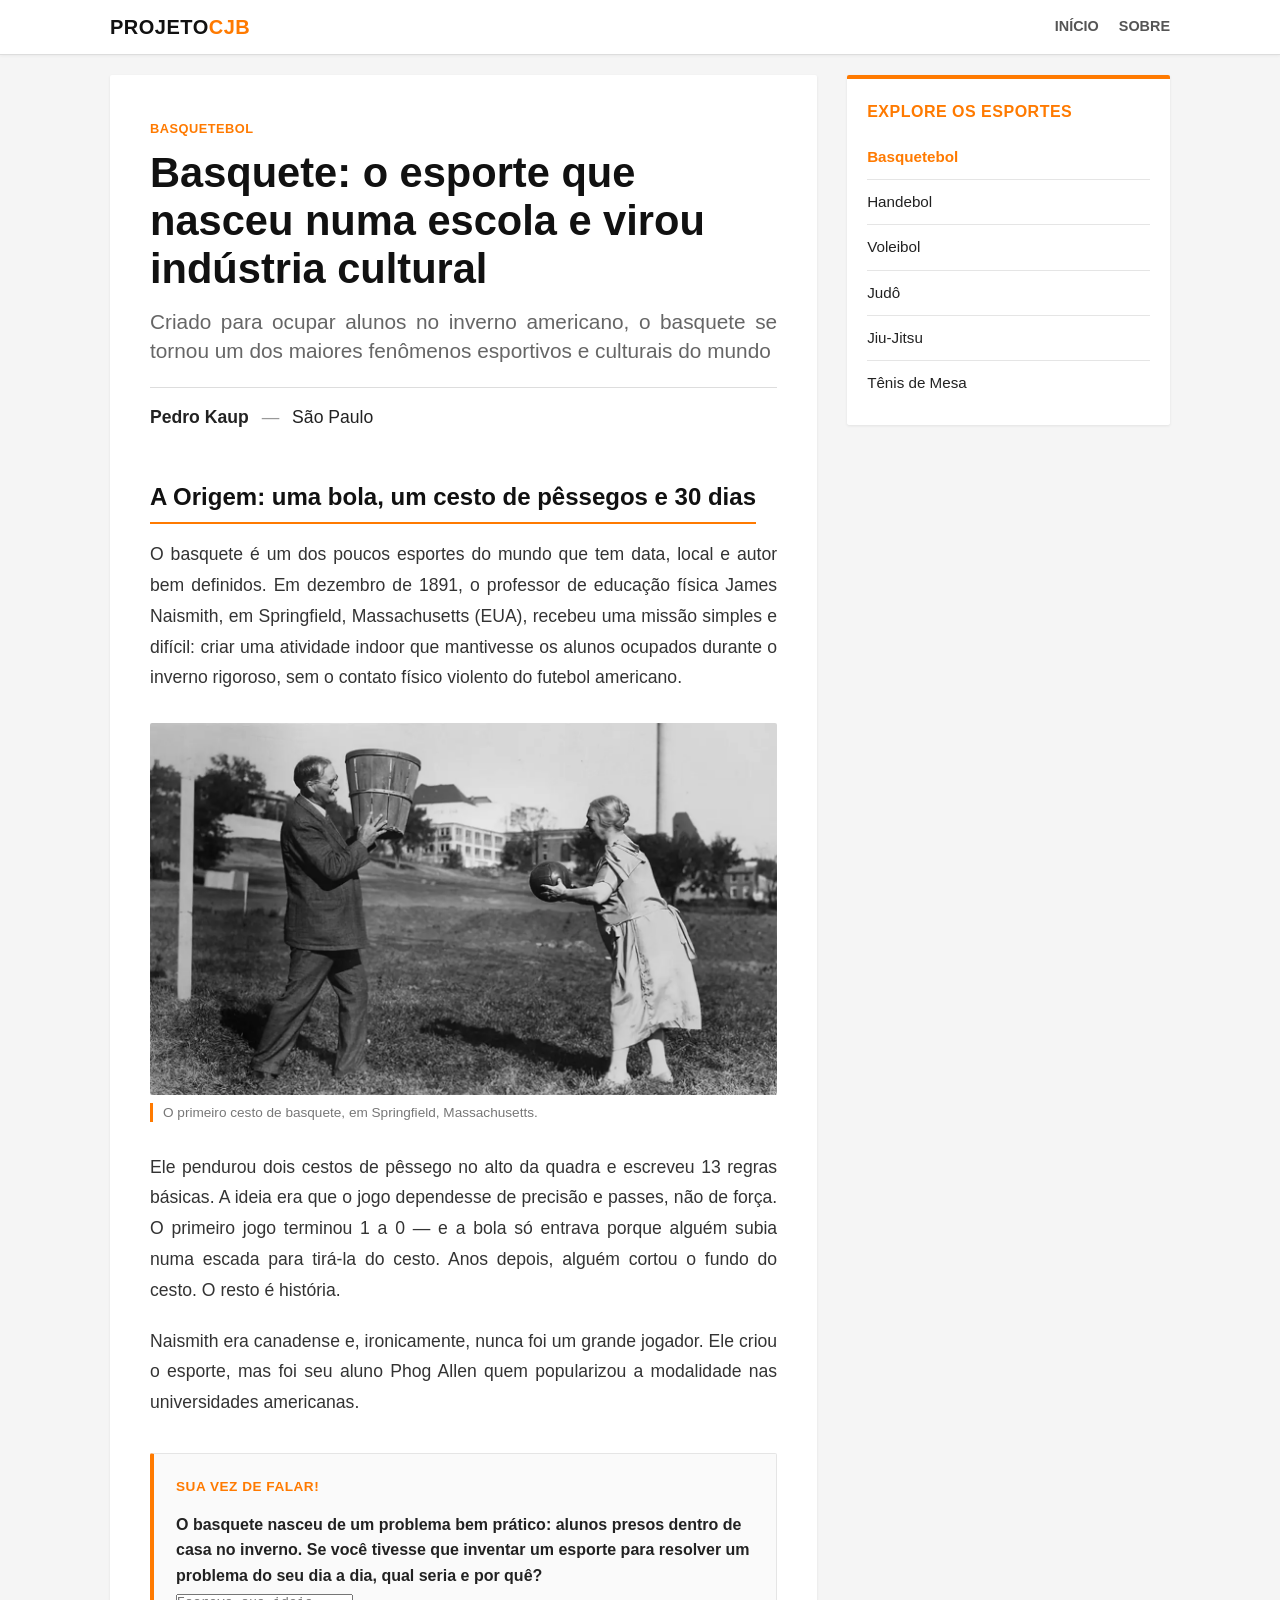
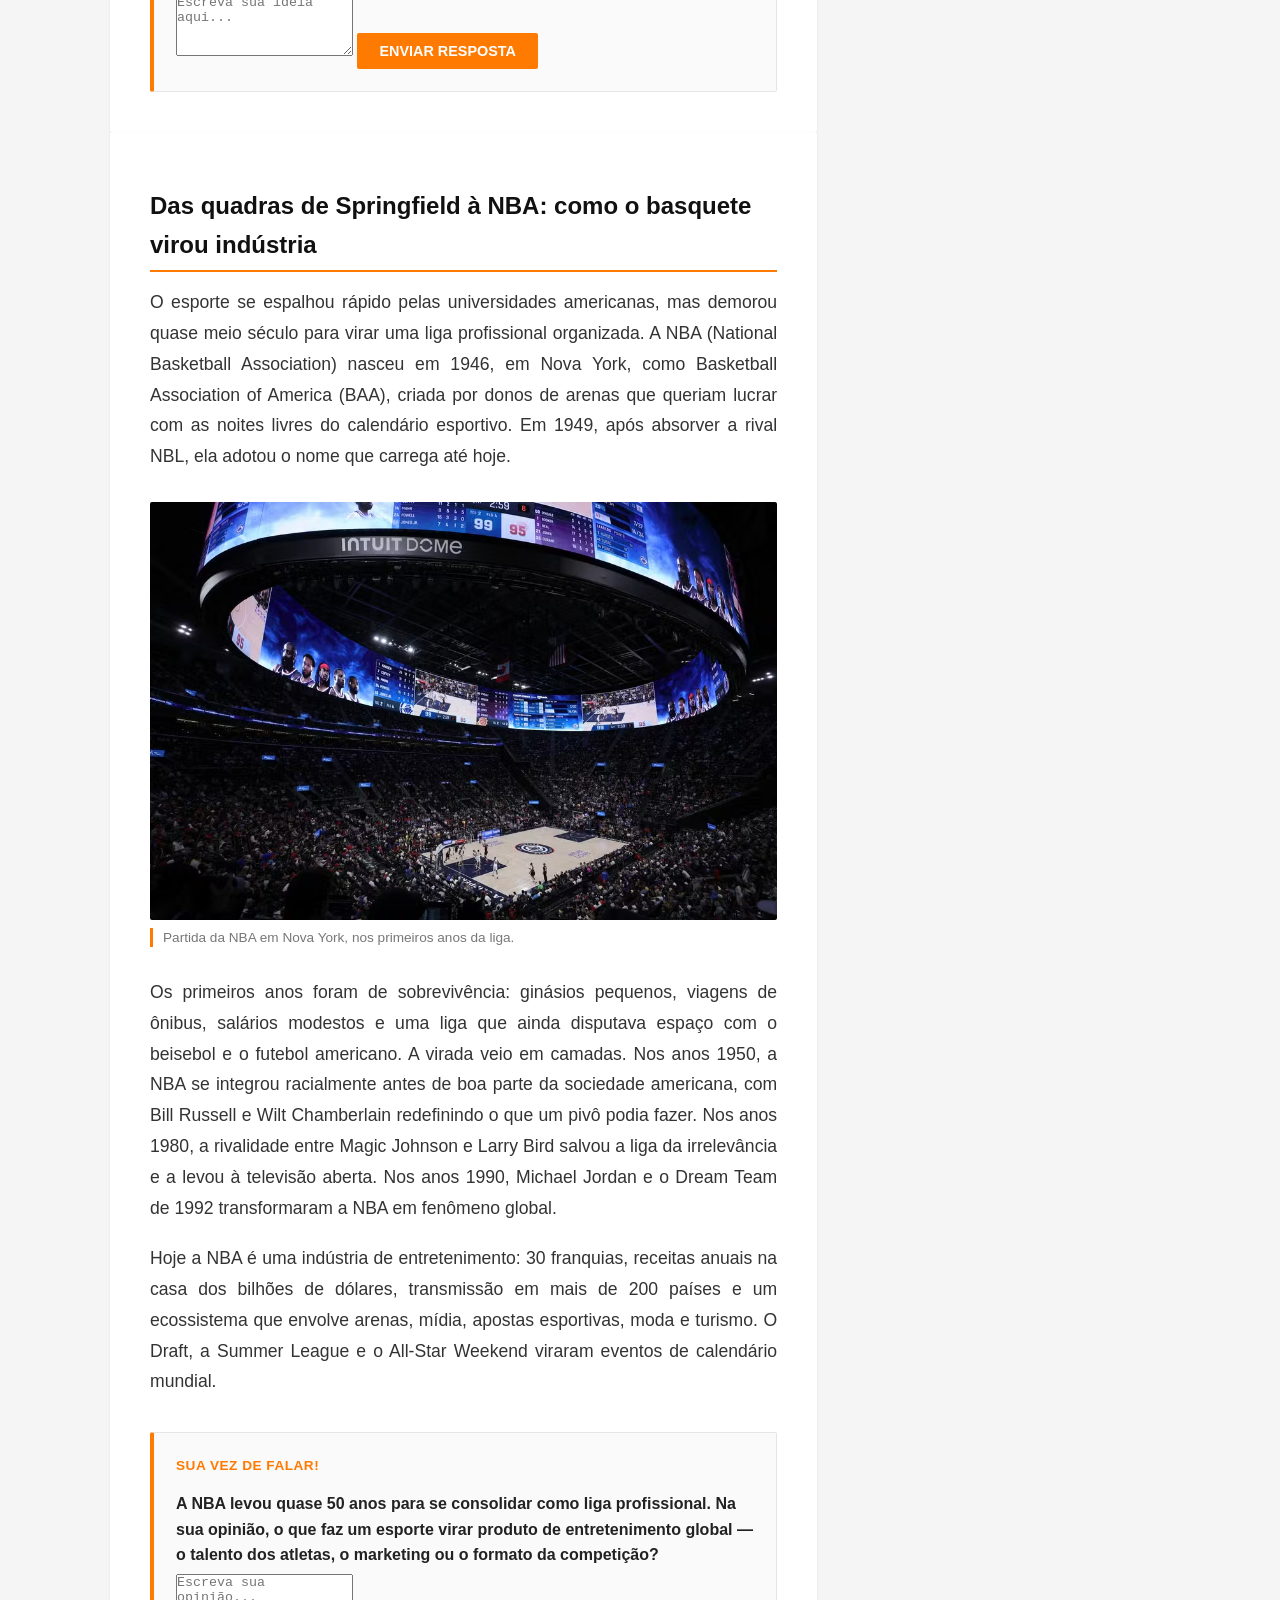
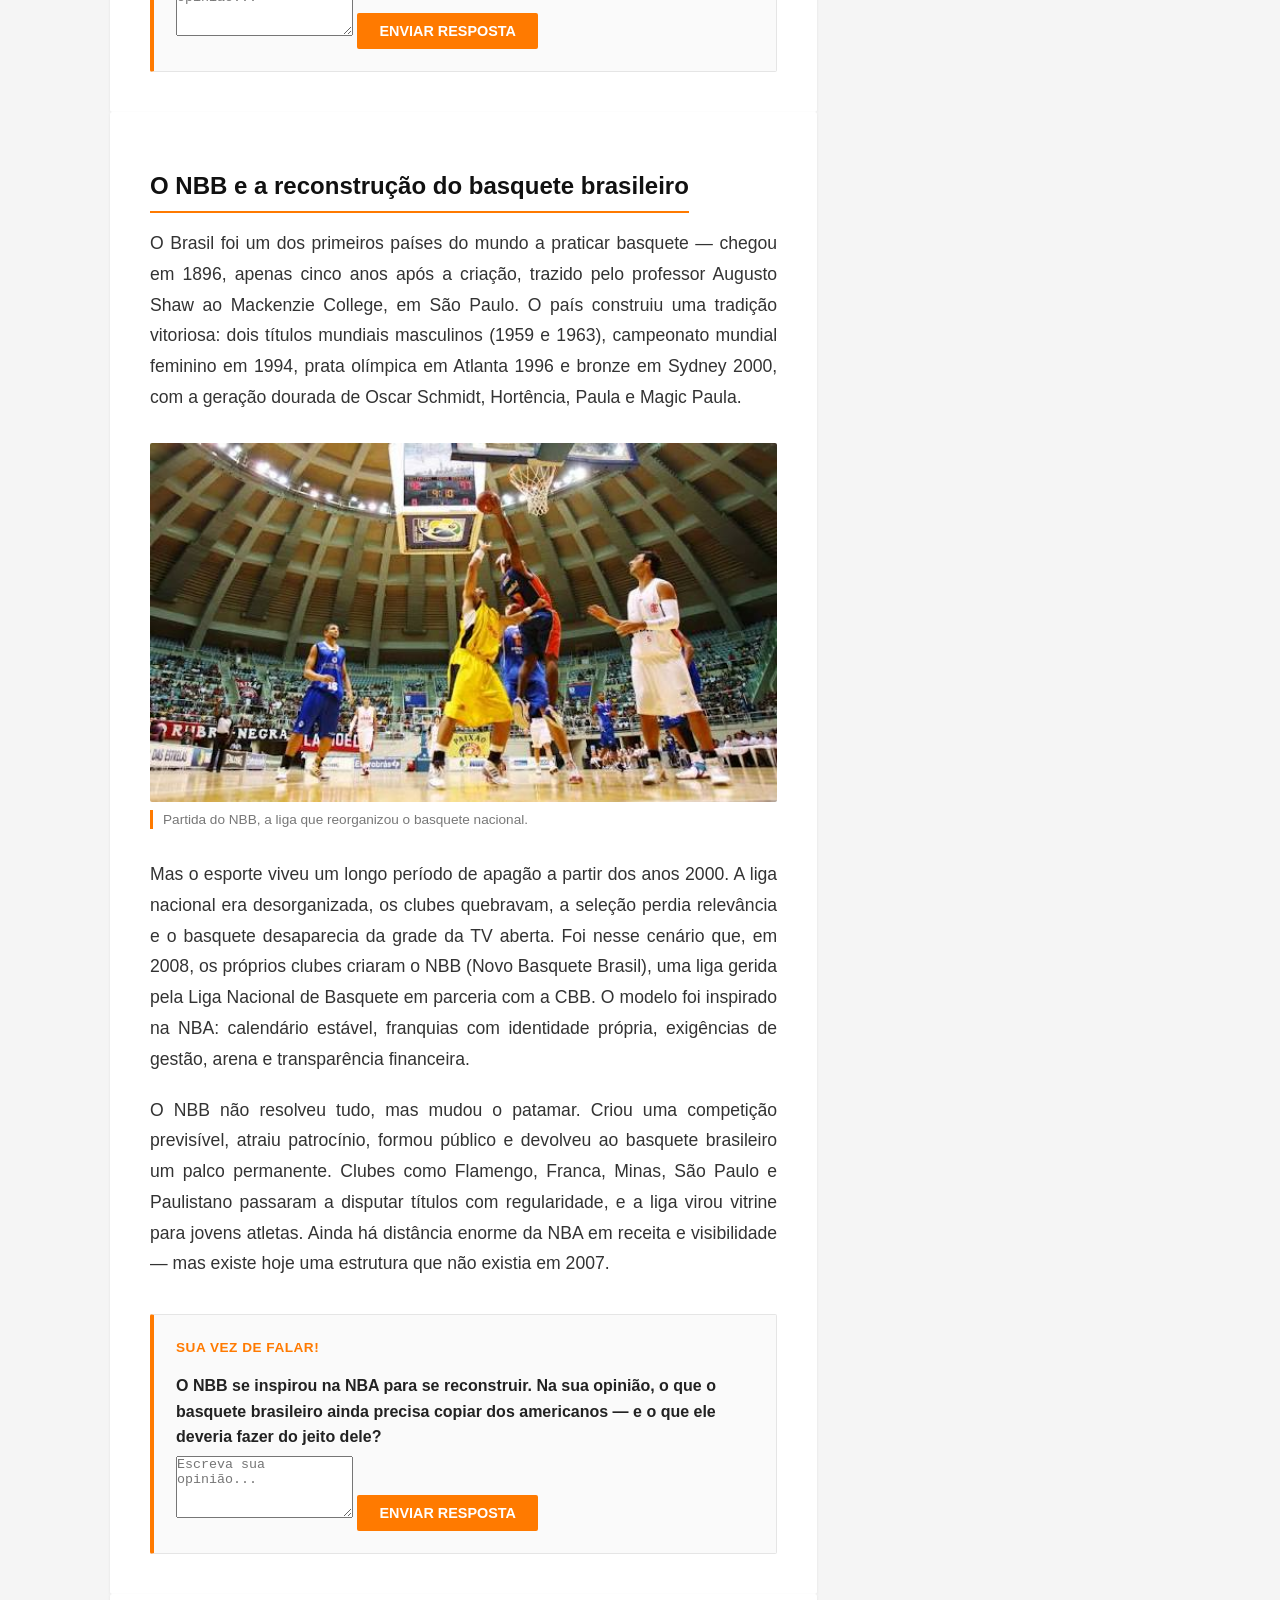
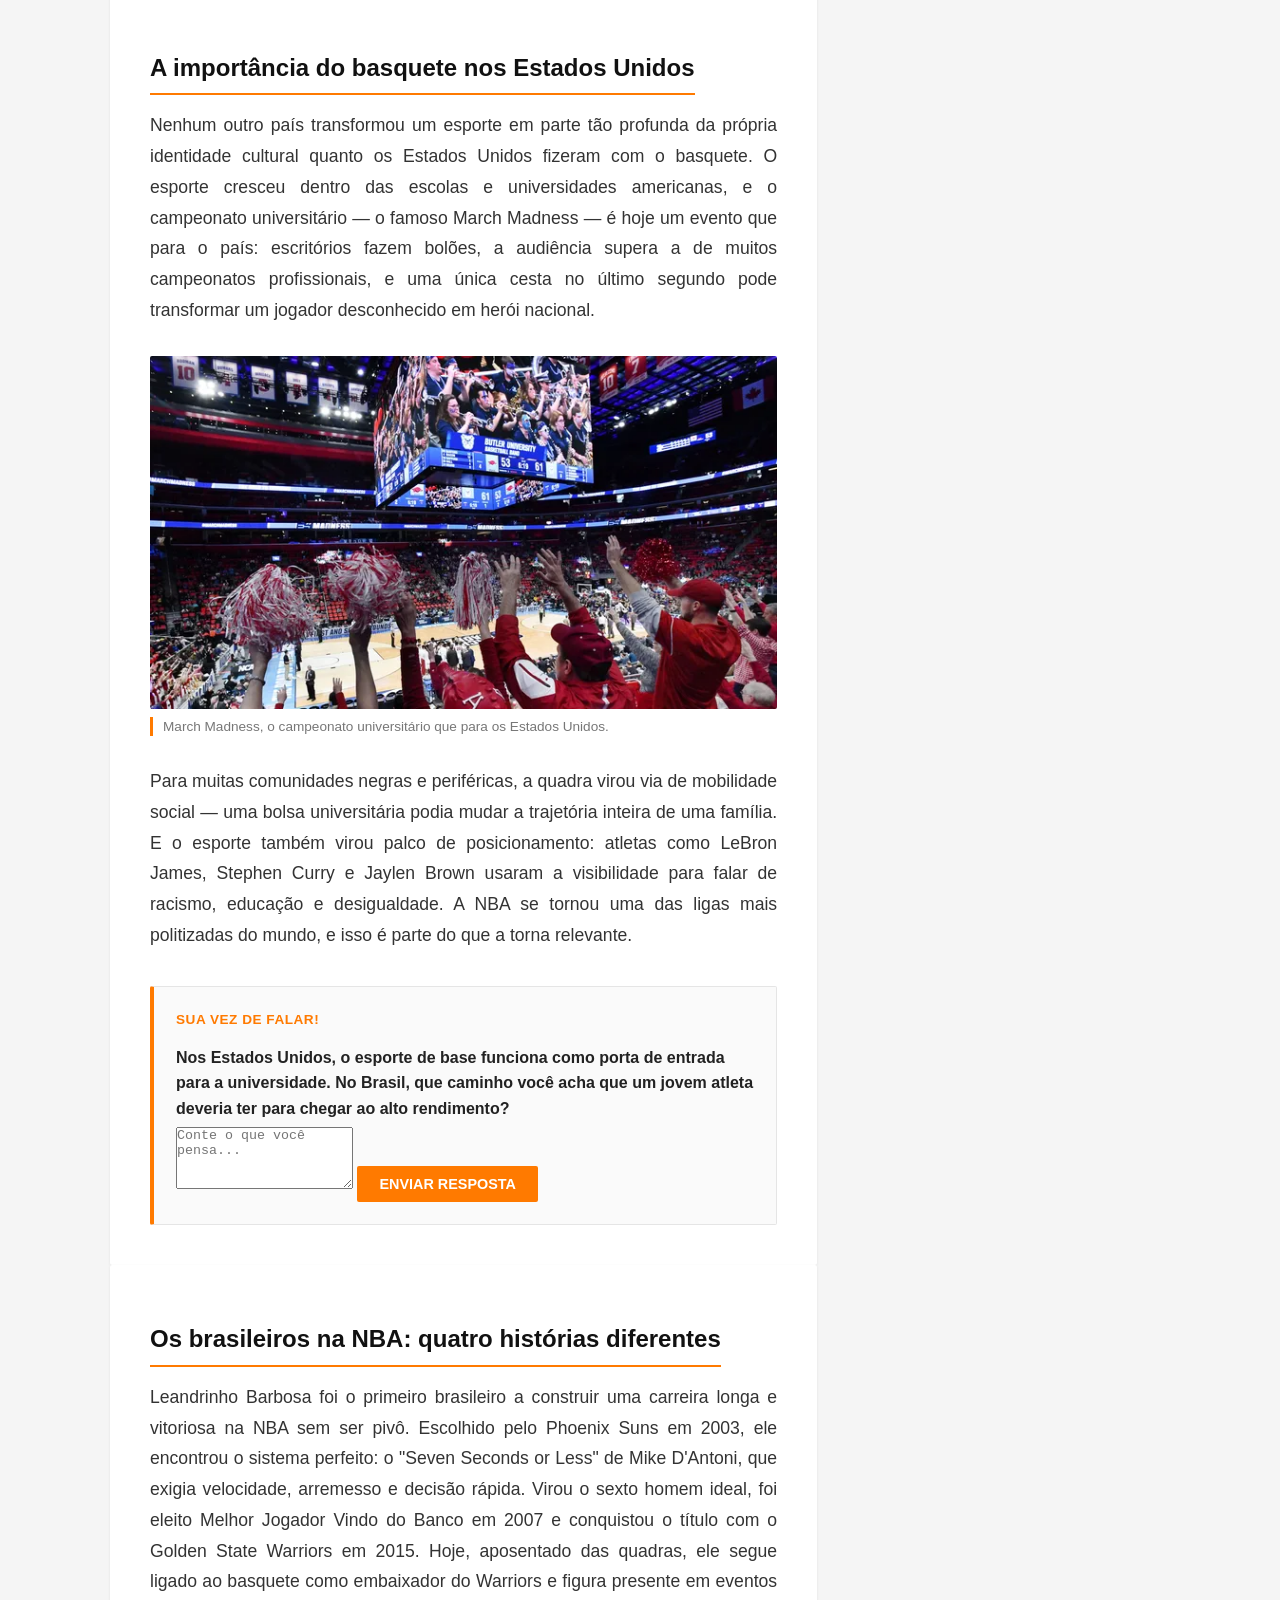
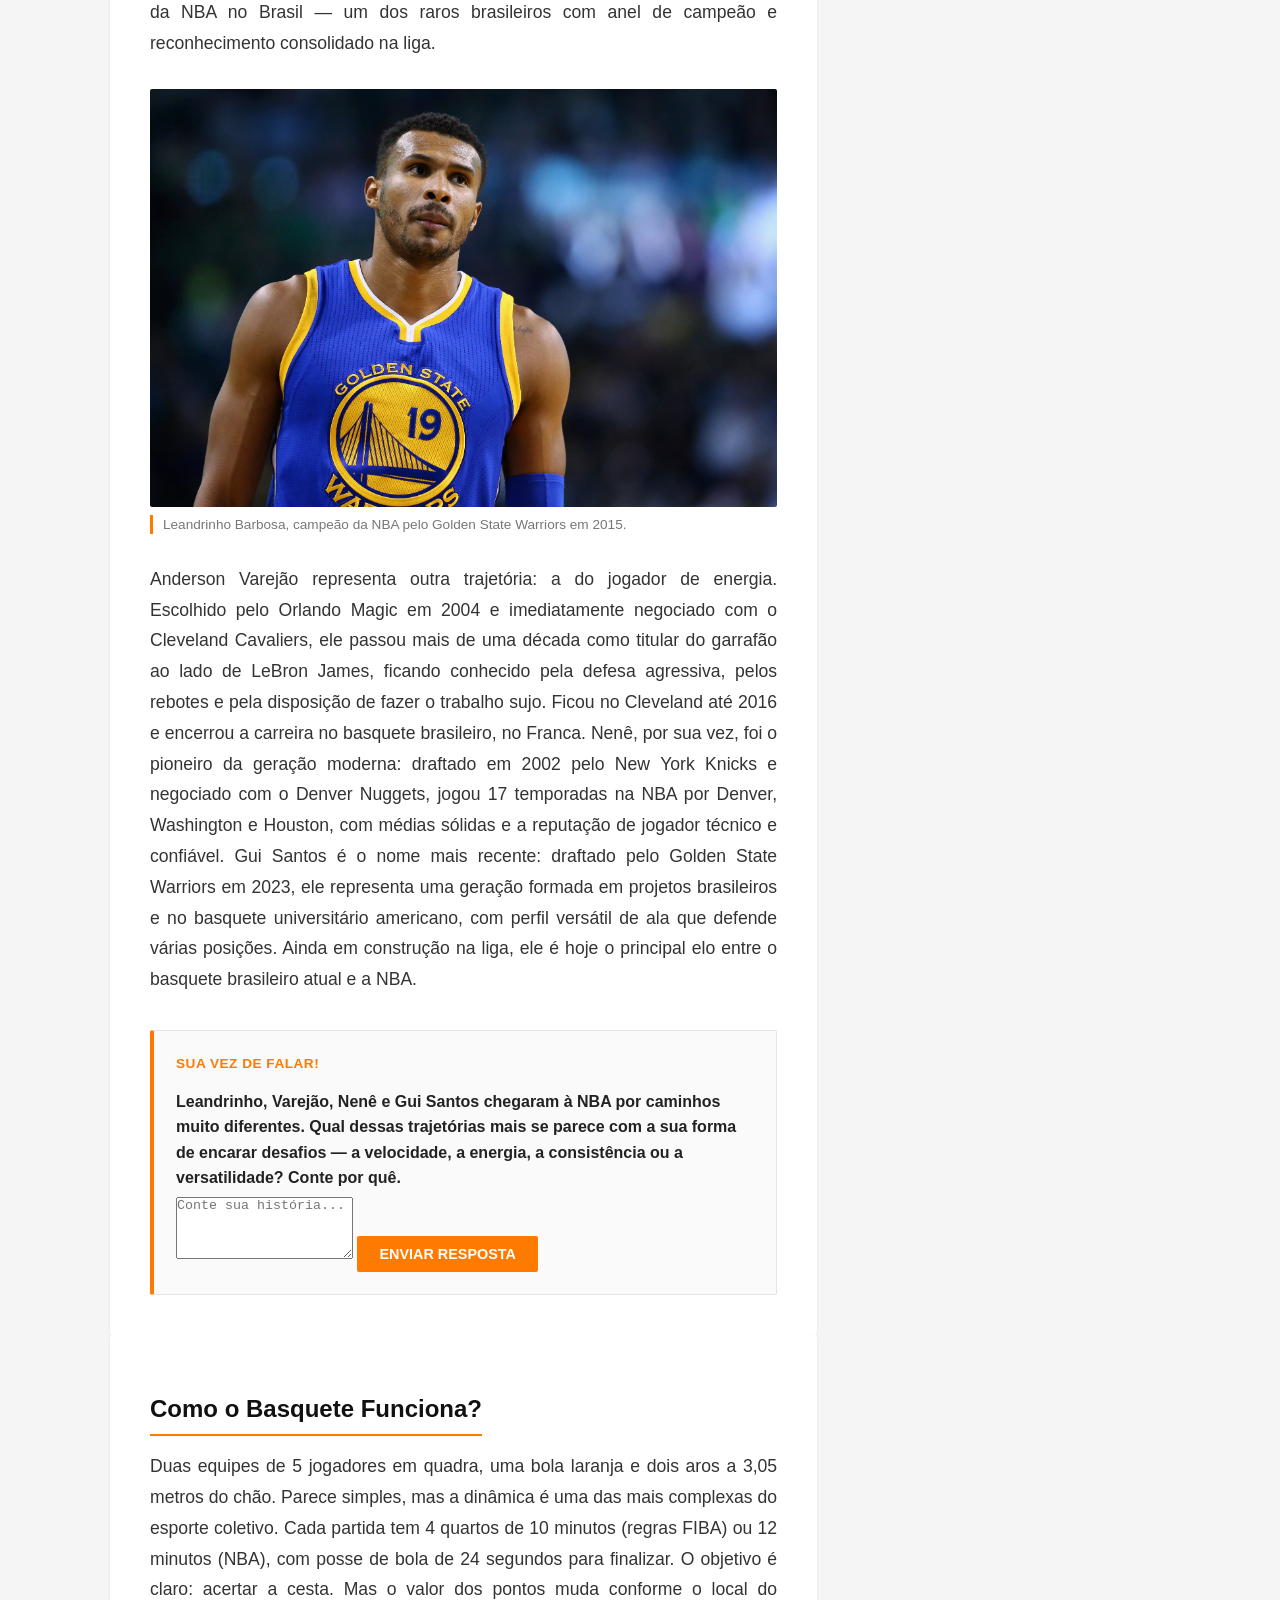
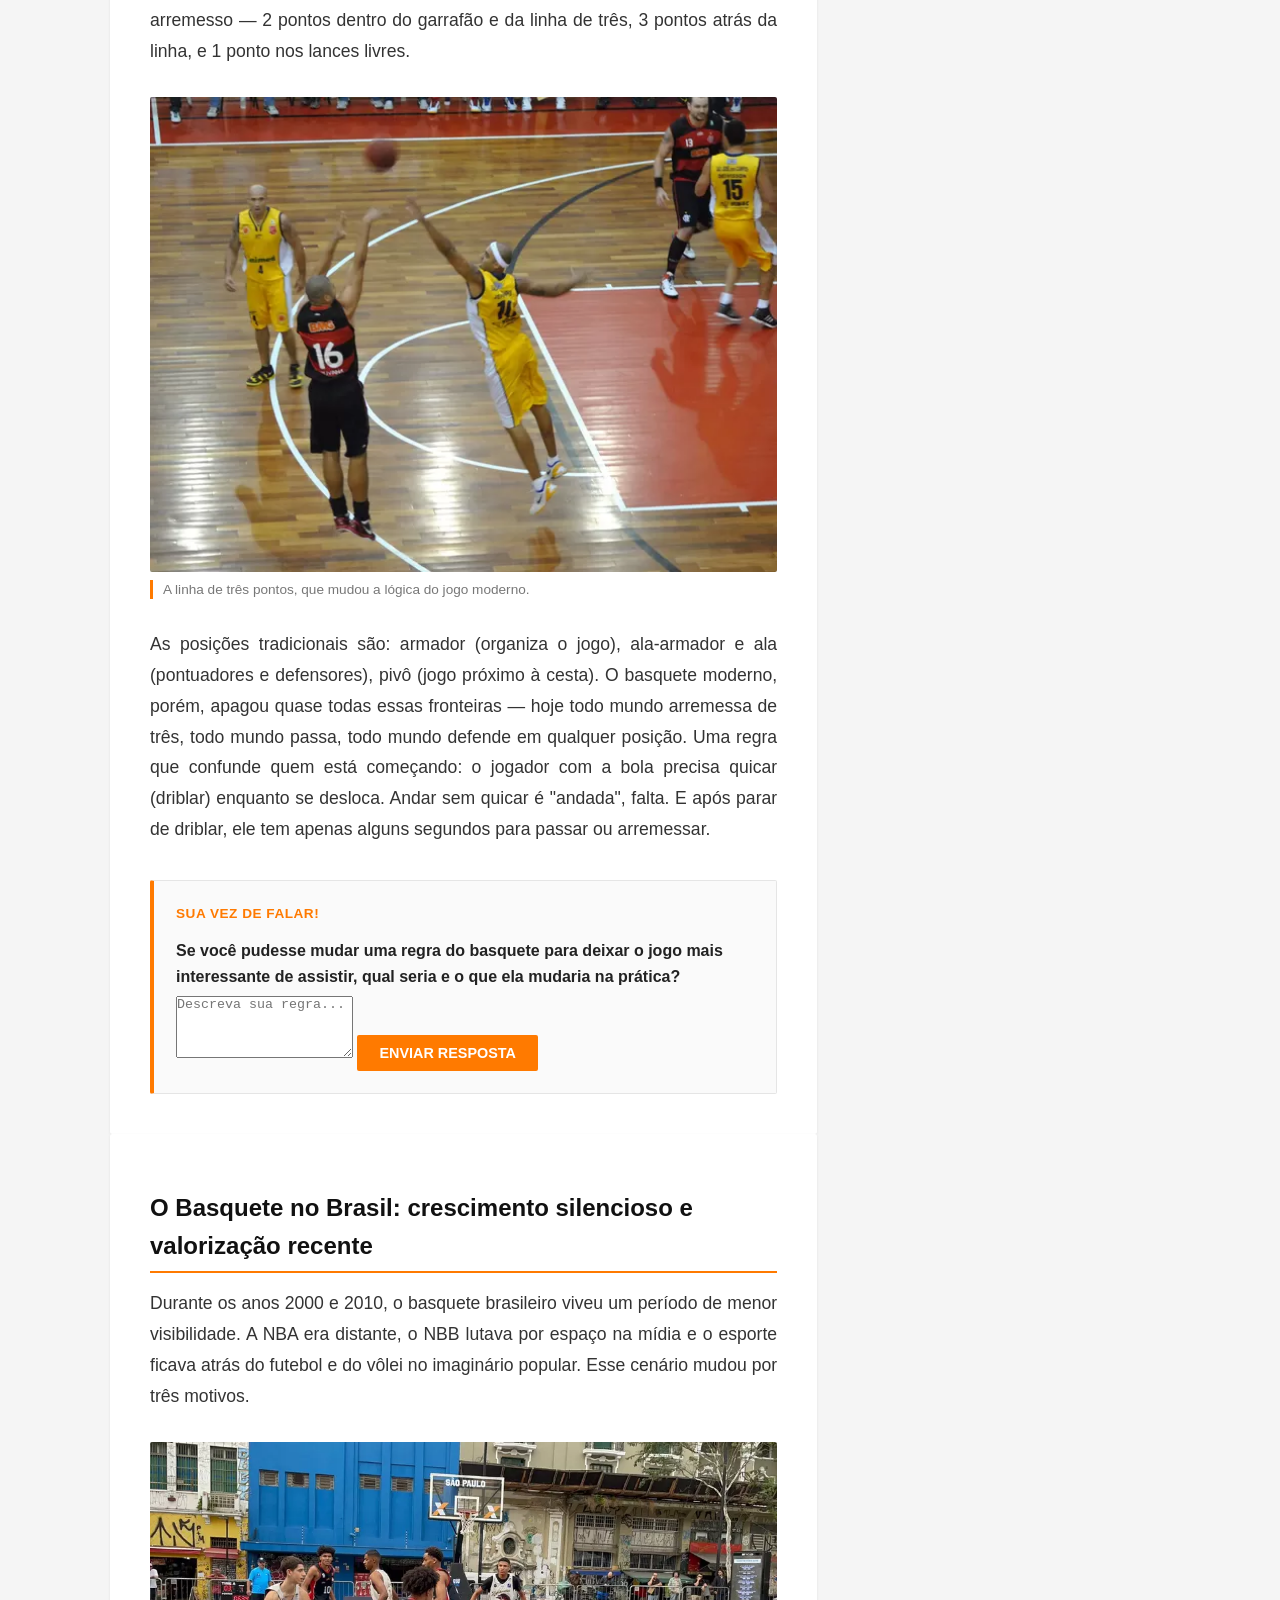
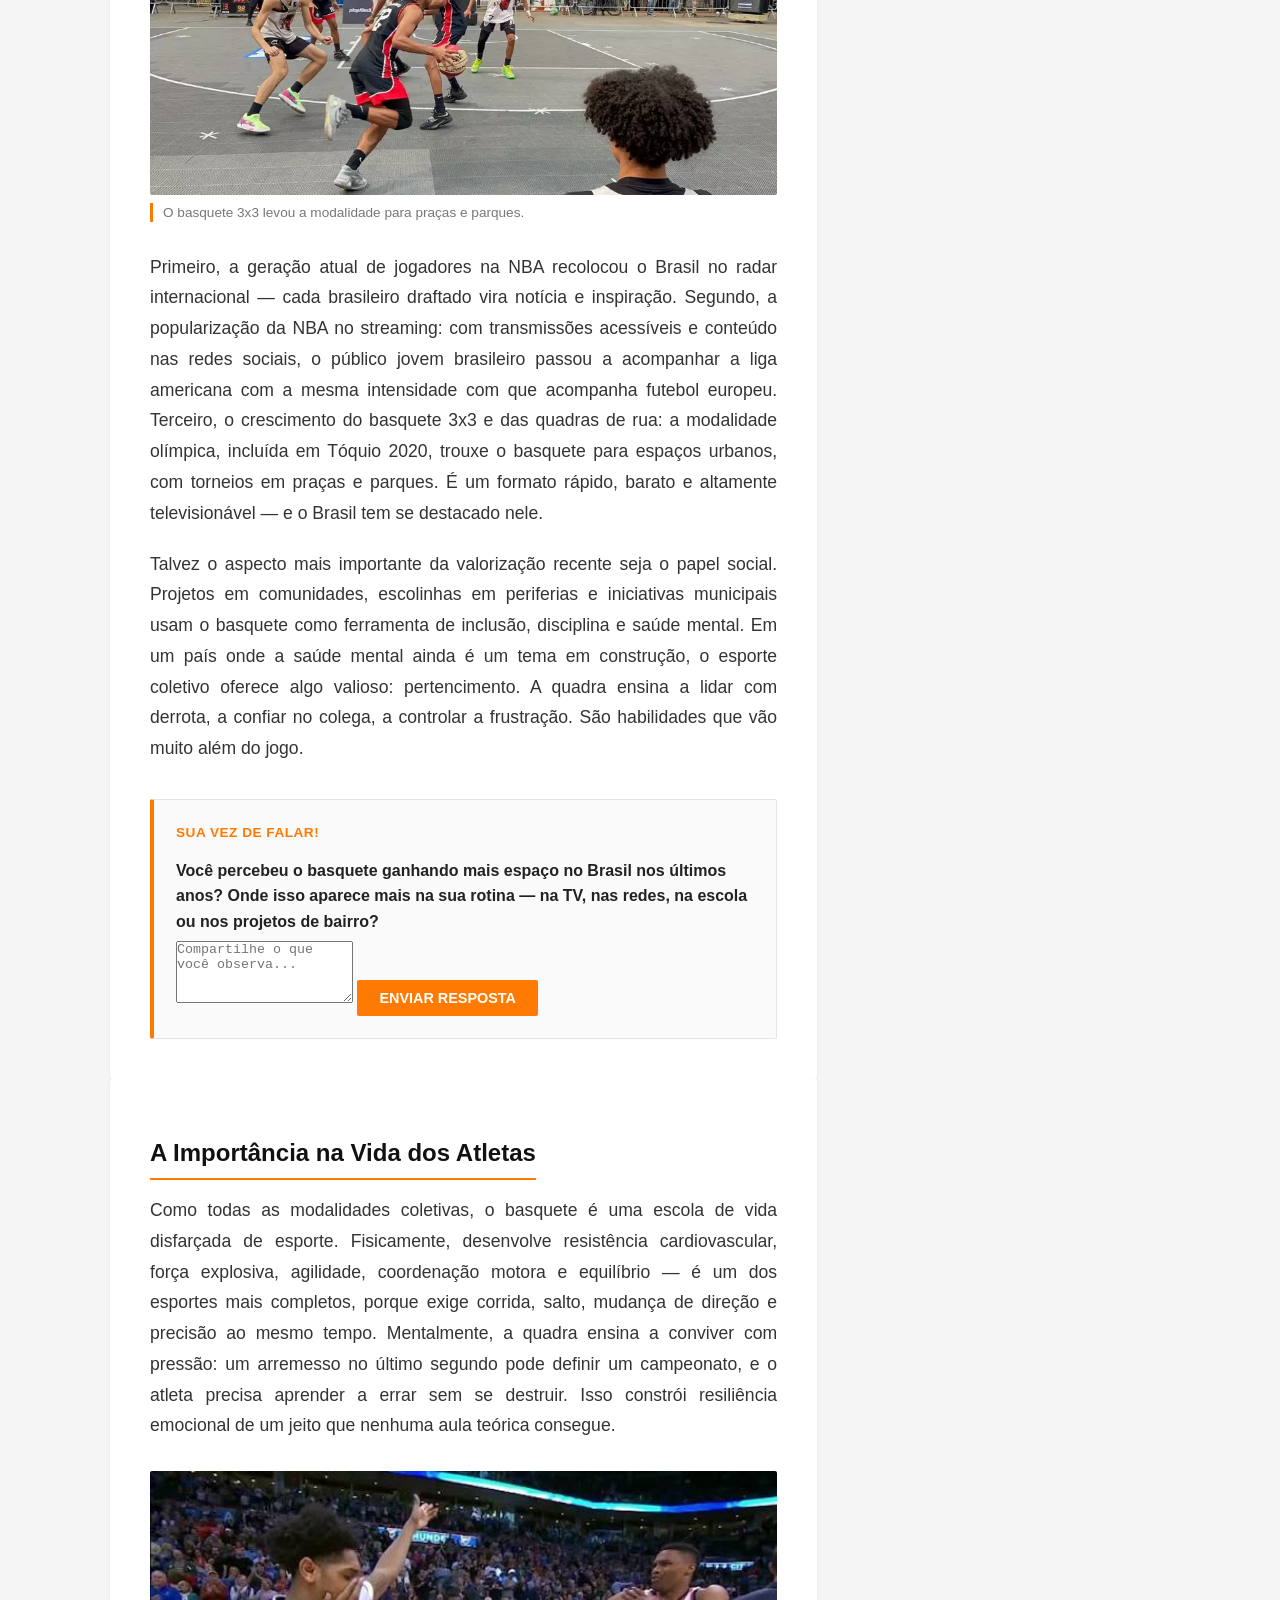
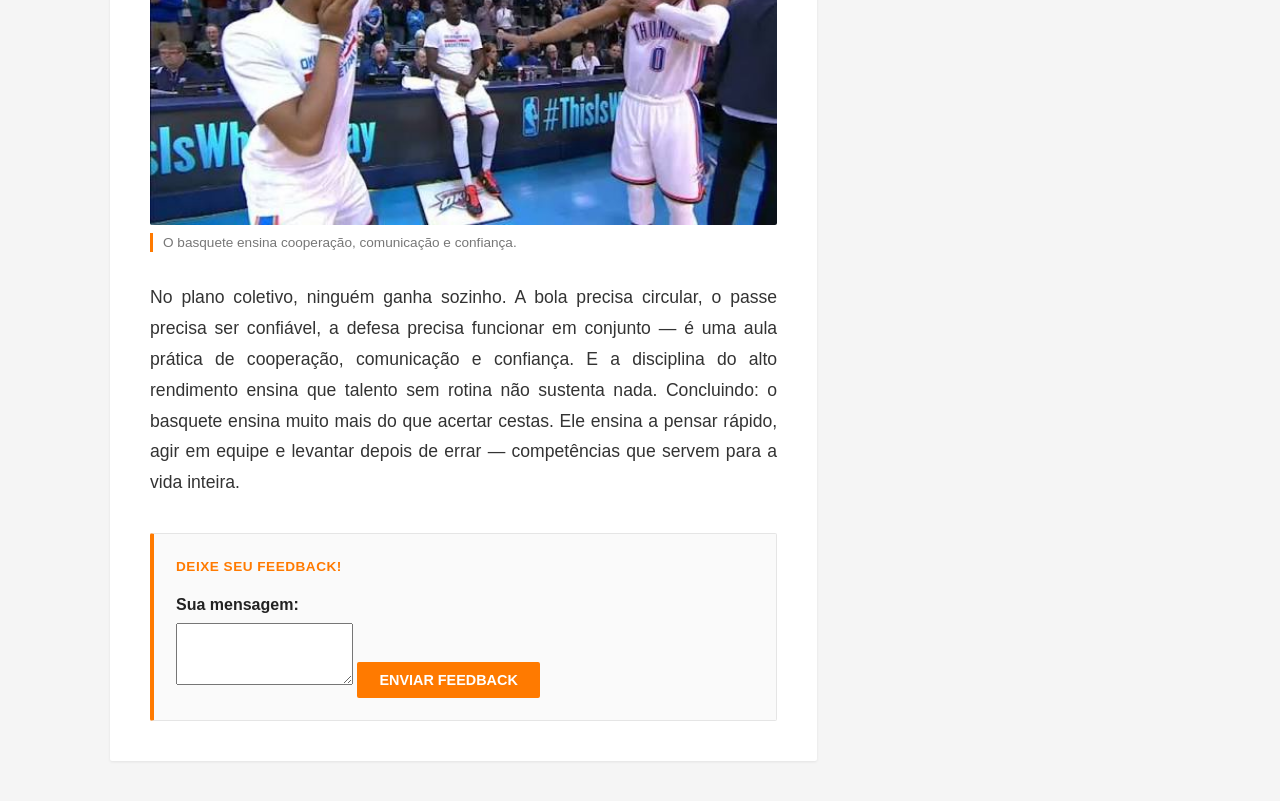
<file: basquete.html>
<!DOCTYPE html>
<html lang="pt-BR">

<head>
	<meta charset="UTF-8">
	<meta name="viewport" content="width=device-width, initial-scale=1">
	<title>Basquetebol | Projeto CJB</title>
	<link rel="stylesheet" href="style.css">
	<link rel="stylesheet" href="esporte.css">
</head>

<body class="pagina-esporte">

	<nav class="navbar">

		<div class="navbar-container">

			<a href="index.html" class="navbar-logo">Projeto<span>CJB</span></a>

			<div class="navbar-menu">

				<a href="index.html" class="navbar-item">Início</a>
				<a href="sobre.html" class="navbar-item">Sobre</a>
			</div>

		</div>
	</nav>

	<div class="esporte-layout">

		<main class="conteudo-esporte">

			<article class="materia">

				<header class="materia-cabecalho">

					<span class="materia-categoria">Basquetebol</span>

					<h1>Basquete: o esporte que nasceu numa escola e virou indústria cultural</h1>

					<p class="subtitulo">
					Criado para ocupar alunos no inverno americano, o basquete se tornou um dos maiores fenômenos esportivos e culturais do mundo
					</p>

					<p class="materia-autoria">
						<strong>Pedro Kaup</strong>
						<span class="separador">—</span>
						São Paulo
					</p>

				</header>

				<h2>A Origem: uma bola, um cesto de pêssegos e 30 dias</h2>

				<p>
				O basquete é um dos poucos esportes do mundo que tem data, local e autor bem definidos. Em dezembro de 1891, o professor de educação física James Naismith, em Springfield, Massachusetts (EUA), recebeu uma missão simples e difícil: criar uma atividade indoor que mantivesse os alunos ocupados durante o inverno rigoroso, sem o contato físico violento do futebol americano.
				</p>

				<figure>
					<img src="imagens/basquete1.webp" alt="Cesto de pêssegos original usado nos primeiros jogos de basquete">
					<figcaption>O primeiro cesto de basquete, em Springfield, Massachusetts.</figcaption>
				</figure>

				<p>
				Ele pendurou dois cestos de pêssego no alto da quadra e escreveu 13 regras básicas. A ideia era que o jogo dependesse de precisão e passes, não de força. O primeiro jogo terminou 1 a 0 — e a bola só entrava porque alguém subia numa escada para tirá-la do cesto. Anos depois, alguém cortou o fundo do cesto. O resto é história.
				</p>

				<p>
				Naismith era canadense e, ironicamente, nunca foi um grande jogador. Ele criou o esporte, mas foi seu aluno Phog Allen quem popularizou a modalidade nas universidades americanas.
				</p>

				<form class="enquete" action="#" method="post">

					<h3>Sua vez de falar!</h3>

					<label for="origem-1">O basquete nasceu de um problema bem prático: alunos presos dentro de casa no inverno. Se você tivesse que inventar um esporte para resolver um problema do seu dia a dia, qual seria e por quê?</label>
					<textarea id="origem-1" name="esporte-inventado" rows="4" placeholder="Escreva sua ideia aqui..." required></textarea>

					<button type="submit">Enviar resposta</button>

				</form>

			</article>

			<article class="materia">

				<h2>Das quadras de Springfield à NBA: como o basquete virou indústria</h2>

				<p>
				O esporte se espalhou rápido pelas universidades americanas, mas demorou quase meio século para virar uma liga profissional organizada. A NBA (National Basketball Association) nasceu em 1946, em Nova York, como Basketball Association of America (BAA), criada por donos de arenas que queriam lucrar com as noites livres do calendário esportivo. Em 1949, após absorver a rival NBL, ela adotou o nome que carrega até hoje.
				</p>

				<figure>
					<img src="imagens/basquete2.avif" alt="Jogo da NBA em arena lotada">
					<figcaption>Partida da NBA em Nova York, nos primeiros anos da liga.</figcaption>
				</figure>

				<p>
				Os primeiros anos foram de sobrevivência: ginásios pequenos, viagens de ônibus, salários modestos e uma liga que ainda disputava espaço com o beisebol e o futebol americano. A virada veio em camadas. Nos anos 1950, a NBA se integrou racialmente antes de boa parte da sociedade americana, com Bill Russell e Wilt Chamberlain redefinindo o que um pivô podia fazer. Nos anos 1980, a rivalidade entre Magic Johnson e Larry Bird salvou a liga da irrelevância e a levou à televisão aberta. Nos anos 1990, Michael Jordan e o Dream Team de 1992 transformaram a NBA em fenômeno global.
				</p>

				<p>
				Hoje a NBA é uma indústria de entretenimento: 30 franquias, receitas anuais na casa dos bilhões de dólares, transmissão em mais de 200 países e um ecossistema que envolve arenas, mídia, apostas esportivas, moda e turismo. O Draft, a Summer League e o All-Star Weekend viraram eventos de calendário mundial.
				</p>

				<form class="enquete" action="#" method="post">

					<h3>Sua vez de falar!</h3>

					<label for="nba-1">A NBA levou quase 50 anos para se consolidar como liga profissional. Na sua opinião, o que faz um esporte virar produto de entretenimento global — o talento dos atletas, o marketing ou o formato da competição?</label>
					<textarea id="nba-1" name="nba-fator" rows="4" placeholder="Escreva sua opinião..." required></textarea>

					<button type="submit">Enviar resposta</button>

				</form>

			</article>

			<article class="materia">

				<h2>O NBB e a reconstrução do basquete brasileiro</h2>

				<p>
				O Brasil foi um dos primeiros países do mundo a praticar basquete — chegou em 1896, apenas cinco anos após a criação, trazido pelo professor Augusto Shaw ao Mackenzie College, em São Paulo. O país construiu uma tradição vitoriosa: dois títulos mundiais masculinos (1959 e 1963), campeonato mundial feminino em 1994, prata olímpica em Atlanta 1996 e bronze em Sydney 2000, com a geração dourada de Oscar Schmidt, Hortência, Paula e Magic Paula.
				</p>

				<figure>
					<img src="imagens/basquete3.jfif" alt="Jogo do Novo Basquete Brasil em ginásio lotado">
					<figcaption>Partida do NBB, a liga que reorganizou o basquete nacional.</figcaption>
				</figure>

				<p>
				Mas o esporte viveu um longo período de apagão a partir dos anos 2000. A liga nacional era desorganizada, os clubes quebravam, a seleção perdia relevância e o basquete desaparecia da grade da TV aberta. Foi nesse cenário que, em 2008, os próprios clubes criaram o NBB (Novo Basquete Brasil), uma liga gerida pela Liga Nacional de Basquete em parceria com a CBB. O modelo foi inspirado na NBA: calendário estável, franquias com identidade própria, exigências de gestão, arena e transparência financeira.
				</p>

				<p>
				O NBB não resolveu tudo, mas mudou o patamar. Criou uma competição previsível, atraiu patrocínio, formou público e devolveu ao basquete brasileiro um palco permanente. Clubes como Flamengo, Franca, Minas, São Paulo e Paulistano passaram a disputar títulos com regularidade, e a liga virou vitrine para jovens atletas. Ainda há distância enorme da NBA em receita e visibilidade — mas existe hoje uma estrutura que não existia em 2007.
				</p>

				<form class="enquete" action="#" method="post">

					<h3>Sua vez de falar!</h3>

					<label for="nbb-1">O NBB se inspirou na NBA para se reconstruir. Na sua opinião, o que o basquete brasileiro ainda precisa copiar dos americanos — e o que ele deveria fazer do jeito dele?</label>
					<textarea id="nbb-1" name="nbb-copiar" rows="4" placeholder="Escreva sua opinião..." required></textarea>

					<button type="submit">Enviar resposta</button>

				</form>

			</article>

			<article class="materia">

				<h2>A importância do basquete nos Estados Unidos</h2>

				<p>
				Nenhum outro país transformou um esporte em parte tão profunda da própria identidade cultural quanto os Estados Unidos fizeram com o basquete. O esporte cresceu dentro das escolas e universidades americanas, e o campeonato universitário — o famoso March Madness — é hoje um evento que para o país: escritórios fazem bolões, a audiência supera a de muitos campeonatos profissionais, e uma única cesta no último segundo pode transformar um jogador desconhecido em herói nacional.
				</p>

				<figure>
					<img src="imagens/basquete4.webp" alt="Torcida universitária durante o March Madness">
					<figcaption>March Madness, o campeonato universitário que para os Estados Unidos.</figcaption>
				</figure>

				<p>
				Para muitas comunidades negras e periféricas, a quadra virou via de mobilidade social — uma bolsa universitária podia mudar a trajetória inteira de uma família. E o esporte também virou palco de posicionamento: atletas como LeBron James, Stephen Curry e Jaylen Brown usaram a visibilidade para falar de racismo, educação e desigualdade. A NBA se tornou uma das ligas mais politizadas do mundo, e isso é parte do que a torna relevante.
				</p>

				<form class="enquete" action="#" method="post">

					<h3>Sua vez de falar!</h3>

					<label for="eua-1">Nos Estados Unidos, o esporte de base funciona como porta de entrada para a universidade. No Brasil, que caminho você acha que um jovem atleta deveria ter para chegar ao alto rendimento?</label>
					<textarea id="eua-1" name="caminho-atleta" rows="4" placeholder="Conte o que você pensa..." required></textarea>

					<button type="submit">Enviar resposta</button>

				</form>

			</article>

			<article class="materia">

				<h2>Os brasileiros na NBA: quatro histórias diferentes</h2>

				<p>
				Leandrinho Barbosa foi o primeiro brasileiro a construir uma carreira longa e vitoriosa na NBA sem ser pivô. Escolhido pelo Phoenix Suns em 2003, ele encontrou o sistema perfeito: o "Seven Seconds or Less" de Mike D'Antoni, que exigia velocidade, arremesso e decisão rápida. Virou o sexto homem ideal, foi eleito Melhor Jogador Vindo do Banco em 2007 e conquistou o título com o Golden State Warriors em 2015. Hoje, aposentado das quadras, ele segue ligado ao basquete como embaixador do Warriors e figura presente em eventos da NBA no Brasil — um dos raros brasileiros com anel de campeão e reconhecimento consolidado na liga.
				</p>

				<figure>
					<img src="imagens/basquete5.webp" alt="Leandrinho Barbosa em quadra pela seleção brasileira">
					<figcaption>Leandrinho Barbosa, campeão da NBA pelo Golden State Warriors em 2015.</figcaption>
				</figure>

				<p>
				Anderson Varejão representa outra trajetória: a do jogador de energia. Escolhido pelo Orlando Magic em 2004 e imediatamente negociado com o Cleveland Cavaliers, ele passou mais de uma década como titular do garrafão ao lado de LeBron James, ficando conhecido pela defesa agressiva, pelos rebotes e pela disposição de fazer o trabalho sujo. Ficou no Cleveland até 2016 e encerrou a carreira no basquete brasileiro, no Franca. Nenê, por sua vez, foi o pioneiro da geração moderna: draftado em 2002 pelo New York Knicks e negociado com o Denver Nuggets, jogou 17 temporadas na NBA por Denver, Washington e Houston, com médias sólidas e a reputação de jogador técnico e confiável. Gui Santos é o nome mais recente: draftado pelo Golden State Warriors em 2023, ele representa uma geração formada em projetos brasileiros e no basquete universitário americano, com perfil versátil de ala que defende várias posições. Ainda em construção na liga, ele é hoje o principal elo entre o basquete brasileiro atual e a NBA.
				</p>

				<form class="enquete" action="#" method="post">

					<h3>Sua vez de falar!</h3>

					<label for="brasileiros-1">Leandrinho, Varejão, Nenê e Gui Santos chegaram à NBA por caminhos muito diferentes. Qual dessas trajetórias mais se parece com a sua forma de encarar desafios — a velocidade, a energia, a consistência ou a versatilidade? Conte por quê.</label>
					<textarea id="brasileiros-1" name="trajetoria" rows="4" placeholder="Conte sua história..." required></textarea>

					<button type="submit">Enviar resposta</button>

				</form>

			</article>

			<article class="materia">

				<h2>Como o Basquete Funciona?</h2>

				<p>
				Duas equipes de 5 jogadores em quadra, uma bola laranja e dois aros a 3,05 metros do chão. Parece simples, mas a dinâmica é uma das mais complexas do esporte coletivo. Cada partida tem 4 quartos de 10 minutos (regras FIBA) ou 12 minutos (NBA), com posse de bola de 24 segundos para finalizar. O objetivo é claro: acertar a cesta. Mas o valor dos pontos muda conforme o local do arremesso — 2 pontos dentro do garrafão e da linha de três, 3 pontos atrás da linha, e 1 ponto nos lances livres.
				</p>

				<figure>
					<img src="imagens/basquete6.webp" alt="Jogador arremessando de três pontos durante partida">
					<figcaption>A linha de três pontos, que mudou a lógica do jogo moderno.</figcaption>
				</figure>

				<p>
				As posições tradicionais são: armador (organiza o jogo), ala-armador e ala (pontuadores e defensores), pivô (jogo próximo à cesta). O basquete moderno, porém, apagou quase todas essas fronteiras — hoje todo mundo arremessa de três, todo mundo passa, todo mundo defende em qualquer posição. Uma regra que confunde quem está começando: o jogador com a bola precisa quicar (driblar) enquanto se desloca. Andar sem quicar é "andada", falta. E após parar de driblar, ele tem apenas alguns segundos para passar ou arremessar.
				</p>

				<form class="enquete" action="#" method="post">

					<h3>Sua vez de falar!</h3>

					<label for="regras-1">Se você pudesse mudar uma regra do basquete para deixar o jogo mais interessante de assistir, qual seria e o que ela mudaria na prática?</label>
					<textarea id="regras-1" name="regra-nova" rows="4" placeholder="Descreva sua regra..." required></textarea>

					<button type="submit">Enviar resposta</button>

				</form>

			</article>

			<article class="materia">

				<h2>O Basquete no Brasil: crescimento silencioso e valorização recente</h2>

				<p>
				Durante os anos 2000 e 2010, o basquete brasileiro viveu um período de menor visibilidade. A NBA era distante, o NBB lutava por espaço na mídia e o esporte ficava atrás do futebol e do vôlei no imaginário popular. Esse cenário mudou por três motivos.
				</p>

				<figure>
					<img src="imagens/basquete7.webp" alt="Jovens jogando basquete em quadra de rua">
					<figcaption>O basquete 3x3 levou a modalidade para praças e parques.</figcaption>
				</figure>

				<p>
				Primeiro, a geração atual de jogadores na NBA recolocou o Brasil no radar internacional — cada brasileiro draftado vira notícia e inspiração. Segundo, a popularização da NBA no streaming: com transmissões acessíveis e conteúdo nas redes sociais, o público jovem brasileiro passou a acompanhar a liga americana com a mesma intensidade com que acompanha futebol europeu. Terceiro, o crescimento do basquete 3x3 e das quadras de rua: a modalidade olímpica, incluída em Tóquio 2020, trouxe o basquete para espaços urbanos, com torneios em praças e parques. É um formato rápido, barato e altamente televisionável — e o Brasil tem se destacado nele.
				</p>

				<p>
				Talvez o aspecto mais importante da valorização recente seja o papel social. Projetos em comunidades, escolinhas em periferias e iniciativas municipais usam o basquete como ferramenta de inclusão, disciplina e saúde mental. Em um país onde a saúde mental ainda é um tema em construção, o esporte coletivo oferece algo valioso: pertencimento. A quadra ensina a lidar com derrota, a confiar no colega, a controlar a frustração. São habilidades que vão muito além do jogo.
				</p>

				<form class="enquete" action="#" method="post">

					<h3>Sua vez de falar!</h3>

					<label for="brasil-1">Você percebeu o basquete ganhando mais espaço no Brasil nos últimos anos? Onde isso aparece mais na sua rotina — na TV, nas redes, na escola ou nos projetos de bairro?</label>
					<textarea id="brasil-1" name="basquete-brasil" rows="4" placeholder="Compartilhe o que você observa..." required></textarea>

					<button type="submit">Enviar resposta</button>

				</form>

			</article>

			<article class="materia">

				<h2>A Importância na Vida dos Atletas</h2>

				<p>
				Como todas as modalidades coletivas, o basquete é uma escola de vida disfarçada de esporte. Fisicamente, desenvolve resistência cardiovascular, força explosiva, agilidade, coordenação motora e equilíbrio — é um dos esportes mais completos, porque exige corrida, salto, mudança de direção e precisão ao mesmo tempo. Mentalmente, a quadra ensina a conviver com pressão: um arremesso no último segundo pode definir um campeonato, e o atleta precisa aprender a errar sem se destruir. Isso constrói resiliência emocional de um jeito que nenhuma aula teórica consegue.
				</p>

				<figure>
					<img src="imagens/basquete8.jfif" alt="Equipe de basquete reunida em quadra após partida">
					<figcaption>O basquete ensina cooperação, comunicação e confiança.</figcaption>
				</figure>

				<p>
				No plano coletivo, ninguém ganha sozinho. A bola precisa circular, o passe precisa ser confiável, a defesa precisa funcionar em conjunto — é uma aula prática de cooperação, comunicação e confiança. E a disciplina do alto rendimento ensina que talento sem rotina não sustenta nada. Concluindo: o basquete ensina muito mais do que acertar cestas. Ele ensina a pensar rápido, agir em equipe e levantar depois de errar — competências que servem para a vida inteira.
				</p>

				<form class="enquete" action="#" method="post">

					<h3>Deixe seu feedback!</h3>
					
					<label for="mensagem">Sua mensagem:</label>
					<textarea id="mensagem" name="mensagem" rows="4" required></textarea>

					<button type="submit">Enviar Feedback</button>

				</form>

			</article>

		</main>

		<aside class="navegacao-esporte">

			<h2>Explore os esportes</h2>

			<nav aria-label="Outras modalidades">

				<a href="basquete.html" aria-current="page">Basquetebol</a>
				<a href="handebol.html">Handebol</a>
				<a href="volei.html">Voleibol</a>
				<a href="judo.html">Judô</a>
				<a href="jiu-jitsu.html">Jiu-Jitsu</a>
				<a href="tenis-de-mesa.html">Tênis de Mesa</a>

			</nav>

		</aside>

	</div>

</body>
</html>
</file>
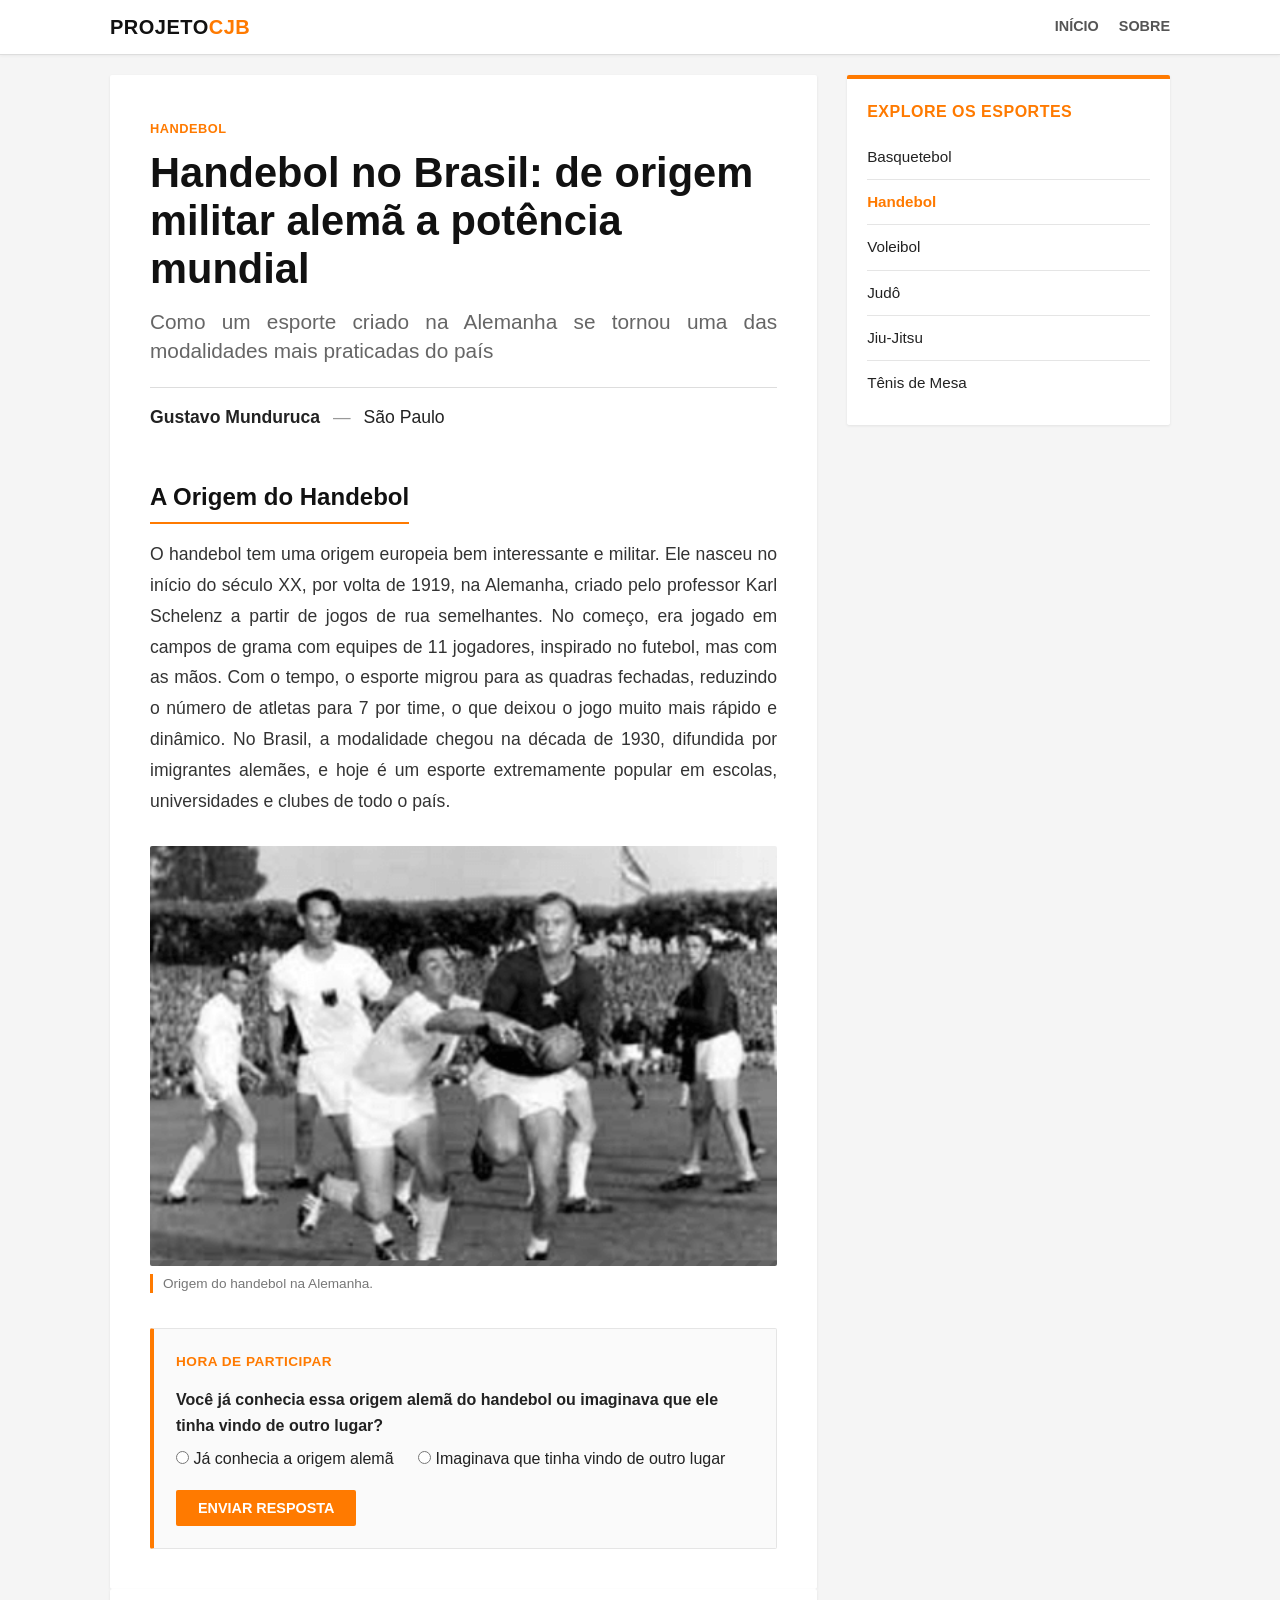
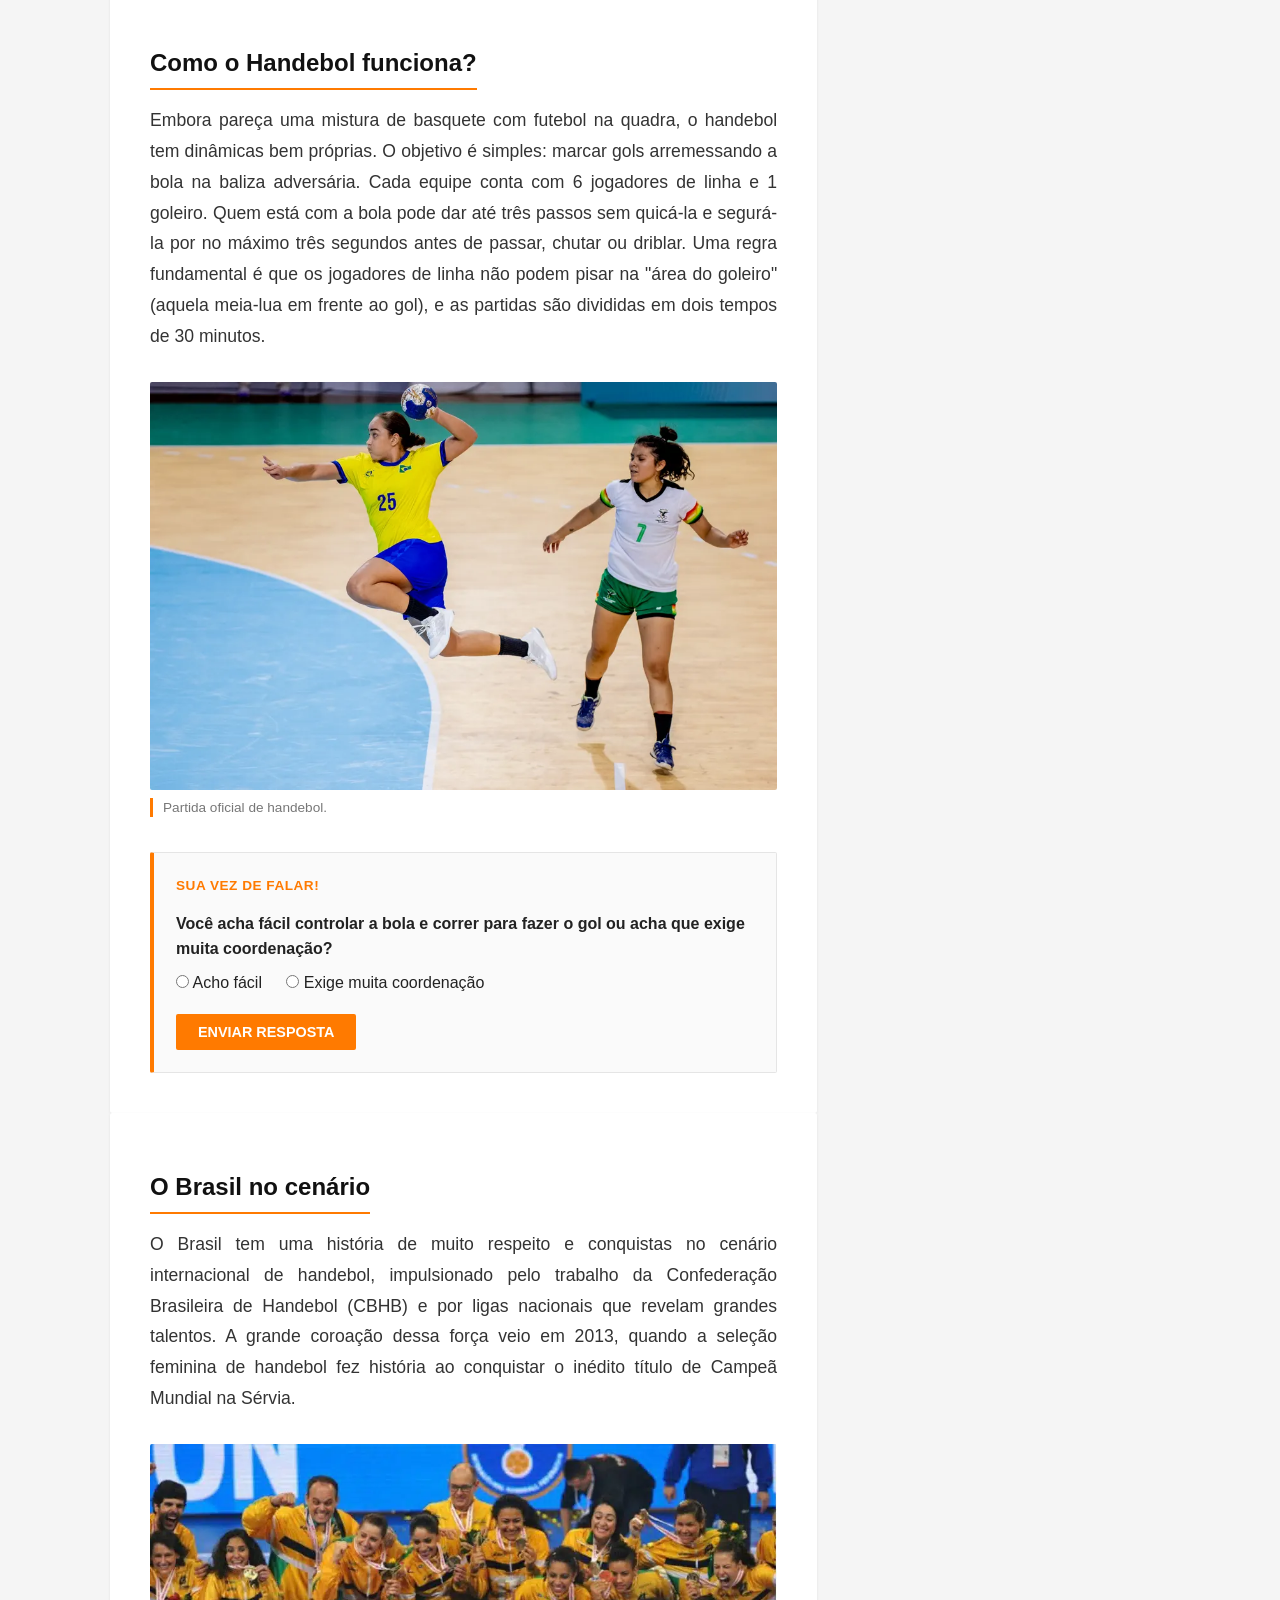
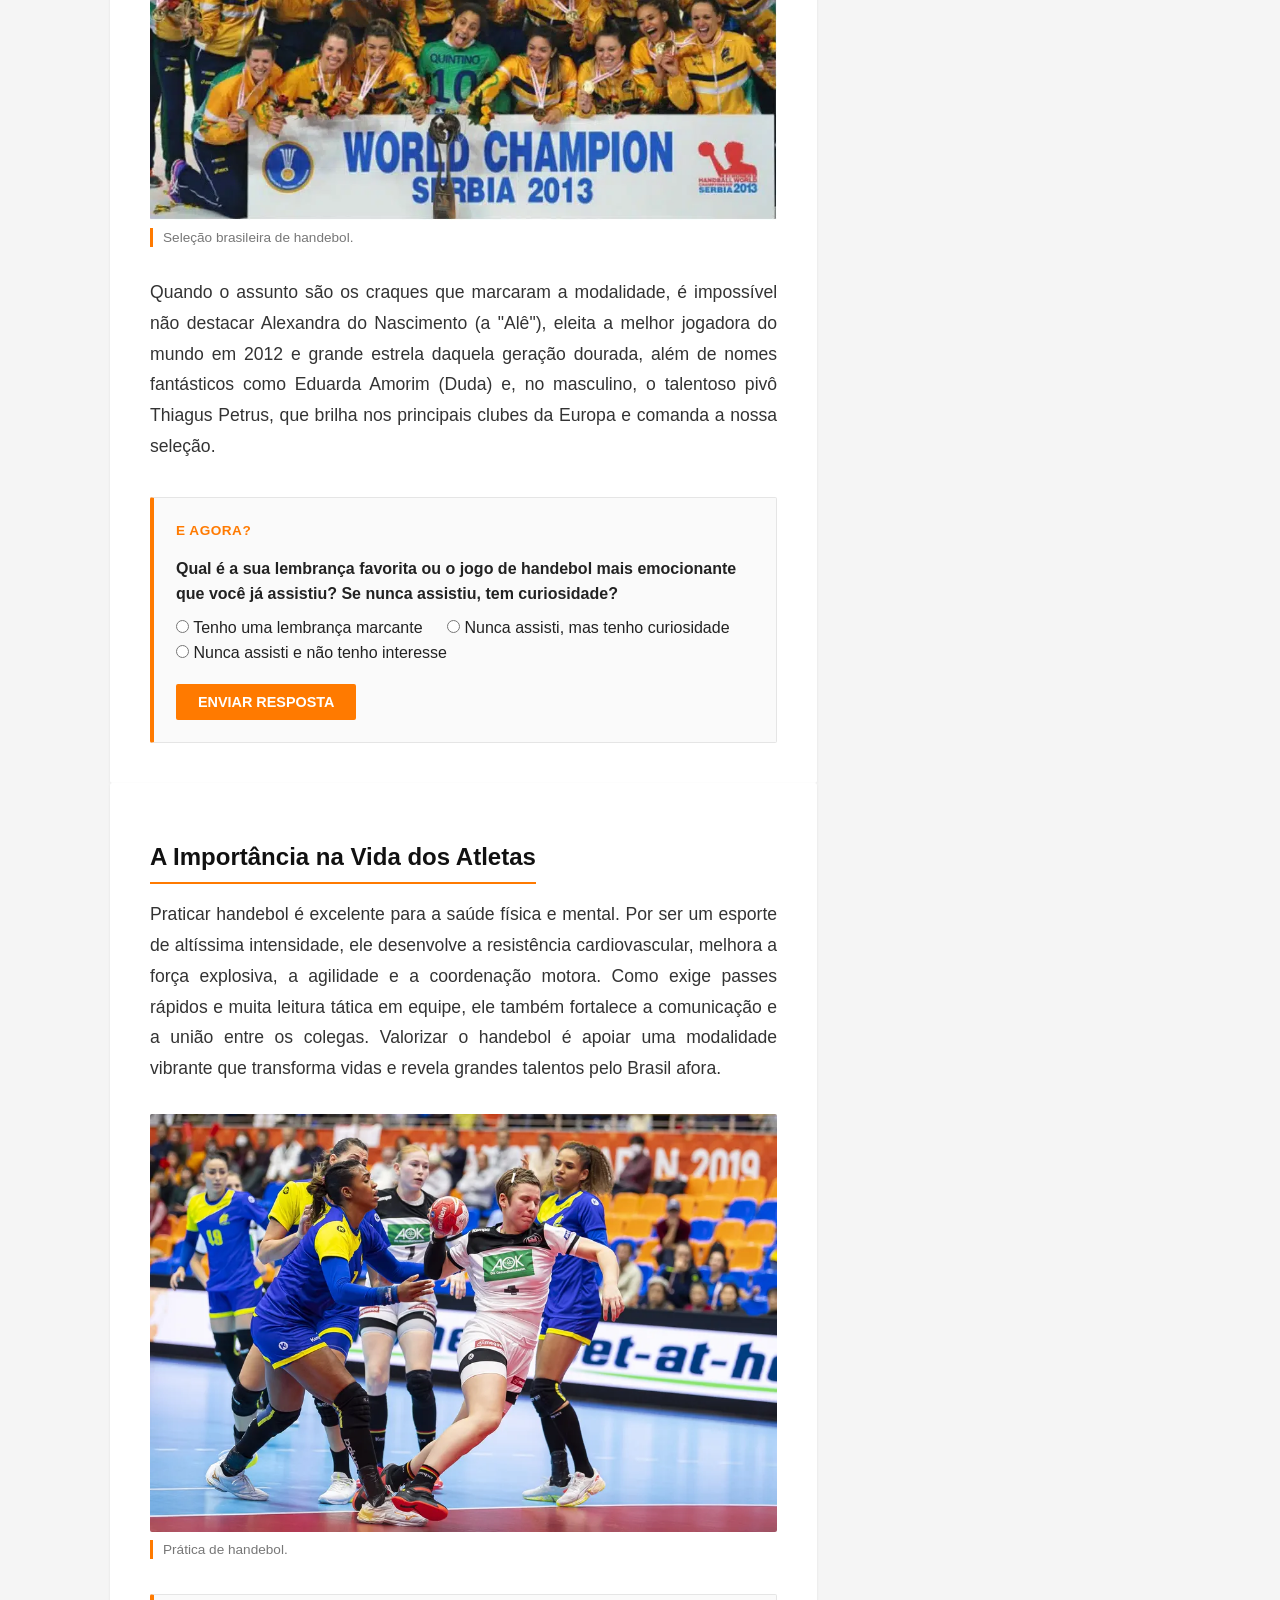
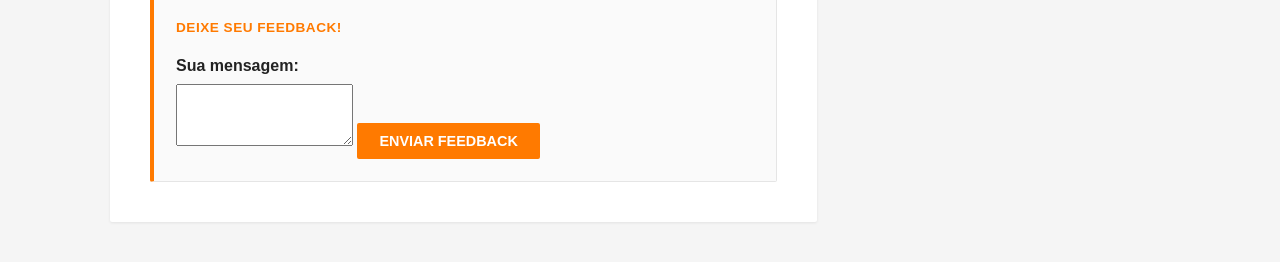
<file: handebol.html>
<!DOCTYPE html>

<html lang="pt-BR">

<head>

	<meta charset="UTF-8">
	<meta name="viewport" content="width=device-width, initial-scale=1">
	<title>Handebol | Projeto CJB</title>
	<link rel="stylesheet" href="style.css">
	<link rel="stylesheet" href="esporte.css">

</head>

<body class="pagina-esporte">

	<nav class="navbar">

		<div class="navbar-container">

			<a href="index.html" class="navbar-logo">Projeto<span>CJB</span></a>

			<div class="navbar-menu">

				<a href="index.html" class="navbar-item">Início</a>
				<a href="sobre.html" class="navbar-item">Sobre</a>
			</div>

		</div>
	</nav>

	<div class="esporte-layout">

		<main class="conteudo-esporte">

			<article class="materia">

				<header class="materia-cabecalho">

					<span class="materia-categoria">Handebol</span>

					<h1>Handebol no Brasil: de origem militar alemã a potência mundial</h1>

					<p class="subtitulo">
					Como um esporte criado na Alemanha se tornou uma das modalidades mais praticadas do país
					</p>

					<p class="materia-autoria">
						<strong>Gustavo Munduruca</strong>
						<span class="separador">—</span>
						São Paulo
					</p>

				</header>

				<h2>A Origem do Handebol</h2>

				<p>
				O handebol tem uma origem europeia bem interessante e militar. Ele nasceu no início do século XX, por volta de 1919, na Alemanha, criado pelo professor Karl Schelenz a partir de jogos de rua semelhantes. No começo, era jogado em campos de grama com equipes de 11 jogadores, inspirado no futebol, mas com as mãos. Com o tempo, o esporte migrou para as quadras fechadas, reduzindo o número de atletas para 7 por time, o que deixou o jogo muito mais rápido e dinâmico. No Brasil, a modalidade chegou na década de 1930, difundida por imigrantes alemães, e hoje é um esporte extremamente popular em escolas, universidades e clubes de todo o país.
				</p>

				<figure>
					<img src="imagens/handebol1.png" alt="Jogadores de handebol em quadra durante uma partida">
					<figcaption>Origem do handebol na Alemanha.</figcaption>
				</figure>

				<form class="enquete" action="#" method="post">

					<h3>Hora de participar</h3>

					<fieldset>
		
						<legend>Você já conhecia essa origem alemã do handebol ou imaginava que ele tinha vindo de outro lugar?</legend>

						<label>
							<input type="radio" name="origem1" value="conhecia" required> Já conhecia a origem alemã
						</label>

						<label>
							<input type="radio" name="origem1" value="outro"> Imaginava que tinha vindo de outro lugar
						</label>
						
					</fieldset>

					<button type="submit">Enviar resposta</button>

				</form>

			</article>

			<article class="materia">

				<h2>Como o Handebol funciona?</h2>

				<p>
				Embora pareça uma mistura de basquete com futebol na quadra, o handebol tem dinâmicas bem próprias. O objetivo é simples: marcar gols arremessando a bola na baliza adversária. Cada equipe conta com 6 jogadores de linha e 1 goleiro. Quem está com a bola pode dar até três passos sem quicá-la e segurá-la por no máximo três segundos antes de passar, chutar ou driblar. Uma regra fundamental é que os jogadores de linha não podem pisar na "área do goleiro" (aquela meia-lua em frente ao gol), e as partidas são divididas em dois tempos de 30 minutos.
				</p>

				<figure>
					<img src="imagens/handebol2.webp" alt="Equipe de handebol em formação defensiva">
					<figcaption>Partida oficial de handebol.</figcaption>
				</figure>

				<form class="enquete" action="#" method="post">

					<h3>Sua vez de falar!</h3>

					<fieldset>
		
						<legend>Você acha fácil controlar a bola e correr para fazer o gol ou acha que exige muita coordenação?</legend>

						<label>
							<input type="radio" name="coordenacao2" value="facil" required> Acho fácil
						</label>

						<label>
							<input type="radio" name="coordenacao2" value="coordenacao"> Exige muita coordenação
						</label>
						
					</fieldset>

					<button type="submit">Enviar resposta</button>

				</form>

			</article>

			<article class="materia">

				<h2>O Brasil no cenário</h2>

				<p>
				O Brasil tem uma história de muito respeito e conquistas no cenário internacional de handebol, impulsionado pelo trabalho da Confederação Brasileira de Handebol (CBHB) e por ligas nacionais que revelam grandes talentos. A grande coroação dessa força veio em 2013, quando a seleção feminina de handebol fez história ao conquistar o inédito título de Campeã Mundial na Sérvia.
				</p>

				<figure>
					<img src="imagens/handebol3.webp" alt="Seleção brasileira de handebol em quadra">
					<figcaption>Seleção brasileira de handebol.</figcaption>
				</figure>

				<p>
				Quando o assunto são os craques que marcaram a modalidade, é impossível não destacar Alexandra do Nascimento (a "Alê"), eleita a melhor jogadora do mundo em 2012 e grande estrela daquela geração dourada, além de nomes fantásticos como Eduarda Amorim (Duda) e, no masculino, o talentoso pivô Thiagus Petrus, que brilha nos principais clubes da Europa e comanda a nossa seleção.
				</p>

				<form class="enquete" action="#" method="post">

					<h3>E agora?</h3>

					<fieldset>
		
						<legend>Qual é a sua lembrança favorita ou o jogo de handebol mais emocionante que você já assistiu? Se nunca assistiu, tem curiosidade?</legend>

						<label>
							<input type="radio" name="handebol3" value="lembranca" required> Tenho uma lembrança marcante
						</label>

						<label>
							<input type="radio" name="handebol3" value="curiosidade"> Nunca assisti, mas tenho curiosidade
						</label>

						<label>
							<input type="radio" name="handebol3" value="nao"> Nunca assisti e não tenho interesse
						</label>
						
					</fieldset>

					<button type="submit">Enviar resposta</button>

				</form>

			</article>

			<article class="materia">

				<h2>A Importância na Vida dos Atletas</h2>

				<p>
				Praticar handebol é excelente para a saúde física e mental. Por ser um esporte de altíssima intensidade, ele desenvolve a resistência cardiovascular, melhora a força explosiva, a agilidade e a coordenação motora. Como exige passes rápidos e muita leitura tática em equipe, ele também fortalece a comunicação e a união entre os colegas. Valorizar o handebol é apoiar uma modalidade vibrante que transforma vidas e revela grandes talentos pelo Brasil afora.
				</p>

				<figure>
					<img src="imagens/handebol4.webp" alt="Jovens praticando handebol em quadra">
					<figcaption>Prática de handebol.</figcaption>
				</figure>

				<form class="enquete" action="#" method="post">

					<h3>Deixe seu feedback!</h3>
					
					<label for="mensagem">Sua mensagem:</label>
					<textarea id="mensagem" name="mensagem" rows="4" required></textarea>

					<button type="submit">Enviar Feedback</button>

				</form>

			</article>

		</main>

		<aside class="navegacao-esporte">

			<h2>Explore os esportes</h2>

			<nav aria-label="Outras modalidades">

				<a href="basquete.html">Basquetebol</a>
				<a href="handebol.html" aria-current="page">Handebol</a>
				<a href="volei.html">Voleibol</a>
				<a href="judo.html">Judô</a>
				<a href="jiu-jitsu.html">Jiu-Jitsu</a>
				<a href="tenis-de-mesa.html">Tênis de Mesa</a>

			</nav>

		</aside>

	</div>

</body>
</html>
</file>
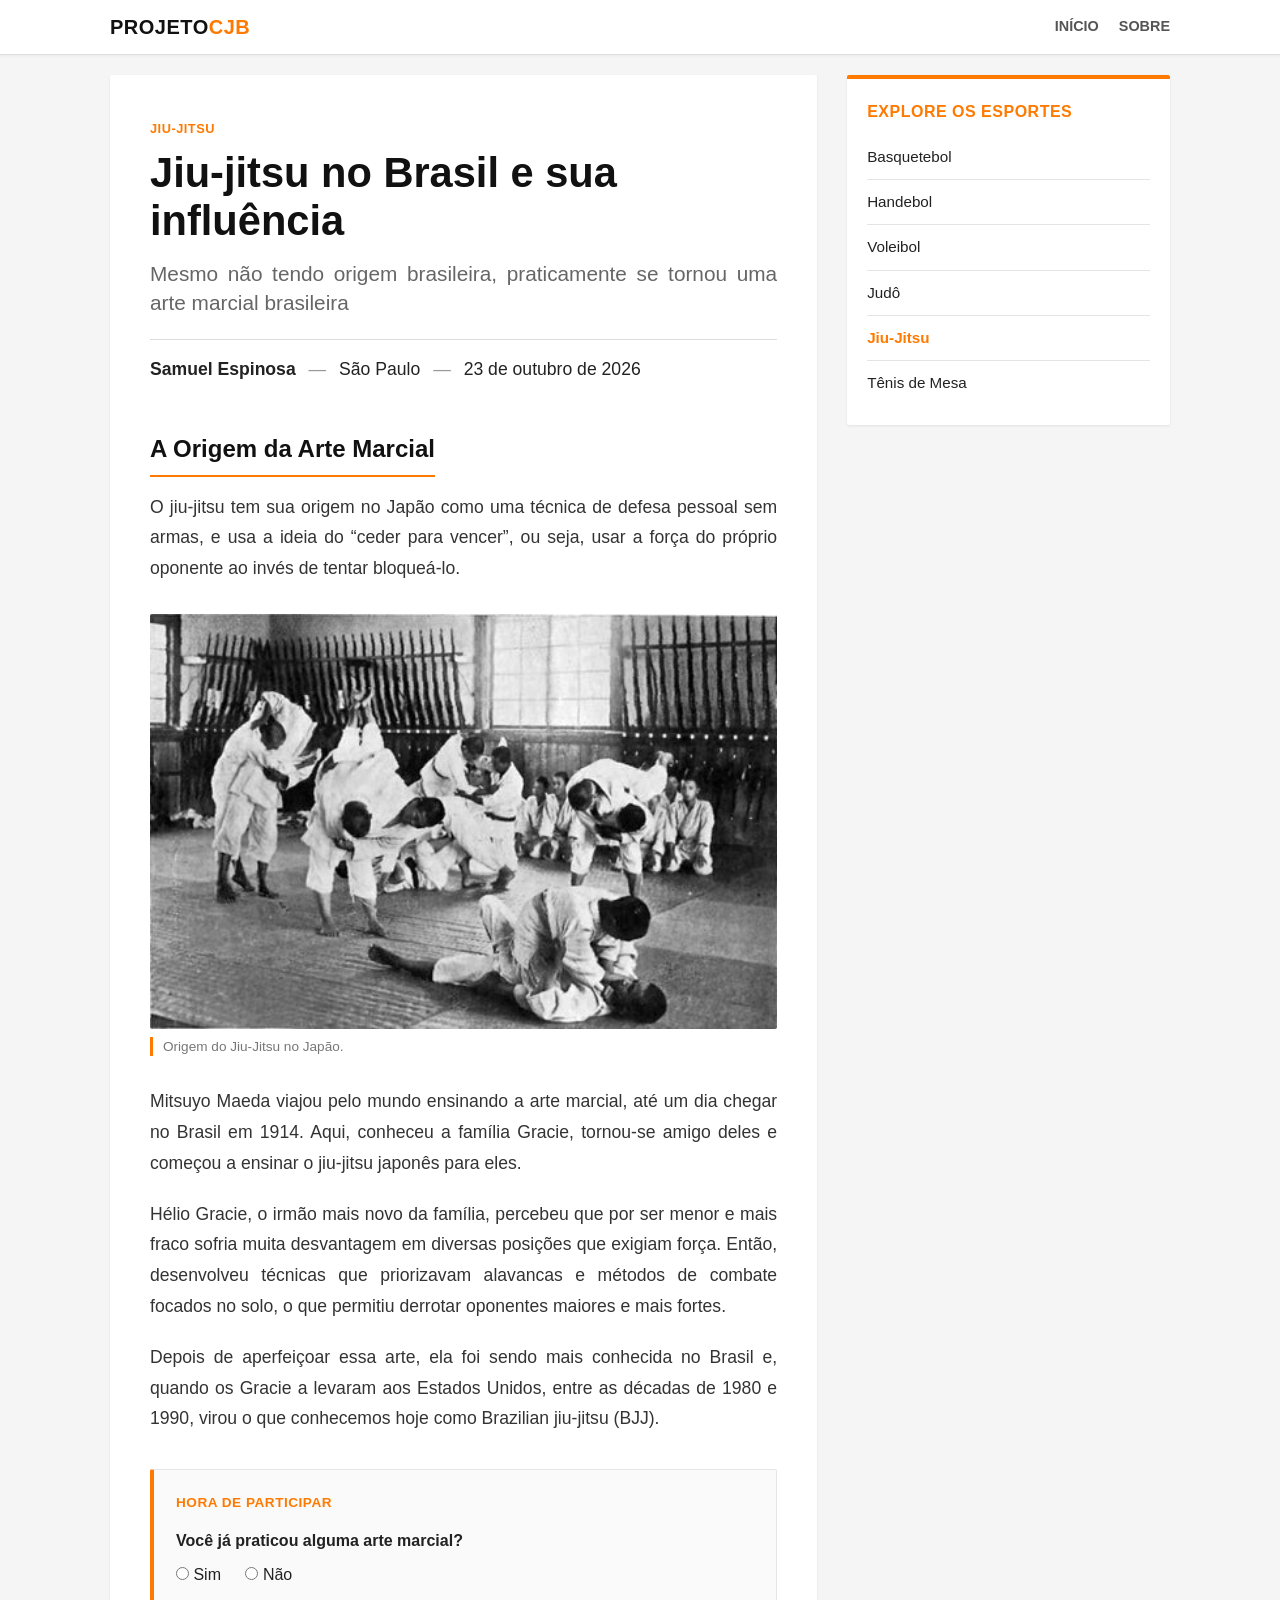
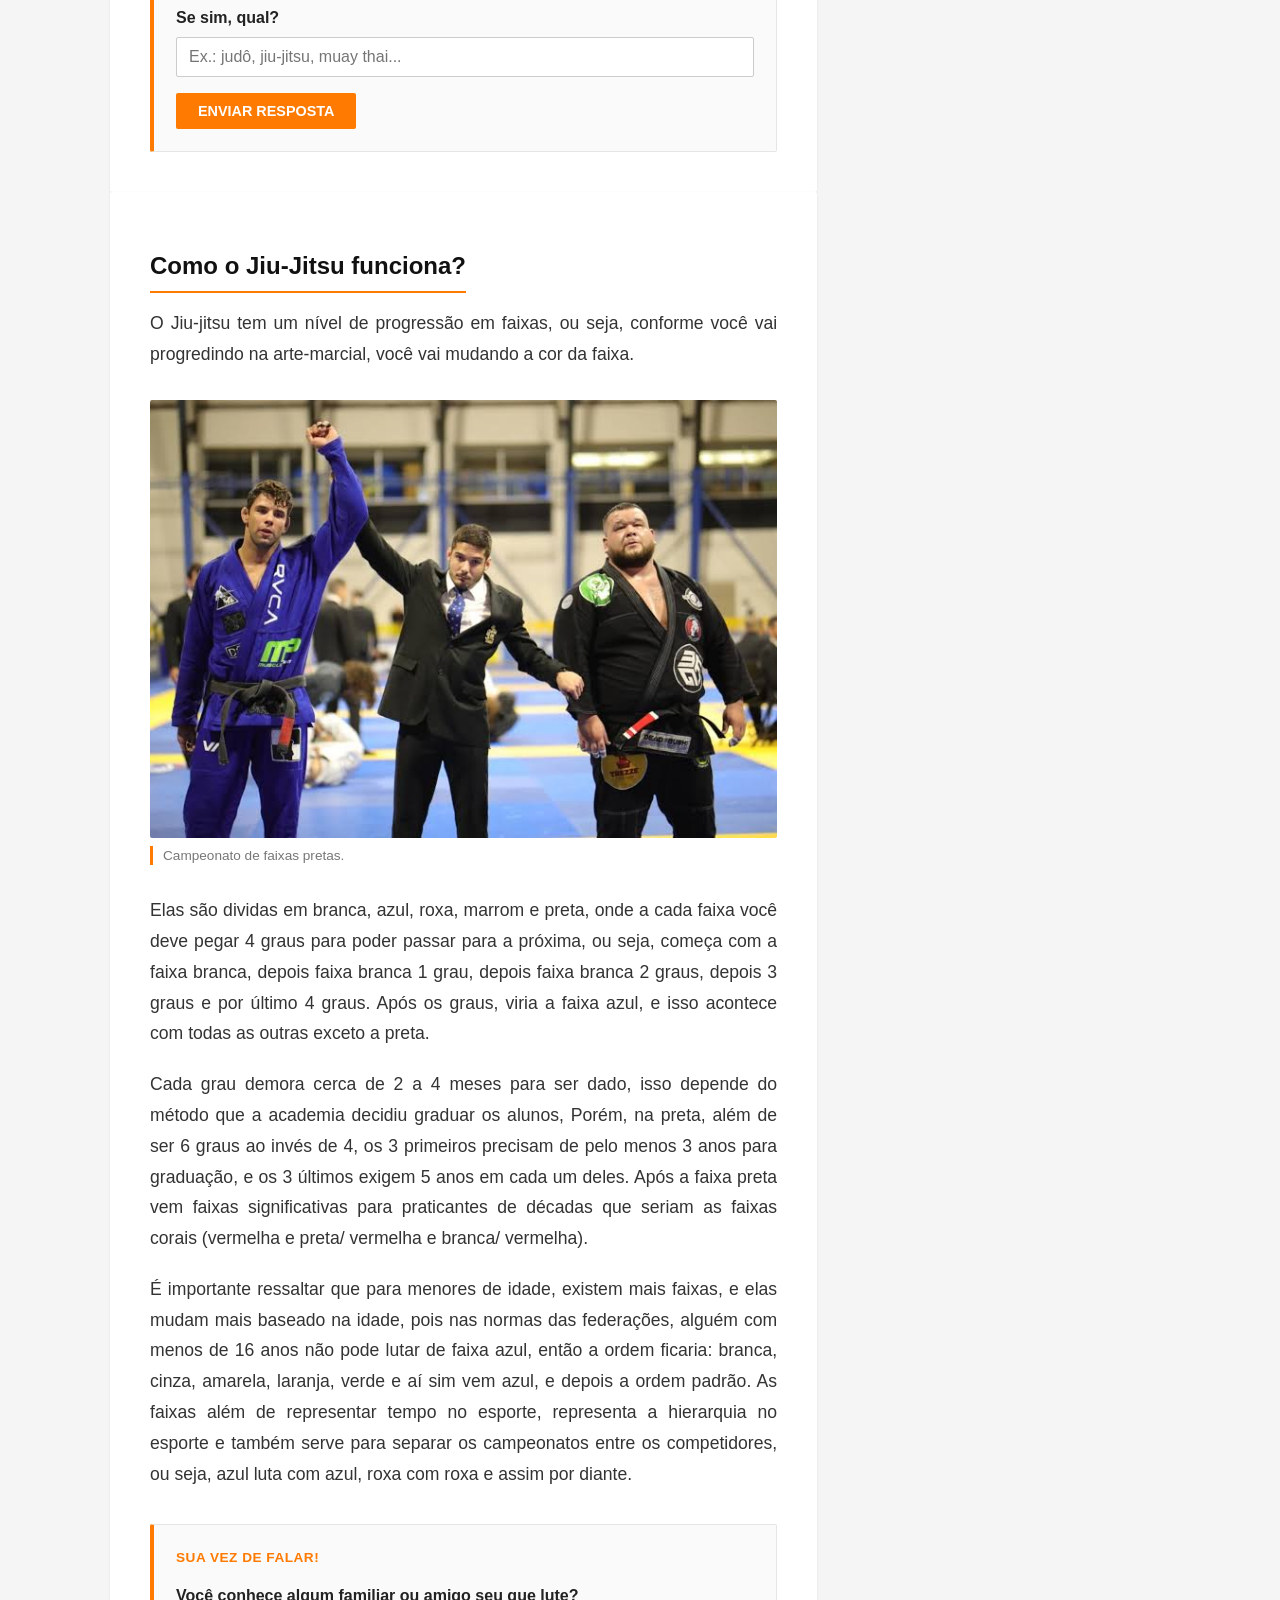
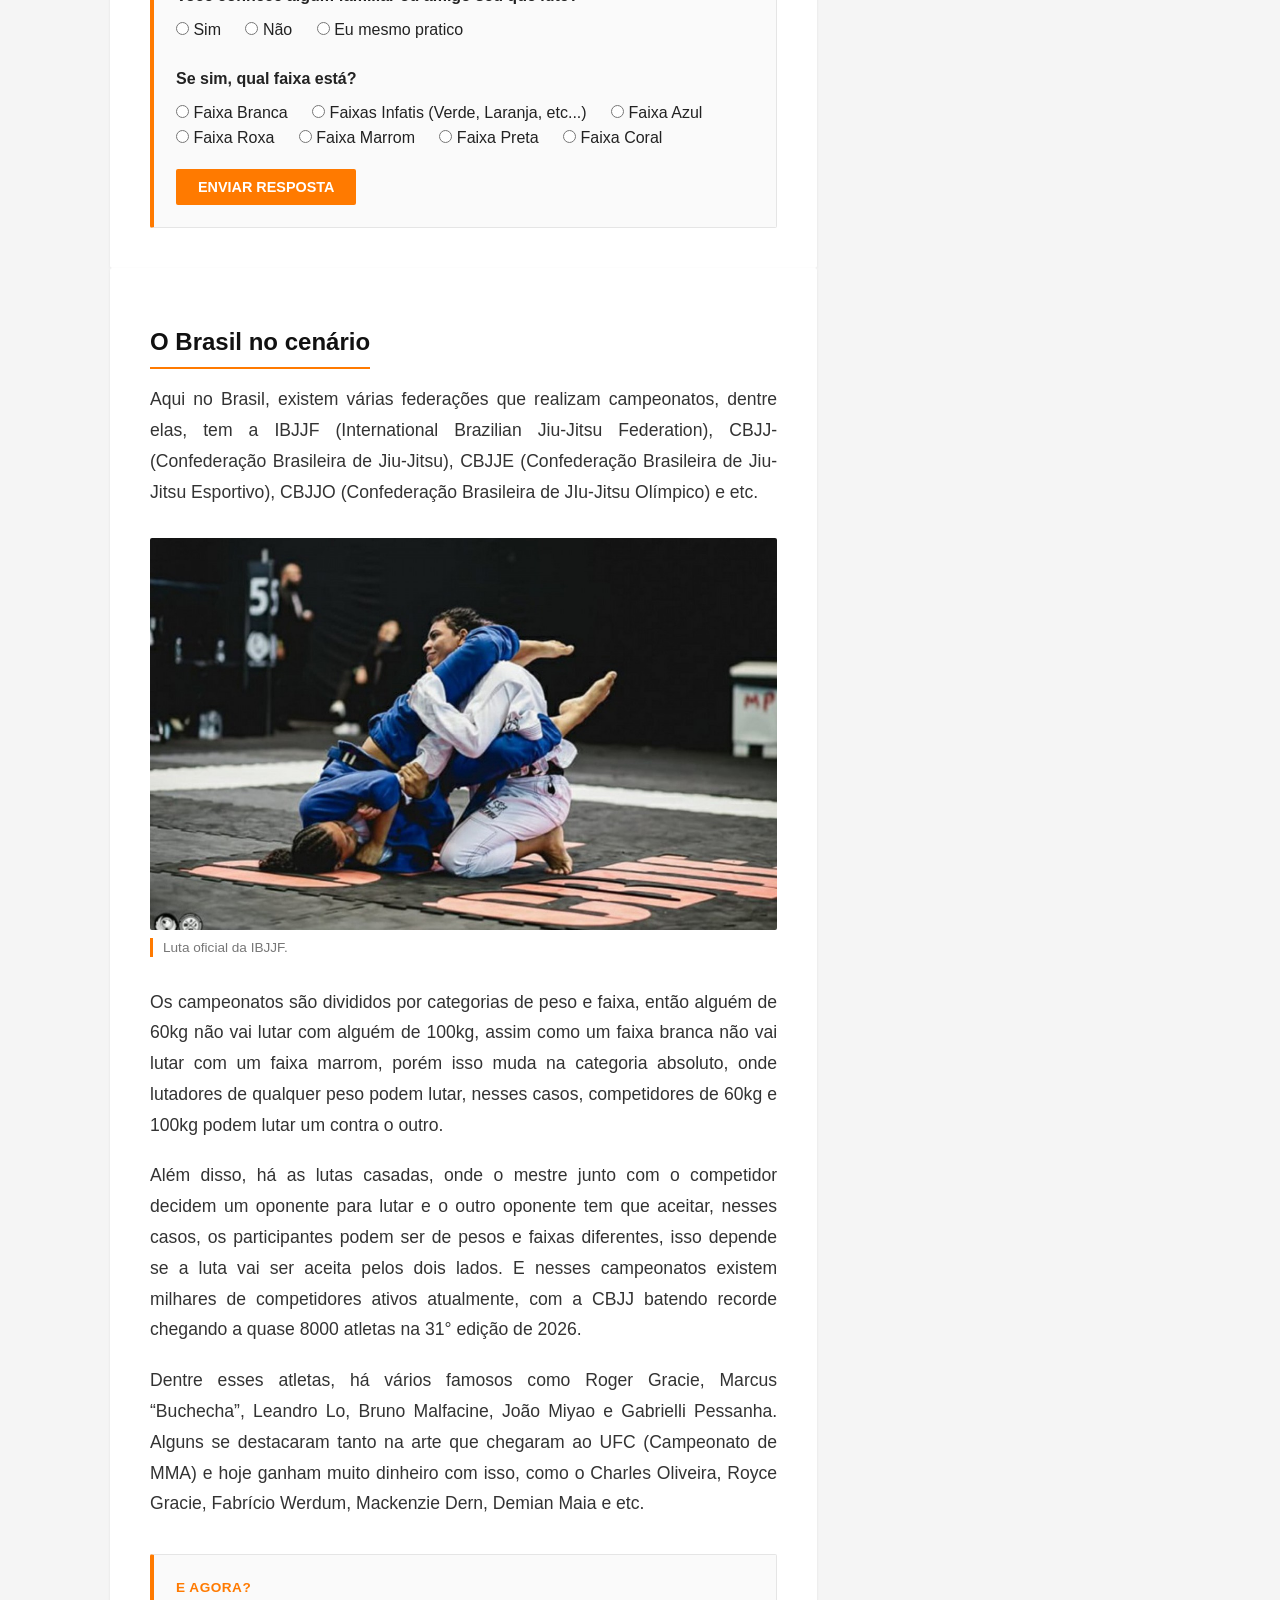
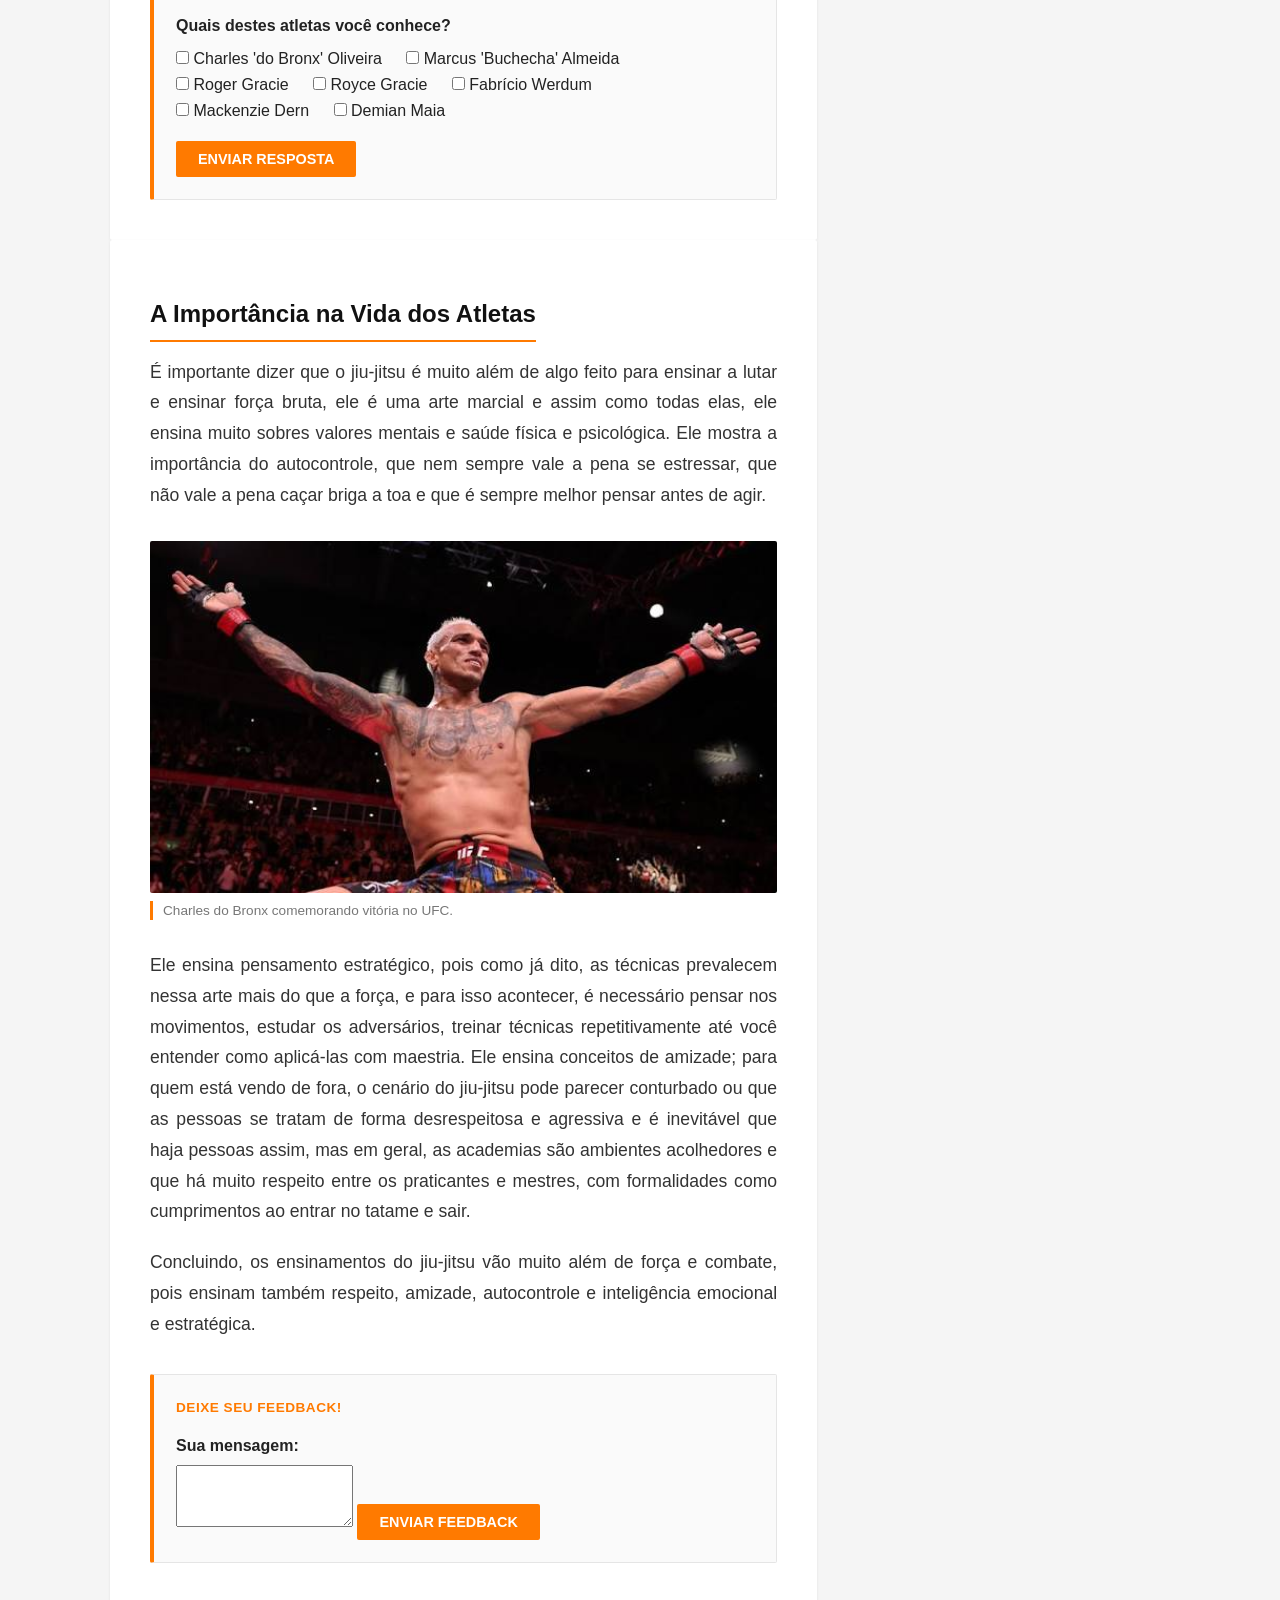
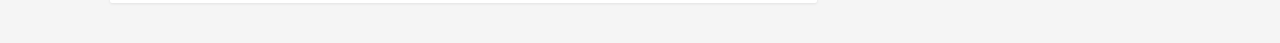
<file: jiu-jitsu.html>
<!DOCTYPE html>

<html lang="pt-BR">

<head>

	<meta charset="UTF-8">
	<meta name="viewport" content="width=device-width, initial-scale=1">
	<title>Jiu-Jitsu | Projeto CJB</title>
	<link rel="stylesheet" href="style.css">
	<link rel="stylesheet" href="esporte.css">

</head>

<body class="pagina-esporte">

	<nav class="navbar">

		<div class="navbar-container">

			<a href="index.html" class="navbar-logo">Projeto<span>CJB</span></a>

			<div class="navbar-menu">

				<a href="index.html" class="navbar-item">Início</a>
				<a href="sobre.html" class="navbar-item">Sobre</a>
			</div>

		</div>
	</nav>

	<div class="esporte-layout">

		<main class="conteudo-esporte">

			<article class="materia">

				<header class="materia-cabecalho">

					<span class="materia-categoria">Jiu-Jitsu</span>

					<h1>Jiu-jitsu no Brasil e sua influência</h1>

					<p class="subtitulo">
					Mesmo não tendo origem brasileira, praticamente se tornou uma arte marcial brasileira
					</p>

					<p class="materia-autoria">
						<strong>Samuel Espinosa</strong>
						<span class="separador">—</span>
						São Paulo
						<span class="separador">—</span>
						<time datetime="2026-10-23">23 de outubro de 2026</time>
					</p>

				</header>

				<h2>A Origem da Arte Marcial</h2>

				<p>
				O jiu-jitsu tem sua origem no Japão como uma técnica de defesa pessoal sem armas, e usa a ideia do “ceder para vencer”, ou seja, usar a força do próprio oponente ao invés de tentar bloqueá-lo.
				</p>

				<figure>
					<img src="imagens/jiujitsu1.webp" alt="Dois lutadores de jiu-jitsu disputando posição no tatame">
					<figcaption>Origem do Jiu-Jitsu no Japão.</figcaption>
				</figure>

				<p>
				Mitsuyo Maeda viajou pelo mundo ensinando a arte marcial, até um dia chegar no Brasil em 1914. Aqui, conheceu a família Gracie, tornou-se amigo deles e começou a ensinar o jiu-jitsu japonês para eles.
				</p>

				<p>
				Hélio Gracie, o irmão mais novo da família, percebeu que por ser menor e mais fraco sofria muita desvantagem em diversas posições que exigiam força. Então, desenvolveu técnicas que priorizavam alavancas e métodos de combate focados no solo, o que permitiu derrotar oponentes maiores e mais fortes.
				</p>

				<p>
				Depois de aperfeiçoar essa arte, ela foi sendo mais conhecida no Brasil e, quando os Gracie a levaram aos Estados Unidos, entre as décadas de 1980 e 1990, virou o que conhecemos hoje como Brazilian jiu-jitsu (BJJ).
				</p>

				<form class="enquete" action="#" method="post">

					<h3>Hora de participar</h3>

					<fieldset>
		
						<legend>Você já praticou alguma arte marcial?</legend>

						<label>
							<input type="radio" name="praticou1" value="sim" required> Sim
						</label>

						<label>
							<input type="radio" name="praticou1" value="nao"> Não
						</label>
						
					</fieldset>

					<label for="qual-1">Se sim, qual?</label>
					<input type="text" id="qual-1" name="qual" placeholder="Ex.: judô, jiu-jitsu, muay thai...">

					<button type="submit">Enviar resposta</button>

				</form>

			</article>

			<article class="materia">

				<h2>Como o Jiu-Jitsu funciona?</h2>

				<p>
				O Jiu-jitsu tem um nível de progressão em faixas, ou seja, conforme você vai progredindo na arte-marcial, você vai mudando a cor da faixa.
				</p>

				<figure>
					<img src="imagens/jiujitsu2.jpg" alt="Dois lutadores de jiu-jitsu disputando posição no tatame">
					<figcaption>Campeonato de faixas pretas.</figcaption>
				</figure>

				<p>
				Elas são dividas em branca, azul, roxa, marrom e preta, onde a cada faixa você deve pegar 4 graus para poder passar para a próxima, ou seja, começa com a faixa branca, depois faixa branca 1 grau, depois faixa branca 2 graus, depois 3 graus e por último 4 graus. Após os graus, viria a faixa azul, e isso acontece com todas as outras exceto a preta. 
				</p>

				<p>
				Cada grau demora cerca de 2 a 4 meses para ser dado, isso depende do método que a academia decidiu graduar os alunos, Porém, na preta, além de ser 6 graus ao invés de 4, os 3 primeiros precisam de pelo menos 3 anos para graduação, e os 3 últimos exigem 5 anos em cada um deles. Após a faixa preta vem faixas significativas para praticantes de décadas que seriam as faixas corais (vermelha e preta/ vermelha e branca/ vermelha). 
				</p>

				<p>
				É importante ressaltar que para menores de idade, existem mais faixas, e elas mudam mais baseado na idade, pois nas normas das federações, alguém com menos de 16 anos não pode lutar de faixa azul, então a ordem ficaria: branca, cinza, amarela, laranja, verde e aí sim vem azul, e depois a ordem padrão. As faixas além de representar tempo no esporte, representa a hierarquia no esporte e também serve para separar os campeonatos entre os competidores, ou seja, azul luta com azul, roxa com roxa e assim por diante. 
				</p>

				<form class="enquete" action="#" method="post">

					<h3>Sua vez de falar!</h3>

					<fieldset>
		
						<legend>Você conhece algum familiar ou amigo seu que lute?</legend>

						<label>
							<input type="radio" name="praticou2" value="sim" required> Sim
						</label>

						<label>
							<input type="radio" name="praticou2" value="nao"> Não
						</label>
						
						<label>
							<input type="radio" name="praticou2" value="eu"> Eu mesmo pratico
						</label>

						<legend class="pergunta-seguinte">Se sim, qual faixa está?</legend>

						<label>
							<input type="radio" name="qual-2" value="branca"> Faixa Branca
						</label>

						<label>
							<input type="radio" name="qual-2" value="infantil"> Faixas Infatis (Verde, Laranja, etc...)
						</label>

						<label>
							<input type="radio" name="qual-2" value="azul"> Faixa Azul
						</label>

						<label>
							<input type="radio" name="qual-2" value="roxo"> Faixa Roxa
						</label>

						<label>
							<input type="radio" name="qual-2" value="marrom"> Faixa Marrom
						</label>

						<label>
							<input type="radio" name="qual-2" value="preta"> Faixa Preta
						</label>

						<label>
							<input type="radio" name="qual-2" value="coral"> Faixa Coral
						</label>

					</fieldset>

					<button type="submit">Enviar resposta</button>

				</form>

			</article>

			<article class="materia">

				<h2>O Brasil no cenário</h2>

				<p>
				Aqui no Brasil, existem várias federações que realizam campeonatos, dentre elas, tem a IBJJF (International Brazilian Jiu-Jitsu Federation), CBJJ- (Confederação Brasileira de Jiu-Jitsu), CBJJE (Confederação Brasileira de Jiu-Jitsu Esportivo), CBJJO (Confederação Brasileira de JIu-Jitsu Olímpico) e etc. 
				</p>

				<figure>
					<img src="imagens/jiujitsu3.jpg" alt="Dois lutadores de jiu-jitsu disputando posição no tatame">
					<figcaption>Luta oficial da IBJJF.</figcaption>
				</figure>

				<p>
				Os campeonatos são divididos por categorias de peso e faixa, então alguém de 60kg não vai lutar com alguém de 100kg, assim como um faixa branca não vai lutar com um faixa marrom, porém isso muda na categoria absoluto, onde lutadores de qualquer peso podem lutar, nesses casos, competidores de 60kg e 100kg podem lutar um contra o outro. 
				</p>

				<p>		
				Além disso, há as lutas casadas, onde o mestre junto com o competidor decidem um oponente para lutar e o outro oponente tem que aceitar, nesses casos, os participantes podem ser de pesos e faixas diferentes, isso depende se a luta vai ser aceita pelos dois lados. E nesses campeonatos existem milhares de competidores ativos atualmente, com a CBJJ batendo recorde chegando a quase 8000 atletas na 31° edição de 2026. 
				</p>

				<p>
				Dentre esses atletas, há vários famosos como Roger Gracie, Marcus “Buchecha”, Leandro Lo, Bruno Malfacine, João Miyao e Gabrielli Pessanha. Alguns se destacaram tanto na arte que chegaram ao UFC (Campeonato de MMA) e hoje ganham muito dinheiro com isso, como o Charles Oliveira, Royce Gracie, Fabrício Werdum, Mackenzie Dern, Demian Maia e etc.
				</p>

				<form class="enquete" action="#" method="post">

					<h3>E agora?</h3>

					<fieldset>
		
						<legend>Quais destes atletas você conhece?</legend>

						<label>
							<input type="checkbox" name="atletas-conhecidos" value="charles"> Charles 'do Bronx' Oliveira
						</label>

						<label>
							<input type="checkbox" name="atletas-conhecidos" value="marcus"> Marcus 'Buchecha' Almeida
						</label>

						<label>
							<input type="checkbox" name="atletas-conhecidos" value="roger"> Roger Gracie
						</label>

						<label>
							<input type="checkbox" name="atletas-conhecidos" value="royce"> Royce Gracie
						</label>

						<label>
							<input type="checkbox" name="atletas-conhecidos" value="fabricio"> Fabrício Werdum
						</label>

						<label>
							<input type="checkbox" name="atletas-conhecidos" value="mackenzie"> Mackenzie Dern
						</label>

						<label>
							<input type="checkbox" name="atletas-conhecidos" value="demian"> Demian Maia
						</label>

					</fieldset>

					<button type="submit">Enviar resposta</button>

				</form>

			</article>

			<article class="materia">

				<h2>A Importância na Vida dos Atletas</h2>

				<p>
				É importante dizer que o jiu-jitsu é muito além de algo feito para ensinar a lutar e ensinar força bruta, ele é uma arte marcial e assim como todas elas, ele ensina muito sobres valores mentais e saúde física e psicológica. Ele mostra a importância do autocontrole, que nem sempre vale a pena se estressar, que não vale a pena caçar briga a toa e que é sempre melhor pensar antes de agir. 
				</p>

				<figure>
					<img src="imagens/jiujitsu4.jpg" alt="Dois lutadores de jiu-jitsu disputando posição no tatame">
					<figcaption>Charles do Bronx comemorando vitória no UFC.</figcaption>
				</figure>

				<p>
				Ele ensina pensamento estratégico, pois como já dito, as técnicas prevalecem nessa arte mais do que a força, e para isso acontecer, é necessário pensar nos movimentos, estudar os adversários, treinar técnicas repetitivamente até você entender como aplicá-las com maestria. Ele ensina conceitos de amizade; para quem está vendo de fora, o cenário do jiu-jitsu pode parecer conturbado ou que as pessoas se tratam de forma desrespeitosa e agressiva e é inevitável que haja pessoas assim, mas em geral, as academias são ambientes acolhedores e que há muito respeito entre os praticantes e mestres, com formalidades como cumprimentos ao entrar no tatame e sair. 
				</p>

				<p>
				Concluindo, os ensinamentos do jiu-jitsu vão muito além de força e combate, pois ensinam também respeito, amizade, autocontrole e inteligência emocional e estratégica.
				</p>

				<form class="enquete" action="#" method="post">

					<h3>Deixe seu feedback!</h3>
					
					<label for="mensagem">Sua mensagem:</label>
					<textarea id="mensagem" name="mensagem" rows="4" required></textarea>

					<button type="submit">Enviar Feedback</button>

				</form>

			</article>

		</main>

		<aside class="navegacao-esporte">

			<h2>Explore os esportes</h2>

			<nav aria-label="Outras modalidades">

				<a href="basquete.html">Basquetebol</a>
				<a href="handebol.html">Handebol</a>
				<a href="volei.html">Voleibol</a>
				<a href="judo.html">Judô</a>
				<a href="jiu-jitsu.html" aria-current="page">Jiu-Jitsu</a>
				<a href="tenis-de-mesa.html">Tênis de Mesa</a>

			</nav>

		</aside>

	</div>

</body>
</html>
</file>
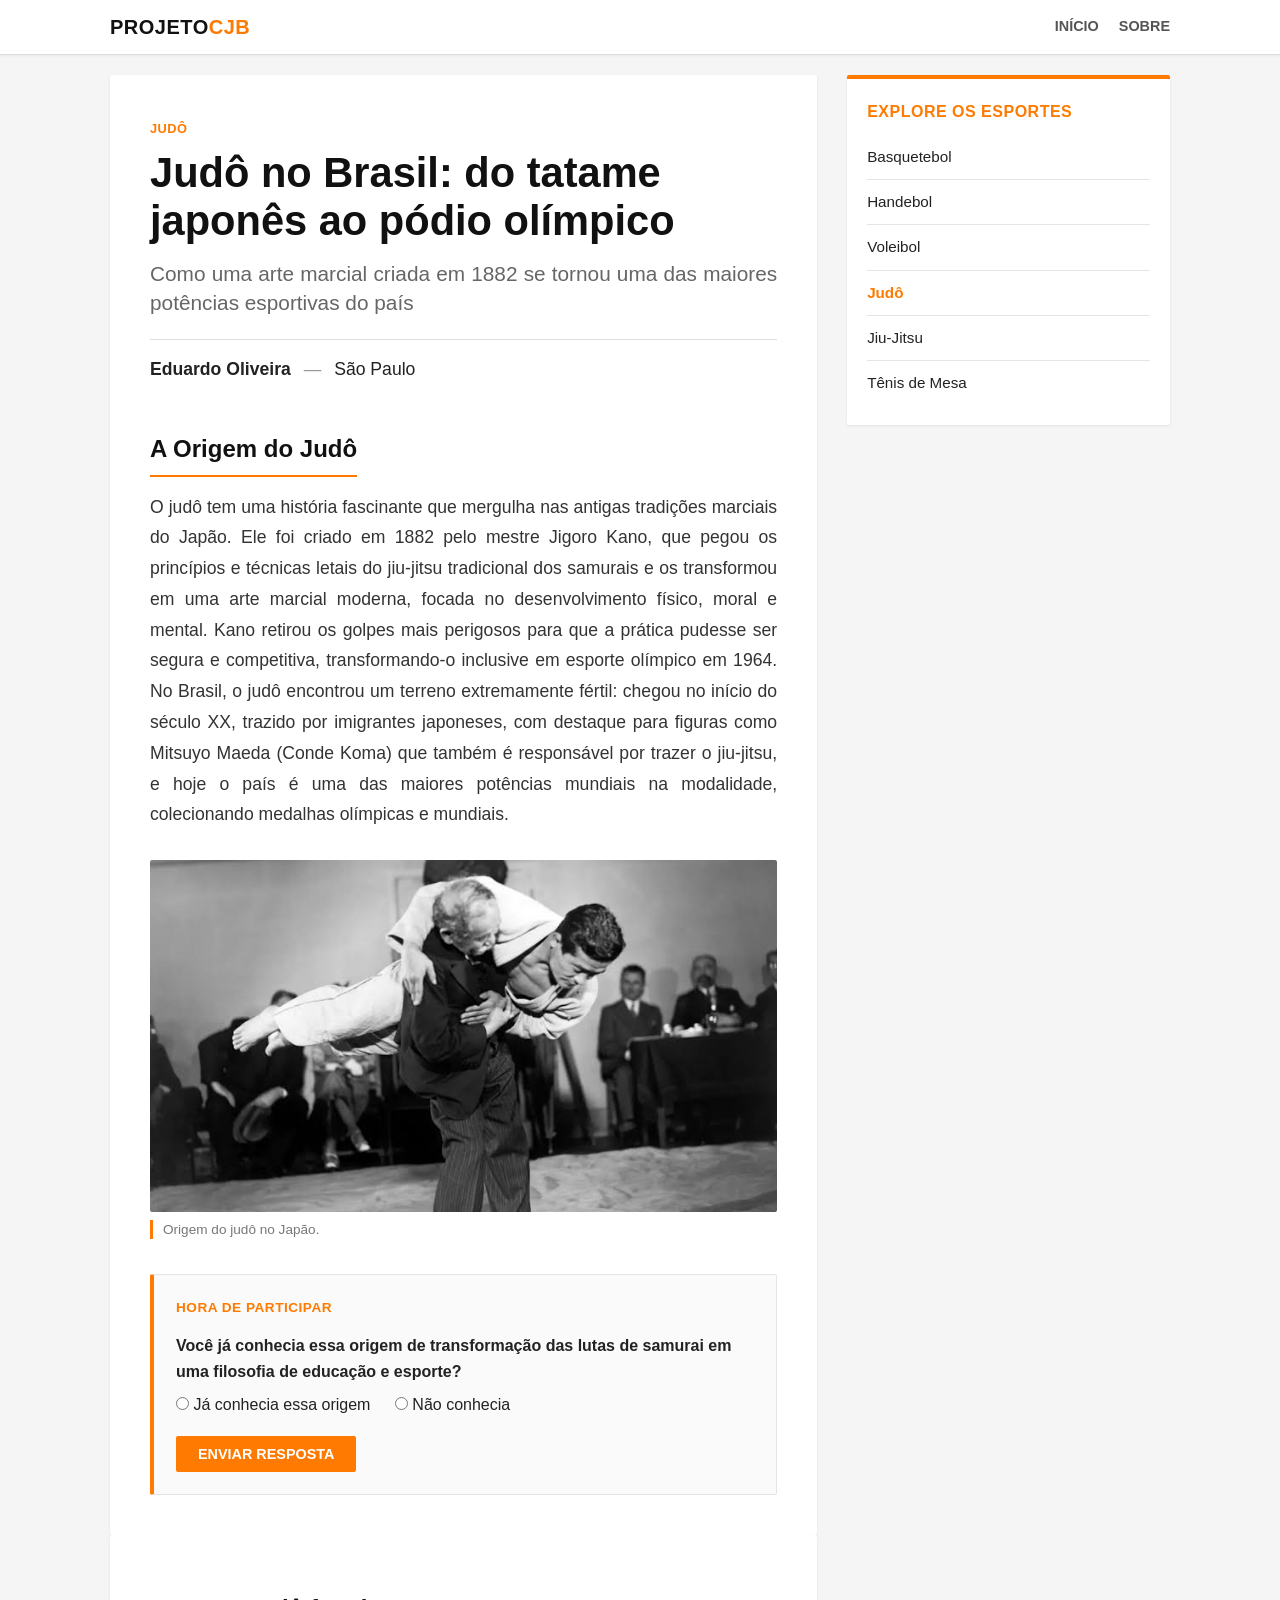
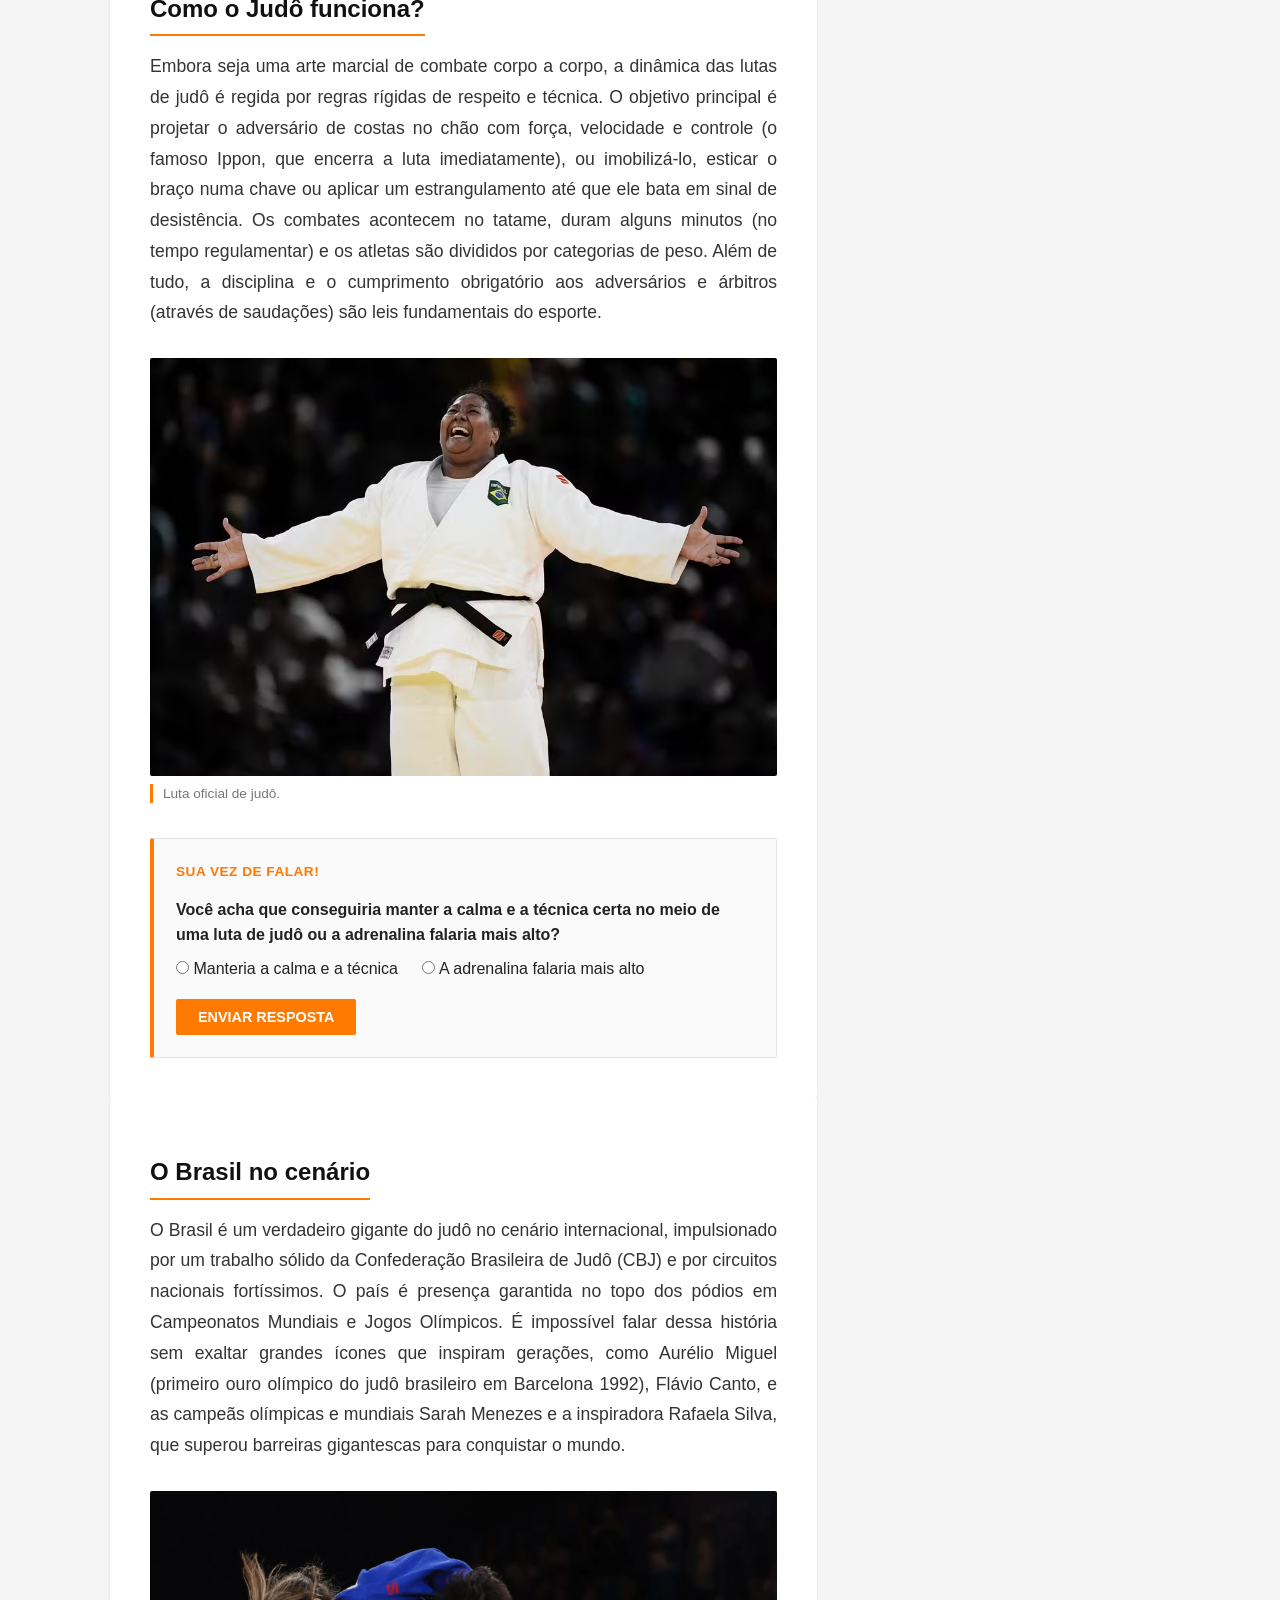
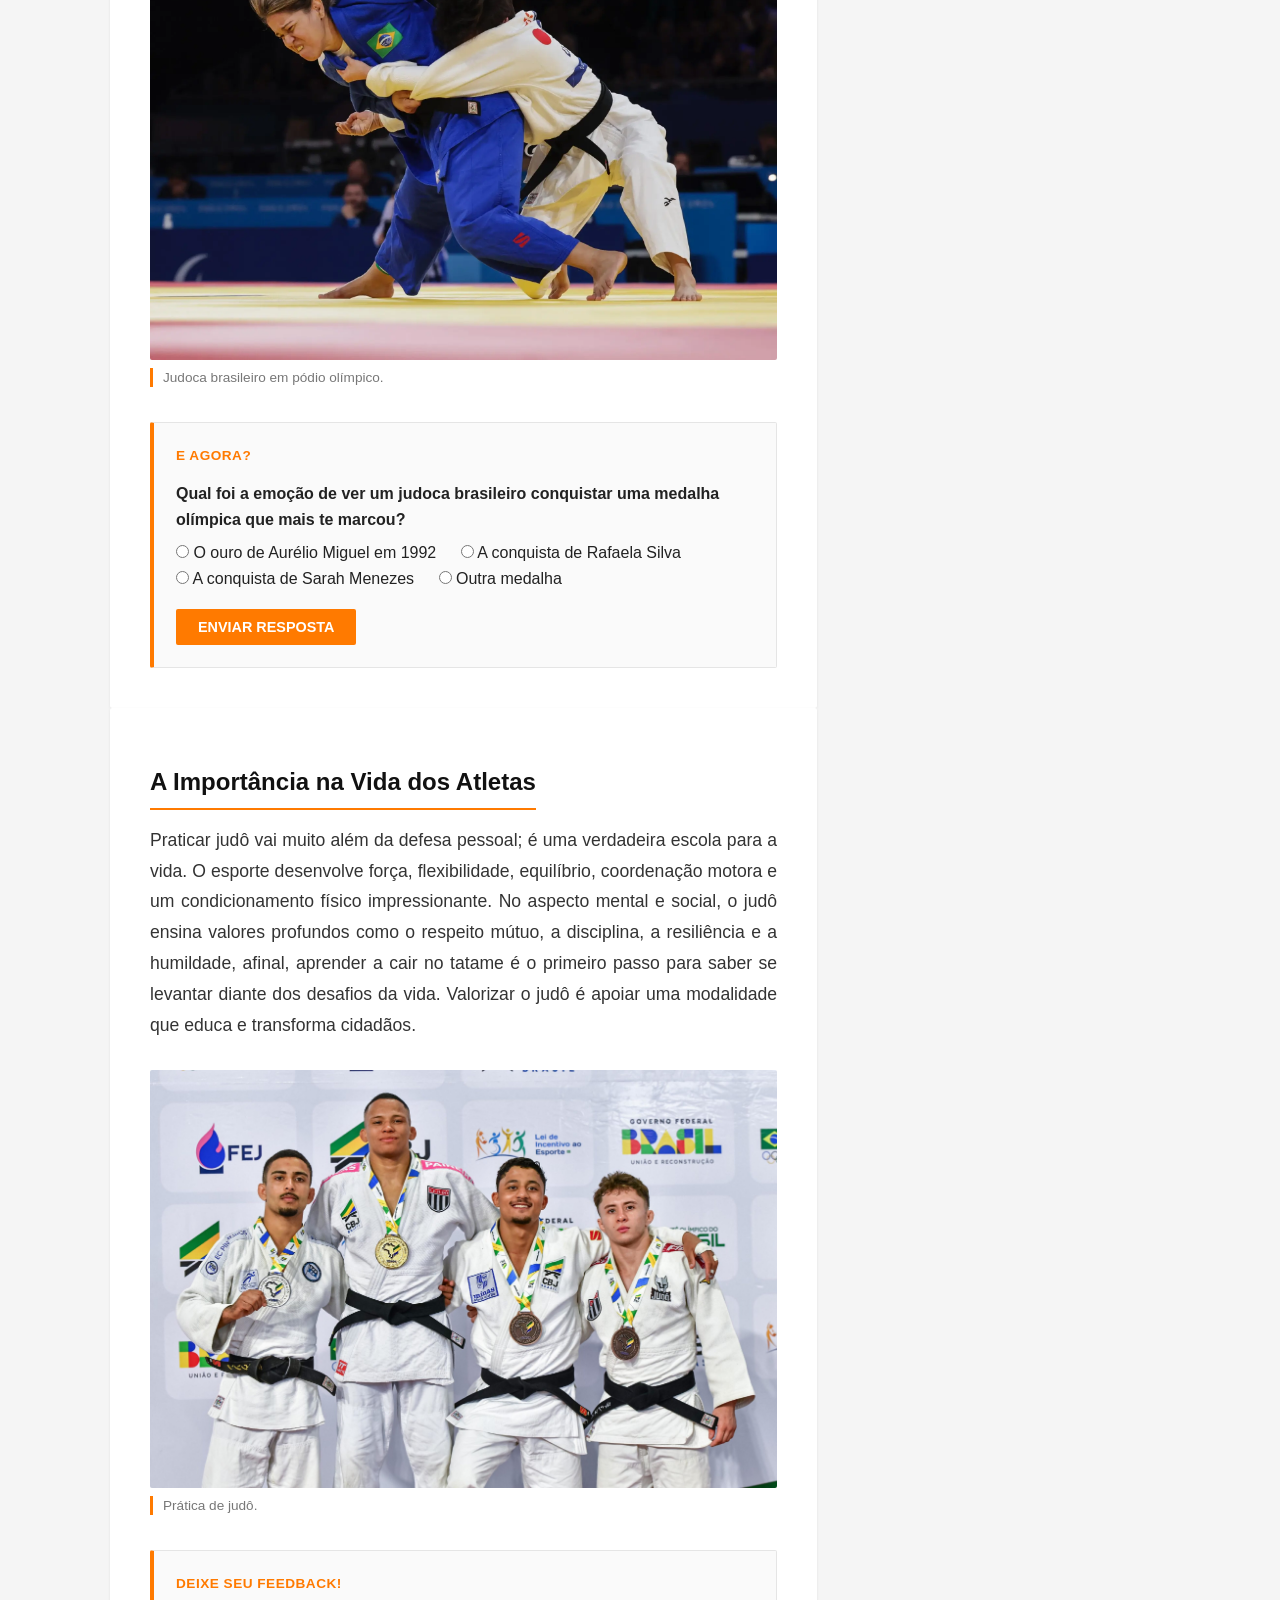
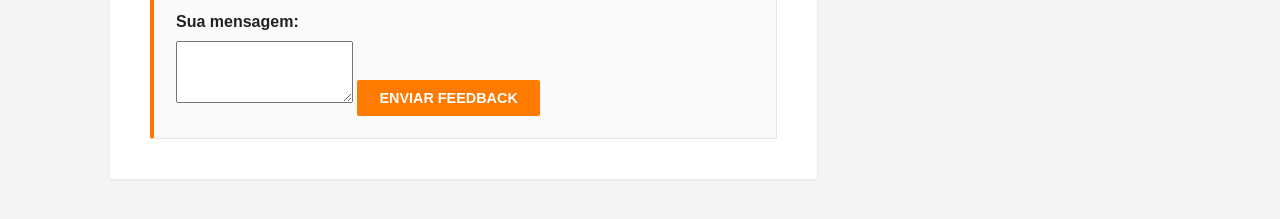
<file: judo.html>
<!DOCTYPE html>

<html lang="pt-BR">

<head>

	<meta charset="UTF-8">
	<meta name="viewport" content="width=device-width, initial-scale=1">
	<title>Judô | Projeto CJB</title>
	<link rel="stylesheet" href="style.css">
	<link rel="stylesheet" href="esporte.css">

</head>

<body class="pagina-esporte">

	<nav class="navbar">

		<div class="navbar-container">

			<a href="index.html" class="navbar-logo">Projeto<span>CJB</span></a>

			<div class="navbar-menu">

				<a href="index.html" class="navbar-item">Início</a>
				<a href="sobre.html" class="navbar-item">Sobre</a>
			</div>

		</div>
	</nav>

	<div class="esporte-layout">

		<main class="conteudo-esporte">

			<article class="materia">

				<header class="materia-cabecalho">

					<span class="materia-categoria">Judô</span>

					<h1>Judô no Brasil: do tatame japonês ao pódio olímpico</h1>

					<p class="subtitulo">
					Como uma arte marcial criada em 1882 se tornou uma das maiores potências esportivas do país
					</p>

					<p class="materia-autoria">
						<strong>Eduardo Oliveira</strong>
						<span class="separador">—</span>
						São Paulo
					</p>

				</header>

				<h2>A Origem do Judô</h2>

				<p>
				O judô tem uma história fascinante que mergulha nas antigas tradições marciais do Japão. Ele foi criado em 1882 pelo mestre Jigoro Kano, que pegou os princípios e técnicas letais do jiu-jitsu tradicional dos samurais e os transformou em uma arte marcial moderna, focada no desenvolvimento físico, moral e mental. Kano retirou os golpes mais perigosos para que a prática pudesse ser segura e competitiva, transformando-o inclusive em esporte olímpico em 1964. No Brasil, o judô encontrou um terreno extremamente fértil: chegou no início do século XX, trazido por imigrantes japoneses, com destaque para figuras como Mitsuyo Maeda (Conde Koma) que também é responsável por trazer o jiu-jitsu, e hoje o país é uma das maiores potências mundiais na modalidade, colecionando medalhas olímpicas e mundiais.
				</p>

				<figure>
					<img src="imagens/judo1.jfif" alt="Dois judocas em combate no tatame">
					<figcaption>Origem do judô no Japão.</figcaption>
				</figure>

				<form class="enquete" action="#" method="post">

					<h3>Hora de participar</h3>

					<fieldset>
		
						<legend>Você já conhecia essa origem de transformação das lutas de samurai em uma filosofia de educação e esporte?</legend>

						<label>
							<input type="radio" name="origem1" value="conhecia" required> Já conhecia essa origem
						</label>

						<label>
							<input type="radio" name="origem1" value="nao"> Não conhecia
						</label>
						
					</fieldset>

					<button type="submit">Enviar resposta</button>

				</form>

			</article>

			<article class="materia">

				<h2>Como o Judô funciona?</h2>

				<p>
				Embora seja uma arte marcial de combate corpo a corpo, a dinâmica das lutas de judô é regida por regras rígidas de respeito e técnica. O objetivo principal é projetar o adversário de costas no chão com força, velocidade e controle (o famoso Ippon, que encerra a luta imediatamente), ou imobilizá-lo, esticar o braço numa chave ou aplicar um estrangulamento até que ele bata em sinal de desistência. Os combates acontecem no tatame, duram alguns minutos (no tempo regulamentar) e os atletas são divididos por categorias de peso. Além de tudo, a disciplina e o cumprimento obrigatório aos adversários e árbitros (através de saudações) são leis fundamentais do esporte.
				</p>

				<figure>
					<img src="imagens/judo2.avif" alt="Judocas disputando uma luta em competição">
					<figcaption>Luta oficial de judô.</figcaption>
				</figure>

				<form class="enquete" action="#" method="post">

					<h3>Sua vez de falar!</h3>

					<fieldset>
		
						<legend>Você acha que conseguiria manter a calma e a técnica certa no meio de uma luta de judô ou a adrenalina falaria mais alto?</legend>

						<label>
							<input type="radio" name="calma2" value="calma" required> Manteria a calma e a técnica
						</label>

						<label>
							<input type="radio" name="calma2" value="adrenalina"> A adrenalina falaria mais alto
						</label>
						
					</fieldset>

					<button type="submit">Enviar resposta</button>

				</form>

			</article>

			<article class="materia">

				<h2>O Brasil no cenário</h2>

				<p>
				O Brasil é um verdadeiro gigante do judô no cenário internacional, impulsionado por um trabalho sólido da Confederação Brasileira de Judô (CBJ) e por circuitos nacionais fortíssimos. O país é presença garantida no topo dos pódios em Campeonatos Mundiais e Jogos Olímpicos. É impossível falar dessa história sem exaltar grandes ícones que inspiram gerações, como Aurélio Miguel (primeiro ouro olímpico do judô brasileiro em Barcelona 1992), Flávio Canto, e as campeãs olímpicas e mundiais Sarah Menezes e a inspiradora Rafaela Silva, que superou barreiras gigantescas para conquistar o mundo.
				</p>

				<figure>
					<img src="imagens/judo3.webp" alt="Judoca brasileiro comemorando medalha olímpica">
					<figcaption>Judoca brasileiro em pódio olímpico.</figcaption>
				</figure>

				<form class="enquete" action="#" method="post">

					<h3>E agora?</h3>

					<fieldset>
		
						<legend>Qual foi a emoção de ver um judoca brasileiro conquistar uma medalha olímpica que mais te marcou?</legend>

						<label>
							<input type="radio" name="medalha3" value="aurelio" required> O ouro de Aurélio Miguel em 1992
						</label>

						<label>
							<input type="radio" name="medalha3" value="rafaela"> A conquista de Rafaela Silva
						</label>

						<label>
							<input type="radio" name="medalha3" value="sarah"> A conquista de Sarah Menezes
						</label>

						<label>
							<input type="radio" name="medalha3" value="outra"> Outra medalha
						</label>
						
					</fieldset>

					<button type="submit">Enviar resposta</button>

				</form>

			</article>

			<article class="materia">

				<h2>A Importância na Vida dos Atletas</h2>

				<p>
				Praticar judô vai muito além da defesa pessoal; é uma verdadeira escola para a vida. O esporte desenvolve força, flexibilidade, equilíbrio, coordenação motora e um condicionamento físico impressionante. No aspecto mental e social, o judô ensina valores profundos como o respeito mútuo, a disciplina, a resiliência e a humildade, afinal, aprender a cair no tatame é o primeiro passo para saber se levantar diante dos desafios da vida. Valorizar o judô é apoiar uma modalidade que educa e transforma cidadãos.
				</p>

				<figure>
					<img src="imagens/judo4.jpeg" alt="Crianças praticando judô em academia">
					<figcaption>Prática de judô.</figcaption>
				</figure>

				<form class="enquete" action="#" method="post">

					<h3>Deixe seu feedback!</h3>
					
					<label for="mensagem">Sua mensagem:</label>
					<textarea id="mensagem" name="mensagem" rows="4" required></textarea>

					<button type="submit">Enviar Feedback</button>

				</form>

			</article>

		</main>

		<aside class="navegacao-esporte">

			<h2>Explore os esportes</h2>

			<nav aria-label="Outras modalidades">

				<a href="basquete.html">Basquetebol</a>
				<a href="handebol.html">Handebol</a>
				<a href="volei.html">Voleibol</a>
				<a href="judo.html" aria-current="page">Judô</a>
				<a href="jiu-jitsu.html">Jiu-Jitsu</a>
				<a href="tenis-de-mesa.html">Tênis de Mesa</a>

			</nav>

		</aside>

	</div>

</body>
</html>
</file>
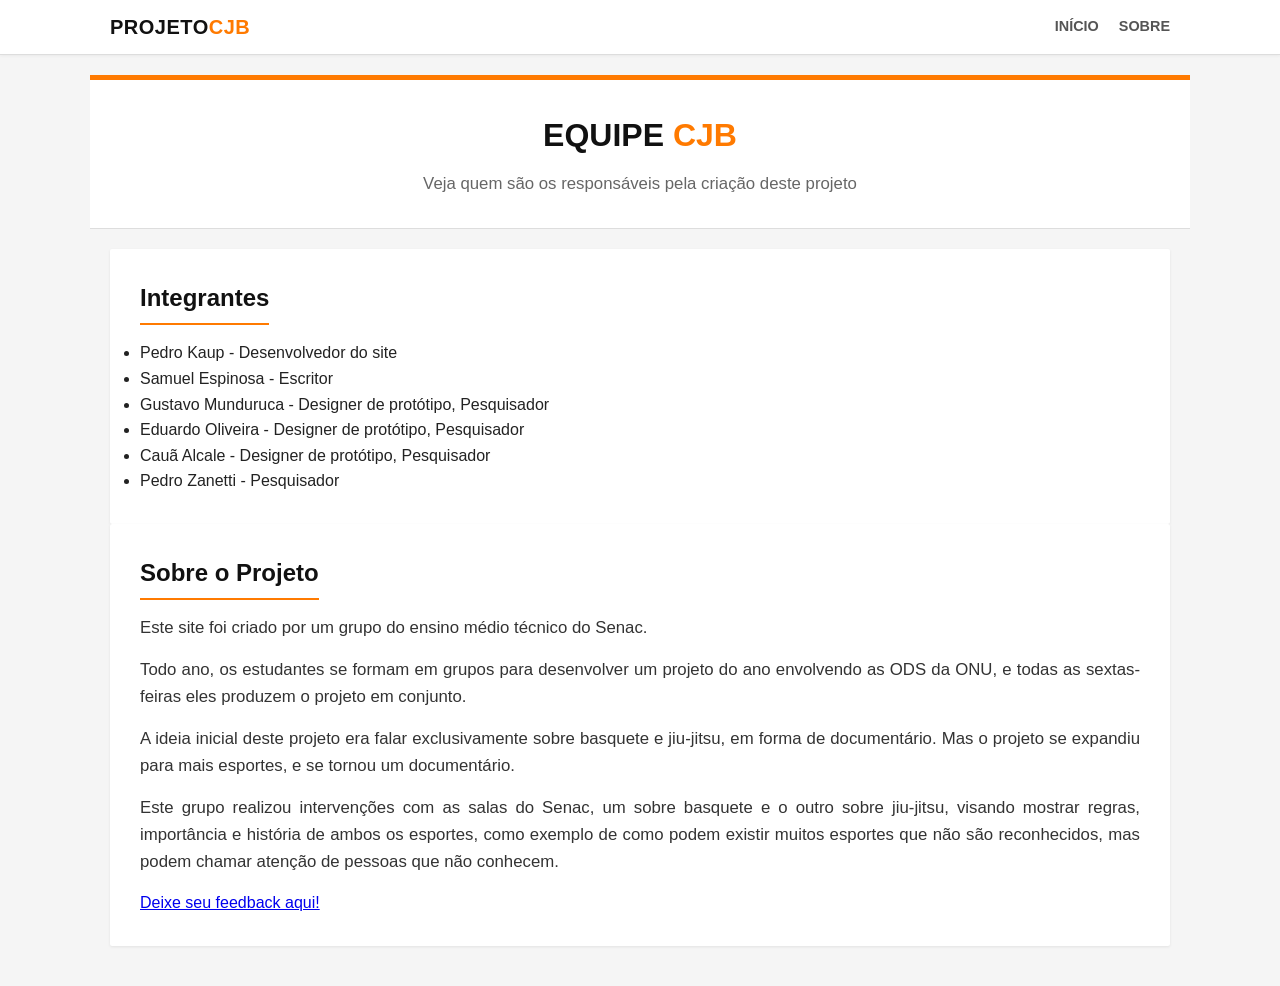
<file: sobre.html>
<!DOCTYPE html>
<html lang="pt-br">
<head>
    <meta charset="UTF-8">
    <meta name="viewport" content="width=device-width, initial-scale=1.0">
    <title>Sobre Nós</title>
    <link rel="stylesheet" href="style.css">
</head>
<body class="pagina-sobre">
    <nav class="navbar">
        <div class="navbar-container">
            <a href="index.html" class="navbar-logo">Projeto<span>CJB</span></a>
            <div class="navbar-menu">
                <a href="index.html" class="navbar-item">Início</a>
                <a href="sobre.html" class="navbar-item">Sobre</a>
            </div>
        </div>
    </nav>
    <header>
        <h1>Equipe <span>CJB</span></h1>
        <p>Veja quem são os responsáveis pela criação deste projeto</p>
    </header>
    <div class="container-principal">
        <main>
        <section id="equipe">
            <article id="integrantes">
                <h2>Integrantes</h2>
                <ul>
                    <li>Pedro Kaup - Desenvolvedor do site</li>
                    <li>Samuel Espinosa - Escritor</li>
                    <li>Gustavo Munduruca - Designer de protótipo, Pesquisador</li>
                    <li>Eduardo Oliveira - Designer de protótipo, Pesquisador</li>
                    <li>Cauã Alcale - Designer de protótipo, Pesquisador</li>
                    <li>Pedro Zanetti - Pesquisador</li>
                </ul>
            </article>
            <article id="sobre_projeto">
                <h2>Sobre o Projeto</h2>
                <p>Este site foi criado por um grupo do ensino médio técnico do Senac.</p>
                <p>Todo ano, os estudantes se formam em grupos para desenvolver um projeto do ano envolvendo as ODS da ONU, e todas as sextas-feiras eles produzem o projeto em conjunto.</p>
                <p>A ideia inicial deste projeto era falar exclusivamente sobre basquete e jiu-jitsu, em forma de documentário. Mas o projeto se expandiu para mais esportes, e se tornou um documentário.</p>
                <p>Este grupo realizou intervenções com as salas do Senac, um sobre basquete e o outro sobre jiu-jitsu, visando mostrar regras, importância e história de ambos os esportes, como exemplo de como podem existir muitos esportes que não são reconhecidos, mas podem chamar atenção de pessoas que não conhecem.</p>
                <a href="mailto:pedrokaup@gmail.com">Deixe seu feedback aqui!</a>
            </article>
        </main>
    </div>
</body>
</html>
</file>
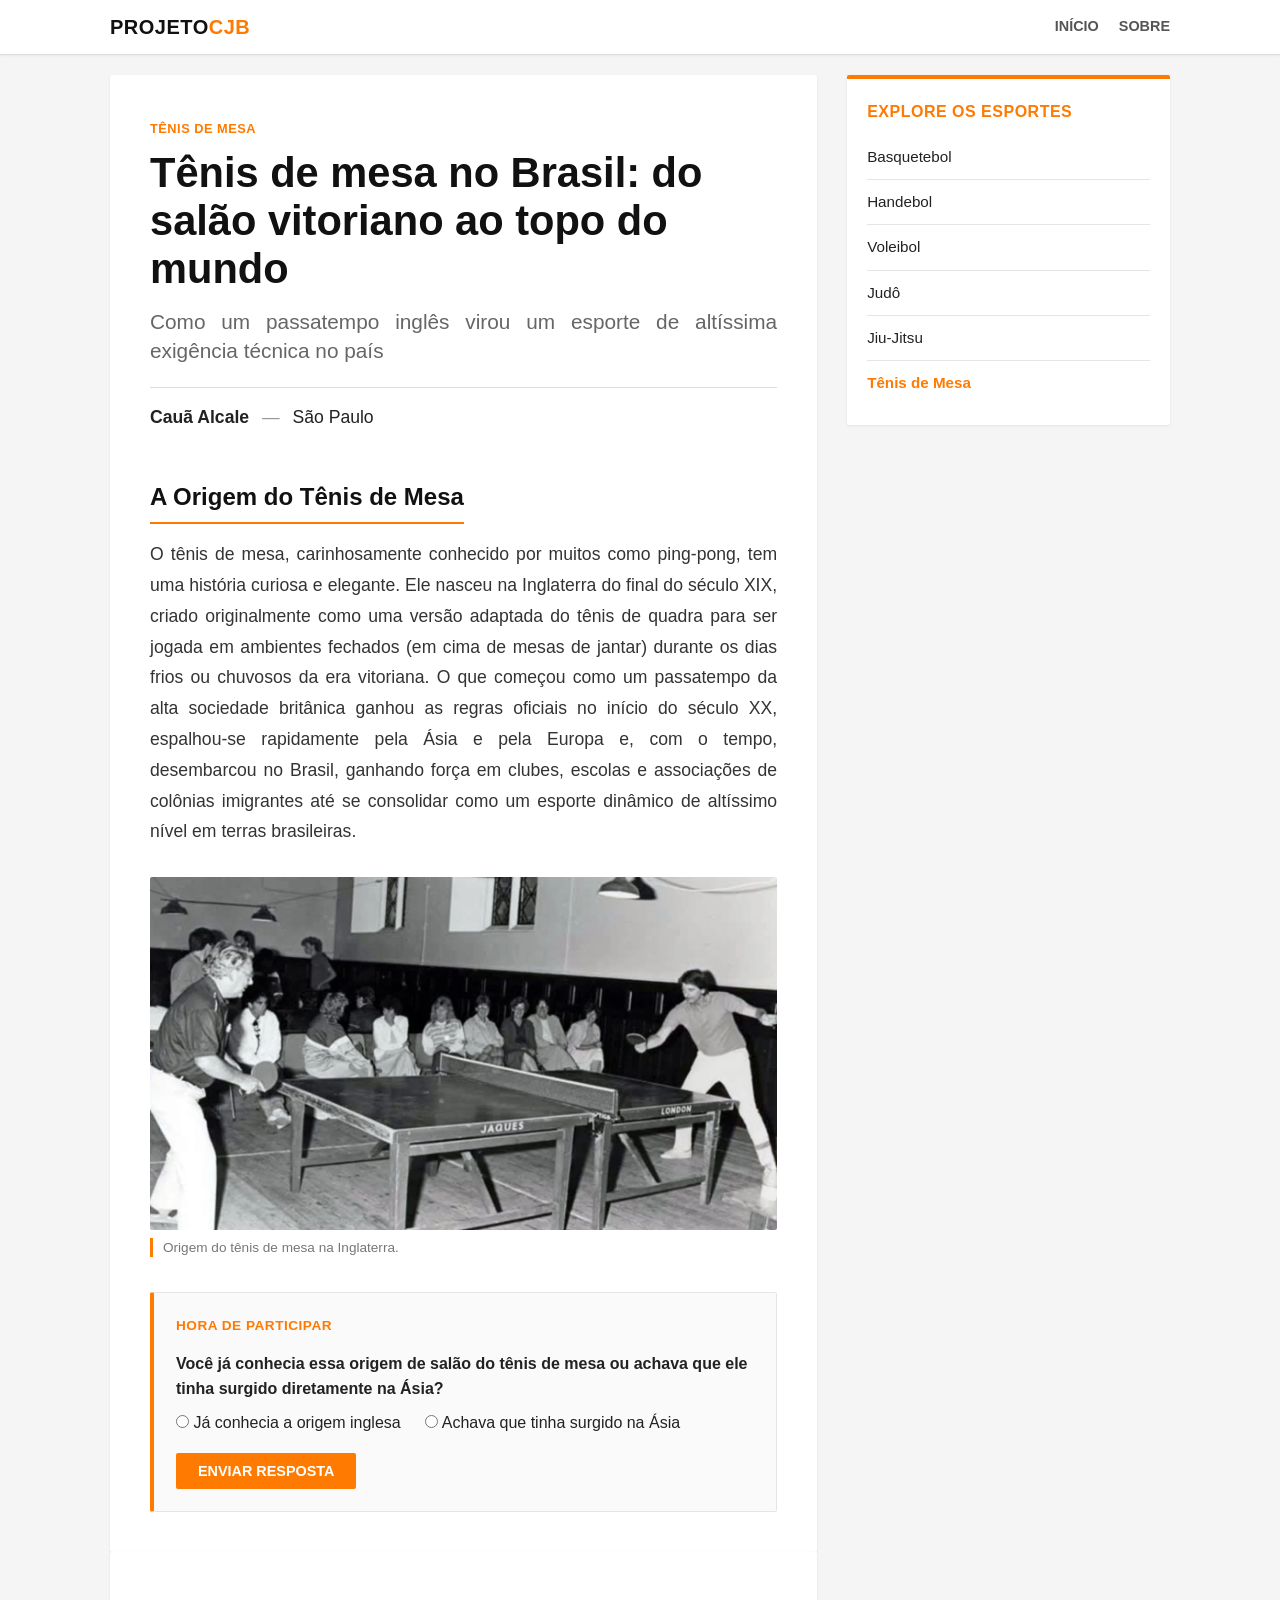
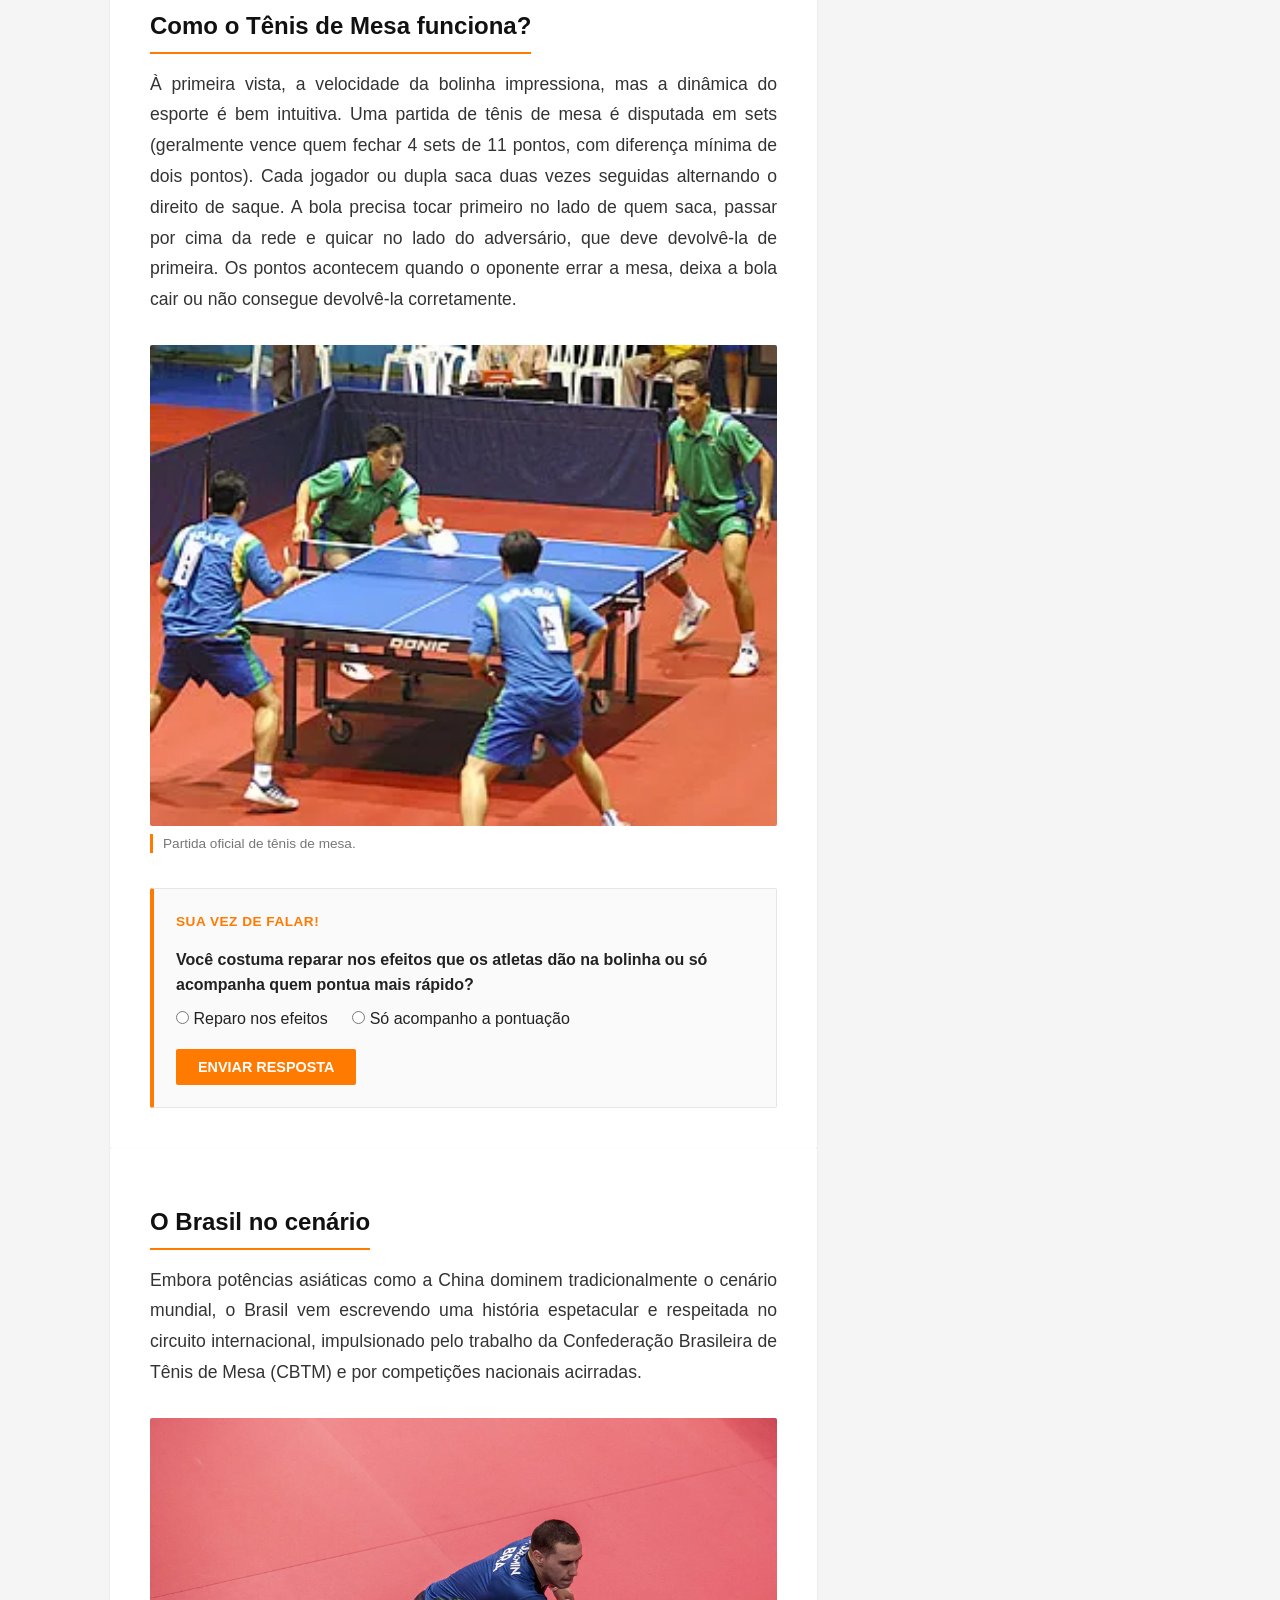
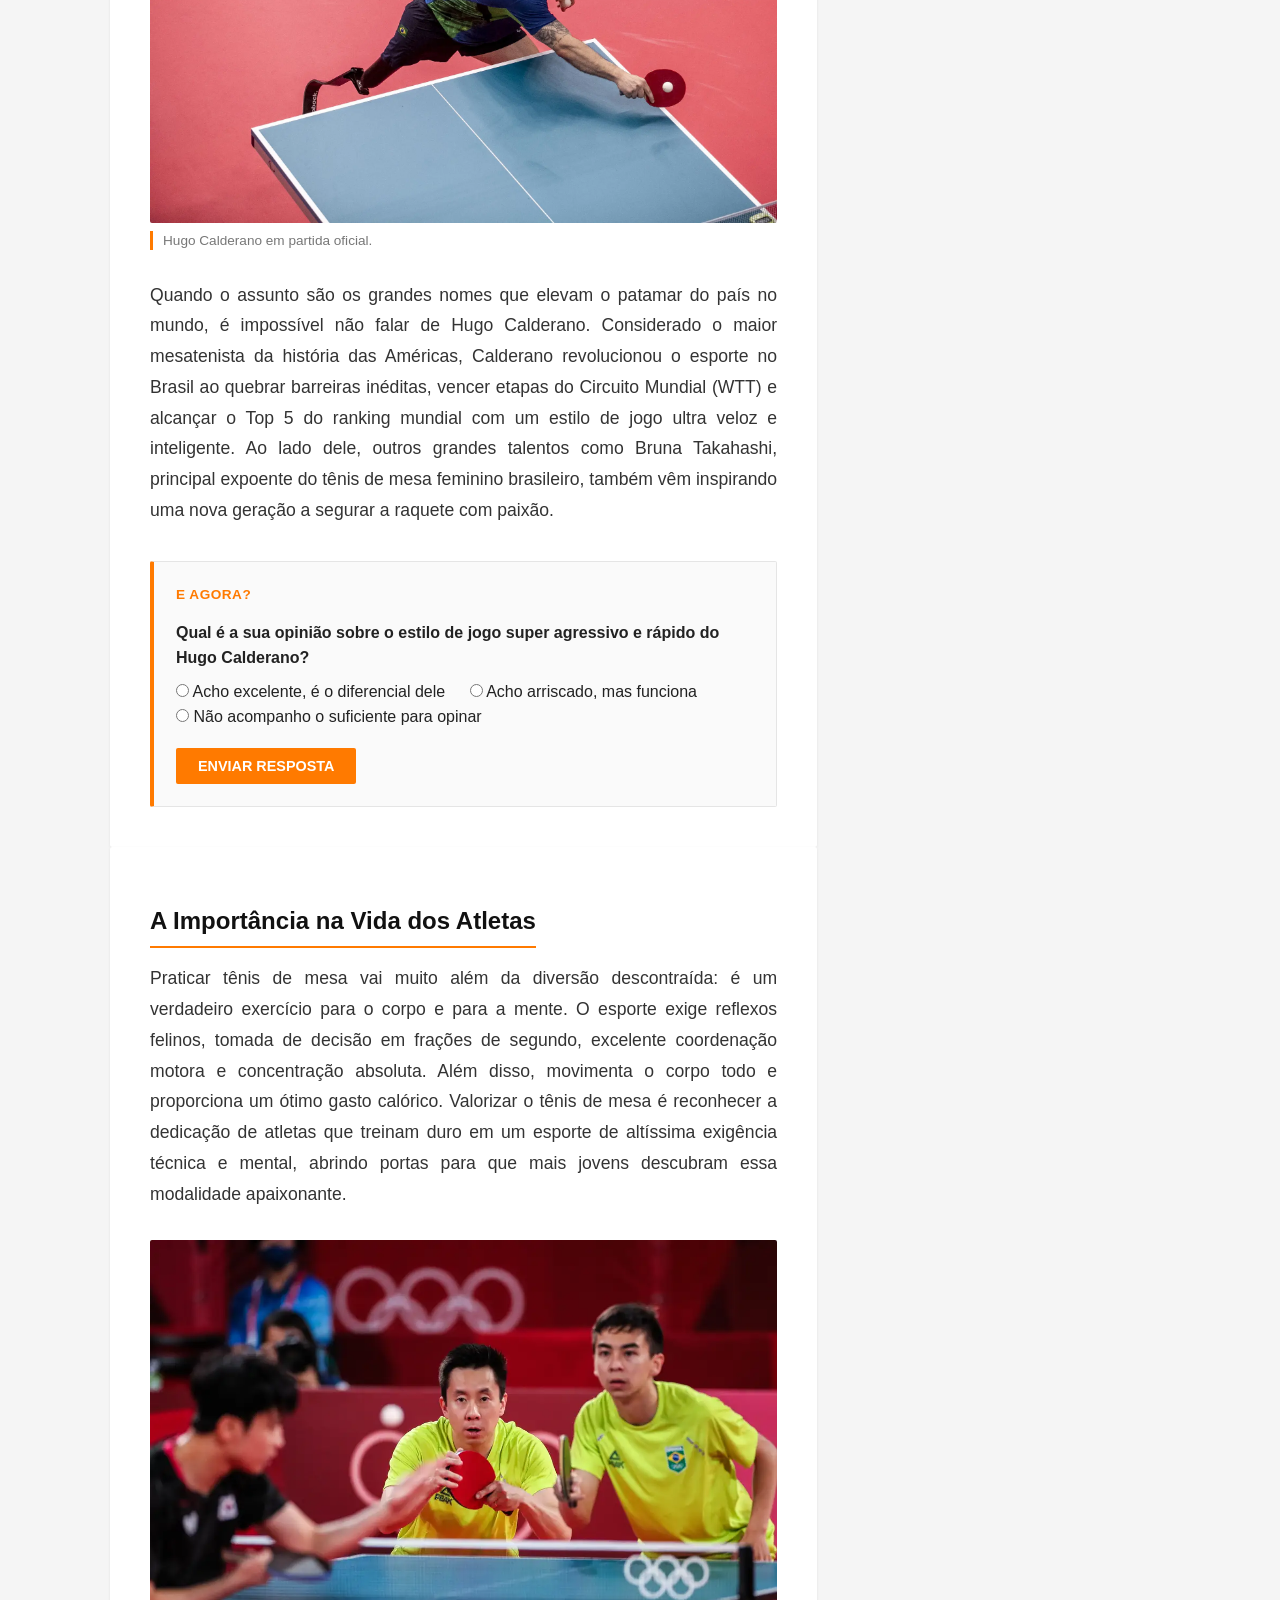
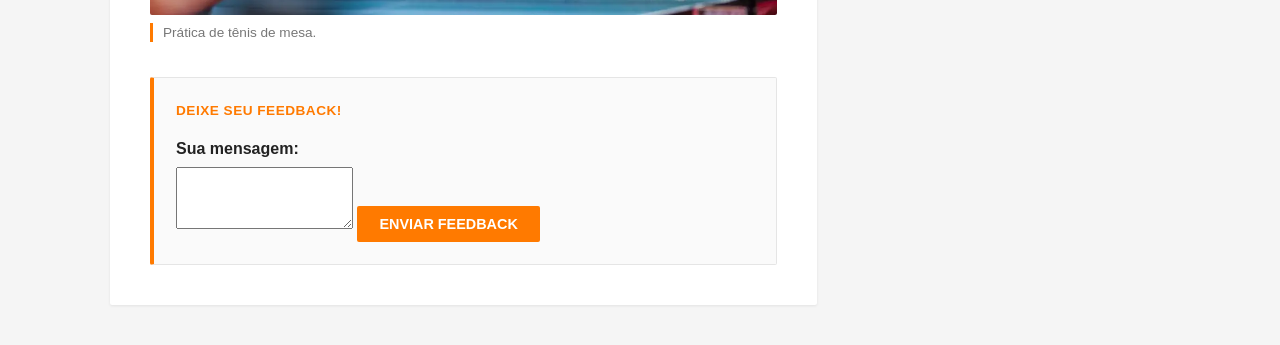
<file: tenis-de-mesa.html>
<!DOCTYPE html>

<html lang="pt-BR">

<head>

	<meta charset="UTF-8">
	<meta name="viewport" content="width=device-width, initial-scale=1">
	<title>Tênis de Mesa | Projeto CJB</title>
	<link rel="stylesheet" href="style.css">
	<link rel="stylesheet" href="esporte.css">

</head>

<body class="pagina-esporte">

	<nav class="navbar">

		<div class="navbar-container">

			<a href="index.html" class="navbar-logo">Projeto<span>CJB</span></a>

			<div class="navbar-menu">

				<a href="index.html" class="navbar-item">Início</a>
				<a href="sobre.html" class="navbar-item">Sobre</a>
			</div>

		</div>
	</nav>

	<div class="esporte-layout">

		<main class="conteudo-esporte">

			<article class="materia">

				<header class="materia-cabecalho">

					<span class="materia-categoria">Tênis de Mesa</span>

					<h1>Tênis de mesa no Brasil: do salão vitoriano ao topo do mundo</h1>

					<p class="subtitulo">
					Como um passatempo inglês virou um esporte de altíssima exigência técnica no país
					</p>

					<p class="materia-autoria">
						<strong>Cauã Alcale</strong>
						<span class="separador">—</span>
						São Paulo
					</p>

				</header>

				<h2>A Origem do Tênis de Mesa</h2>

				<p>
				O tênis de mesa, carinhosamente conhecido por muitos como ping-pong, tem uma história curiosa e elegante. Ele nasceu na Inglaterra do final do século XIX, criado originalmente como uma versão adaptada do tênis de quadra para ser jogada em ambientes fechados (em cima de mesas de jantar) durante os dias frios ou chuvosos da era vitoriana. O que começou como um passatempo da alta sociedade britânica ganhou as regras oficiais no início do século XX, espalhou-se rapidamente pela Ásia e pela Europa e, com o tempo, desembarcou no Brasil, ganhando força em clubes, escolas e associações de colônias imigrantes até se consolidar como um esporte dinâmico de altíssimo nível em terras brasileiras.
				</p>

				<figure>
					<img src="imagens/pingpong1.webp" alt="Mesa de tênis de mesa com raquete e bola">
					<figcaption>Origem do tênis de mesa na Inglaterra.</figcaption>
				</figure>

				<form class="enquete" action="#" method="post">

					<h3>Hora de participar</h3>

					<fieldset>
		
						<legend>Você já conhecia essa origem de salão do tênis de mesa ou achava que ele tinha surgido diretamente na Ásia?</legend>

						<label>
							<input type="radio" name="origem1" value="conhecia" required> Já conhecia a origem inglesa
						</label>

						<label>
							<input type="radio" name="origem1" value="asia"> Achava que tinha surgido na Ásia
						</label>
						
					</fieldset>

					<button type="submit">Enviar resposta</button>

				</form>

			</article>

			<article class="materia">

				<h2>Como o Tênis de Mesa funciona?</h2>

				<p>
				À primeira vista, a velocidade da bolinha impressiona, mas a dinâmica do esporte é bem intuitiva. Uma partida de tênis de mesa é disputada em sets (geralmente vence quem fechar 4 sets de 11 pontos, com diferença mínima de dois pontos). Cada jogador ou dupla saca duas vezes seguidas alternando o direito de saque. A bola precisa tocar primeiro no lado de quem saca, passar por cima da rede e quicar no lado do adversário, que deve devolvê-la de primeira. Os pontos acontecem quando o oponente errar a mesa, deixa a bola cair ou não consegue devolvê-la corretamente.
				</p>

				<figure>
					<img src="imagens/pingpong2.webp" alt="Atletas disputando uma partida de tênis de mesa">
					<figcaption>Partida oficial de tênis de mesa.</figcaption>
				</figure>

				<form class="enquete" action="#" method="post">

					<h3>Sua vez de falar!</h3>

					<fieldset>
		
						<legend>Você costuma reparar nos efeitos que os atletas dão na bolinha ou só acompanha quem pontua mais rápido?</legend>

						<label>
							<input type="radio" name="efeitos2" value="efeitos" required> Reparo nos efeitos
						</label>

						<label>
							<input type="radio" name="efeitos2" value="pontos"> Só acompanho a pontuação
						</label>
						
					</fieldset>

					<button type="submit">Enviar resposta</button>

				</form>

			</article>

			<article class="materia">

				<h2>O Brasil no cenário</h2>

				<p>
				Embora potências asiáticas como a China dominem tradicionalmente o cenário mundial, o Brasil vem escrevendo uma história espetacular e respeitada no circuito internacional, impulsionado pelo trabalho da Confederação Brasileira de Tênis de Mesa (CBTM) e por competições nacionais acirradas.
				</p>

				<figure>
					<img src="imagens/pingpong3.webp" alt="Hugo Calderano durante uma partida de tênis de mesa">
					<figcaption>Hugo Calderano em partida oficial.</figcaption>
				</figure>

				<p>
				Quando o assunto são os grandes nomes que elevam o patamar do país no mundo, é impossível não falar de Hugo Calderano. Considerado o maior mesatenista da história das Américas, Calderano revolucionou o esporte no Brasil ao quebrar barreiras inéditas, vencer etapas do Circuito Mundial (WTT) e alcançar o Top 5 do ranking mundial com um estilo de jogo ultra veloz e inteligente. Ao lado dele, outros grandes talentos como Bruna Takahashi, principal expoente do tênis de mesa feminino brasileiro, também vêm inspirando uma nova geração a segurar a raquete com paixão.
				</p>

				<form class="enquete" action="#" method="post">

					<h3>E agora?</h3>

					<fieldset>
		
						<legend>Qual é a sua opinião sobre o estilo de jogo super agressivo e rápido do Hugo Calderano?</legend>

						<label>
							<input type="radio" name="calderano3" value="excelente" required> Acho excelente, é o diferencial dele
						</label>

						<label>
							<input type="radio" name="calderano3" value="arriscado"> Acho arriscado, mas funciona
						</label>

						<label>
							<input type="radio" name="calderano3" value="neutro"> Não acompanho o suficiente para opinar
						</label>
						
					</fieldset>

					<button type="submit">Enviar resposta</button>

				</form>

			</article>

			<article class="materia">

				<h2>A Importância na Vida dos Atletas</h2>

				<p>
				Praticar tênis de mesa vai muito além da diversão descontraída: é um verdadeiro exercício para o corpo e para a mente. O esporte exige reflexos felinos, tomada de decisão em frações de segundo, excelente coordenação motora e concentração absoluta. Além disso, movimenta o corpo todo e proporciona um ótimo gasto calórico. Valorizar o tênis de mesa é reconhecer a dedicação de atletas que treinam duro em um esporte de altíssima exigência técnica e mental, abrindo portas para que mais jovens descubram essa modalidade apaixonante.
				</p>

				<figure>
					<img src="imagens/pingpong4.webp" alt="Jovens praticando tênis de mesa">
					<figcaption>Prática de tênis de mesa.</figcaption>
				</figure>

				<form class="enquete" action="#" method="post">

					<h3>Deixe seu feedback!</h3>
					
					<label for="mensagem">Sua mensagem:</label>
					<textarea id="mensagem" name="mensagem" rows="4" required></textarea>

					<button type="submit">Enviar Feedback</button>

				</form>

			</article>

		</main>

		<aside class="navegacao-esporte">

			<h2>Explore os esportes</h2>

			<nav aria-label="Outras modalidades">

				<a href="basquete.html">Basquetebol</a>
				<a href="handebol.html">Handebol</a>
				<a href="volei.html">Voleibol</a>
				<a href="judo.html">Judô</a>
				<a href="jiu-jitsu.html">Jiu-Jitsu</a>
				<a href="tenis-de-mesa.html" aria-current="page">Tênis de Mesa</a>

			</nav>

		</aside>

	</div>

</body>
</html>
</file>
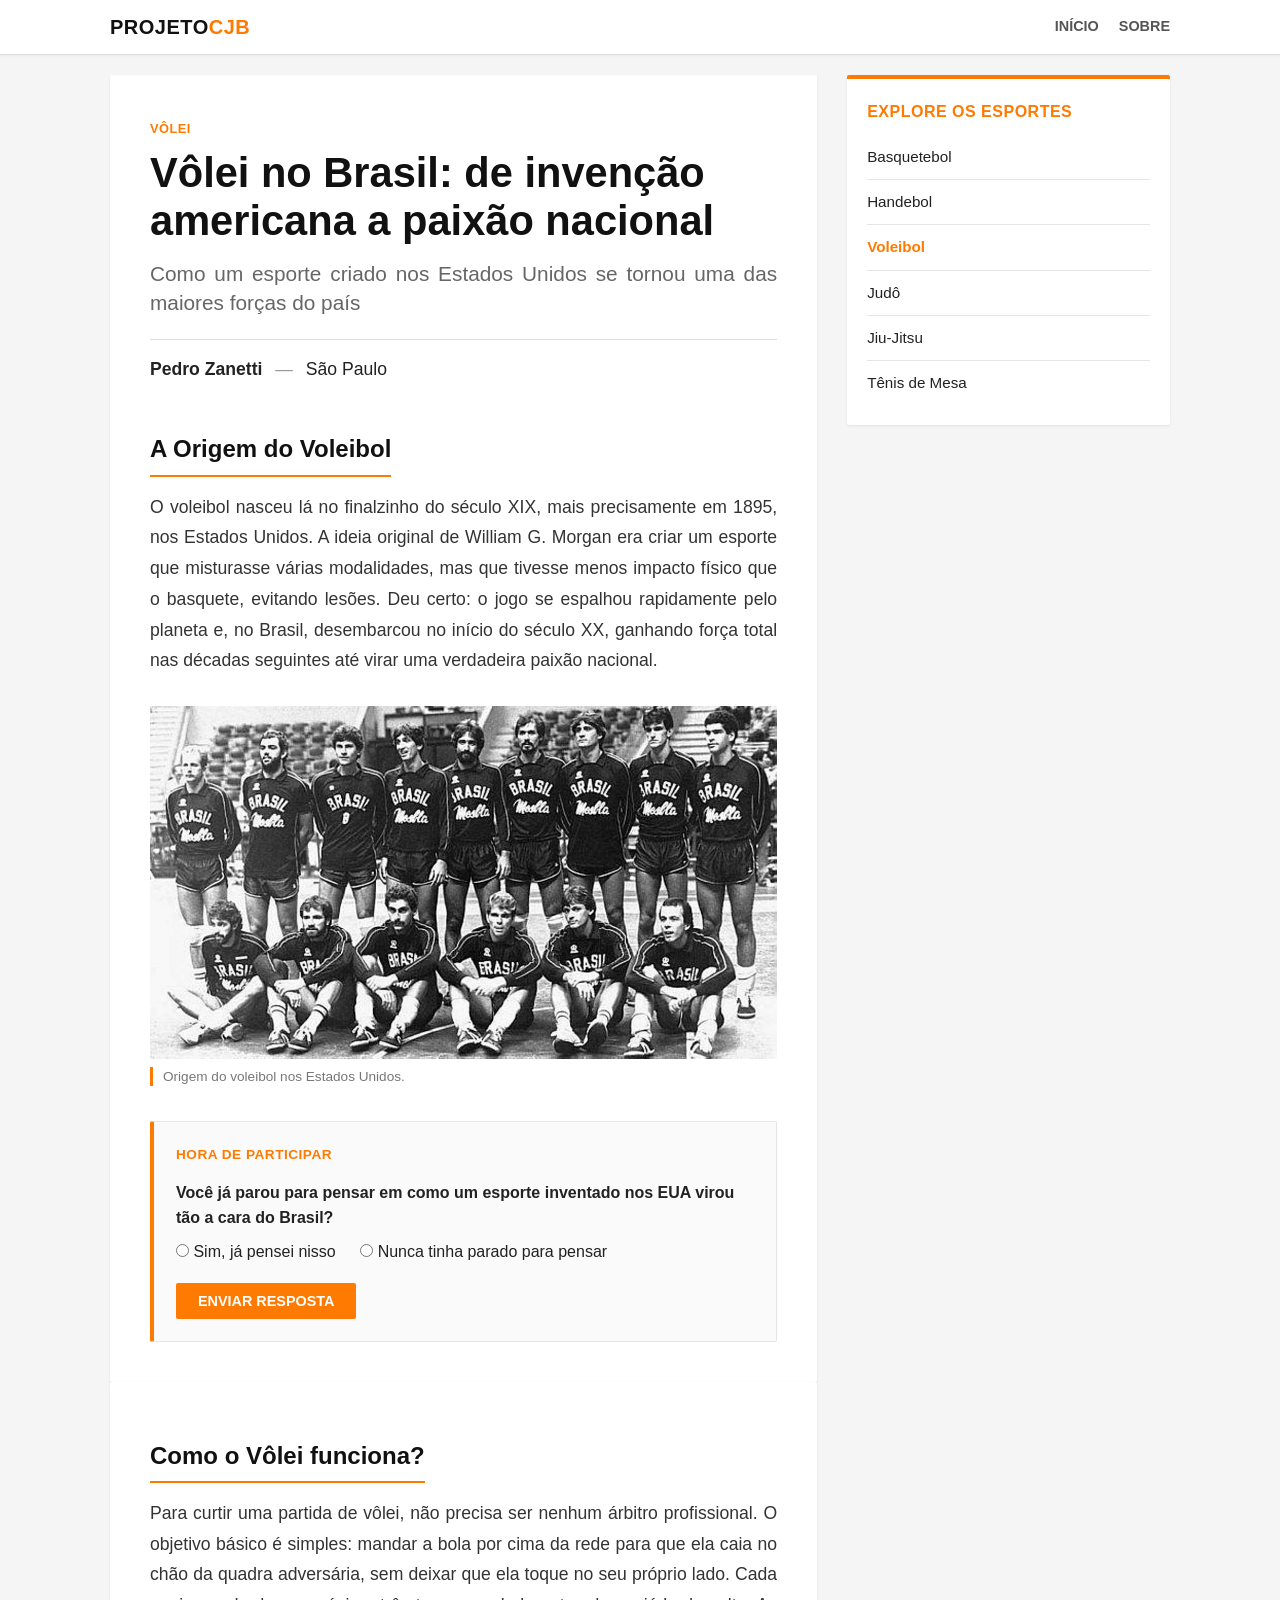
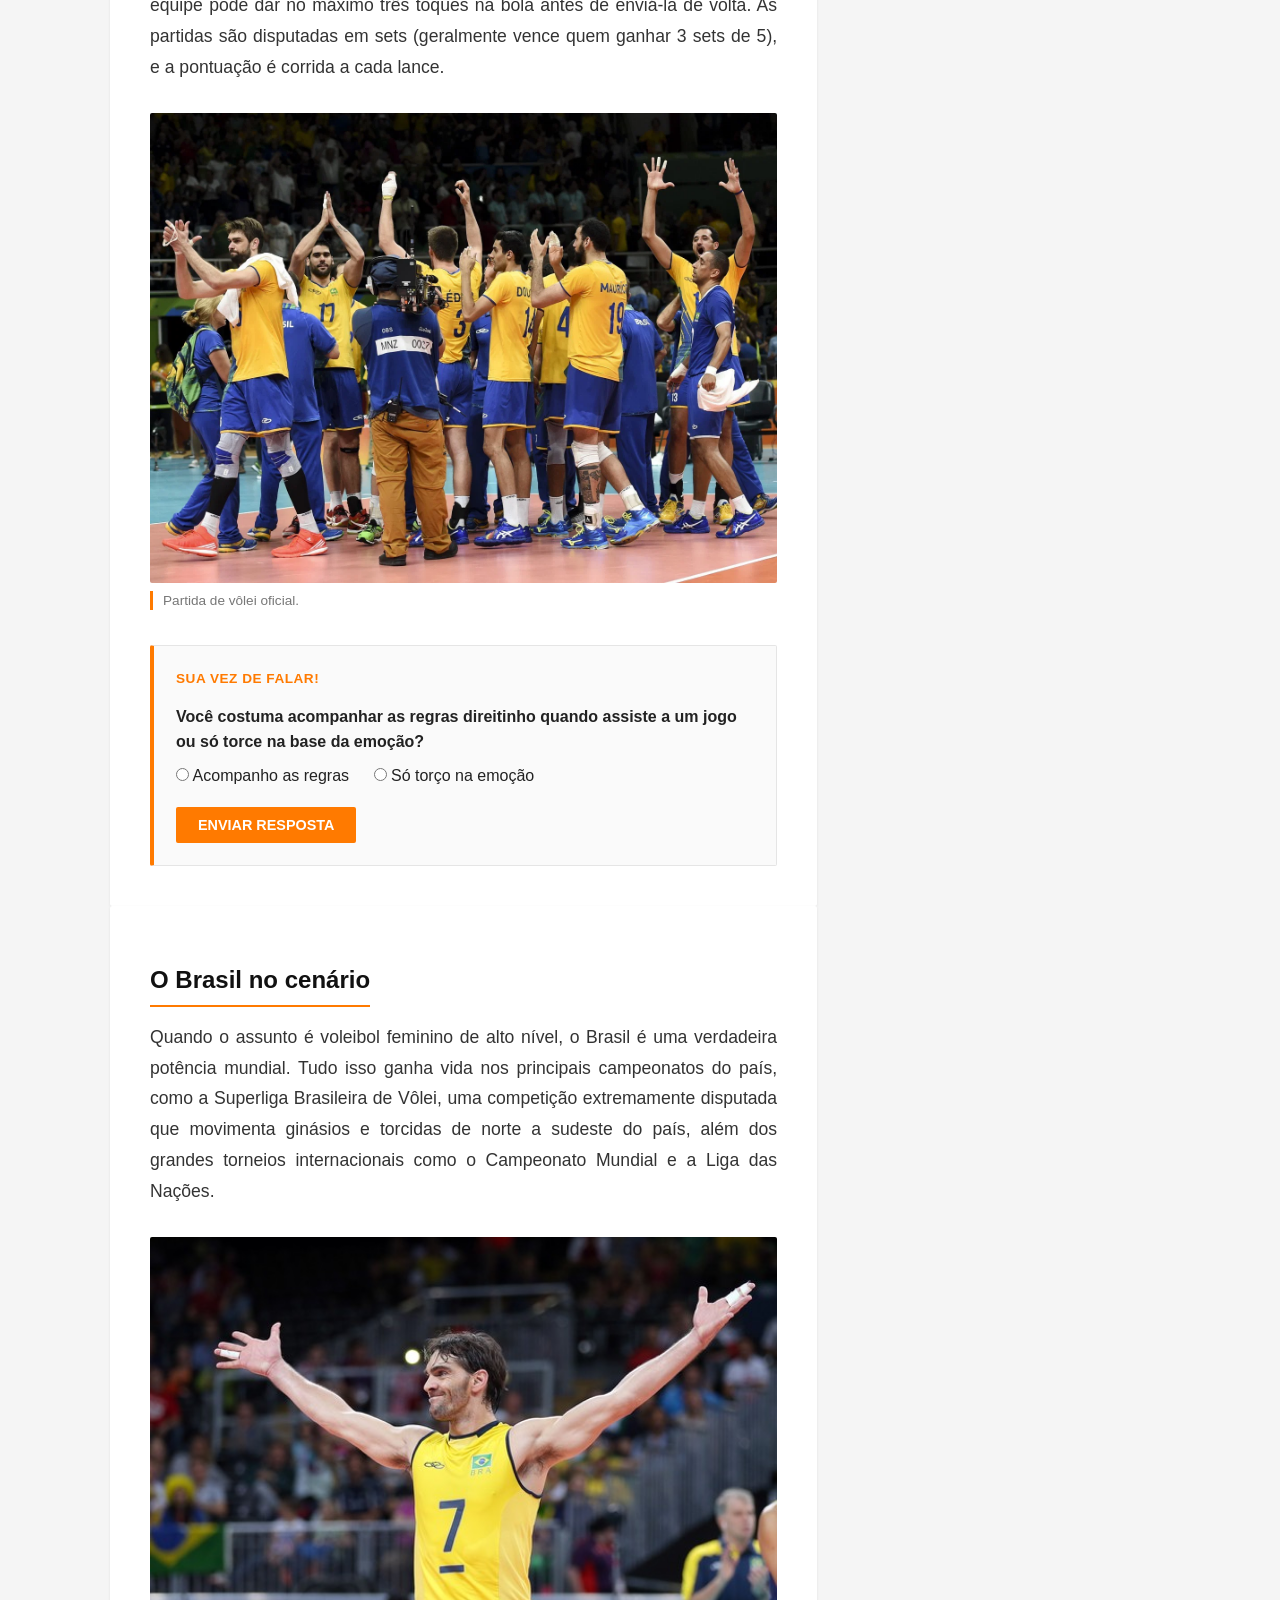
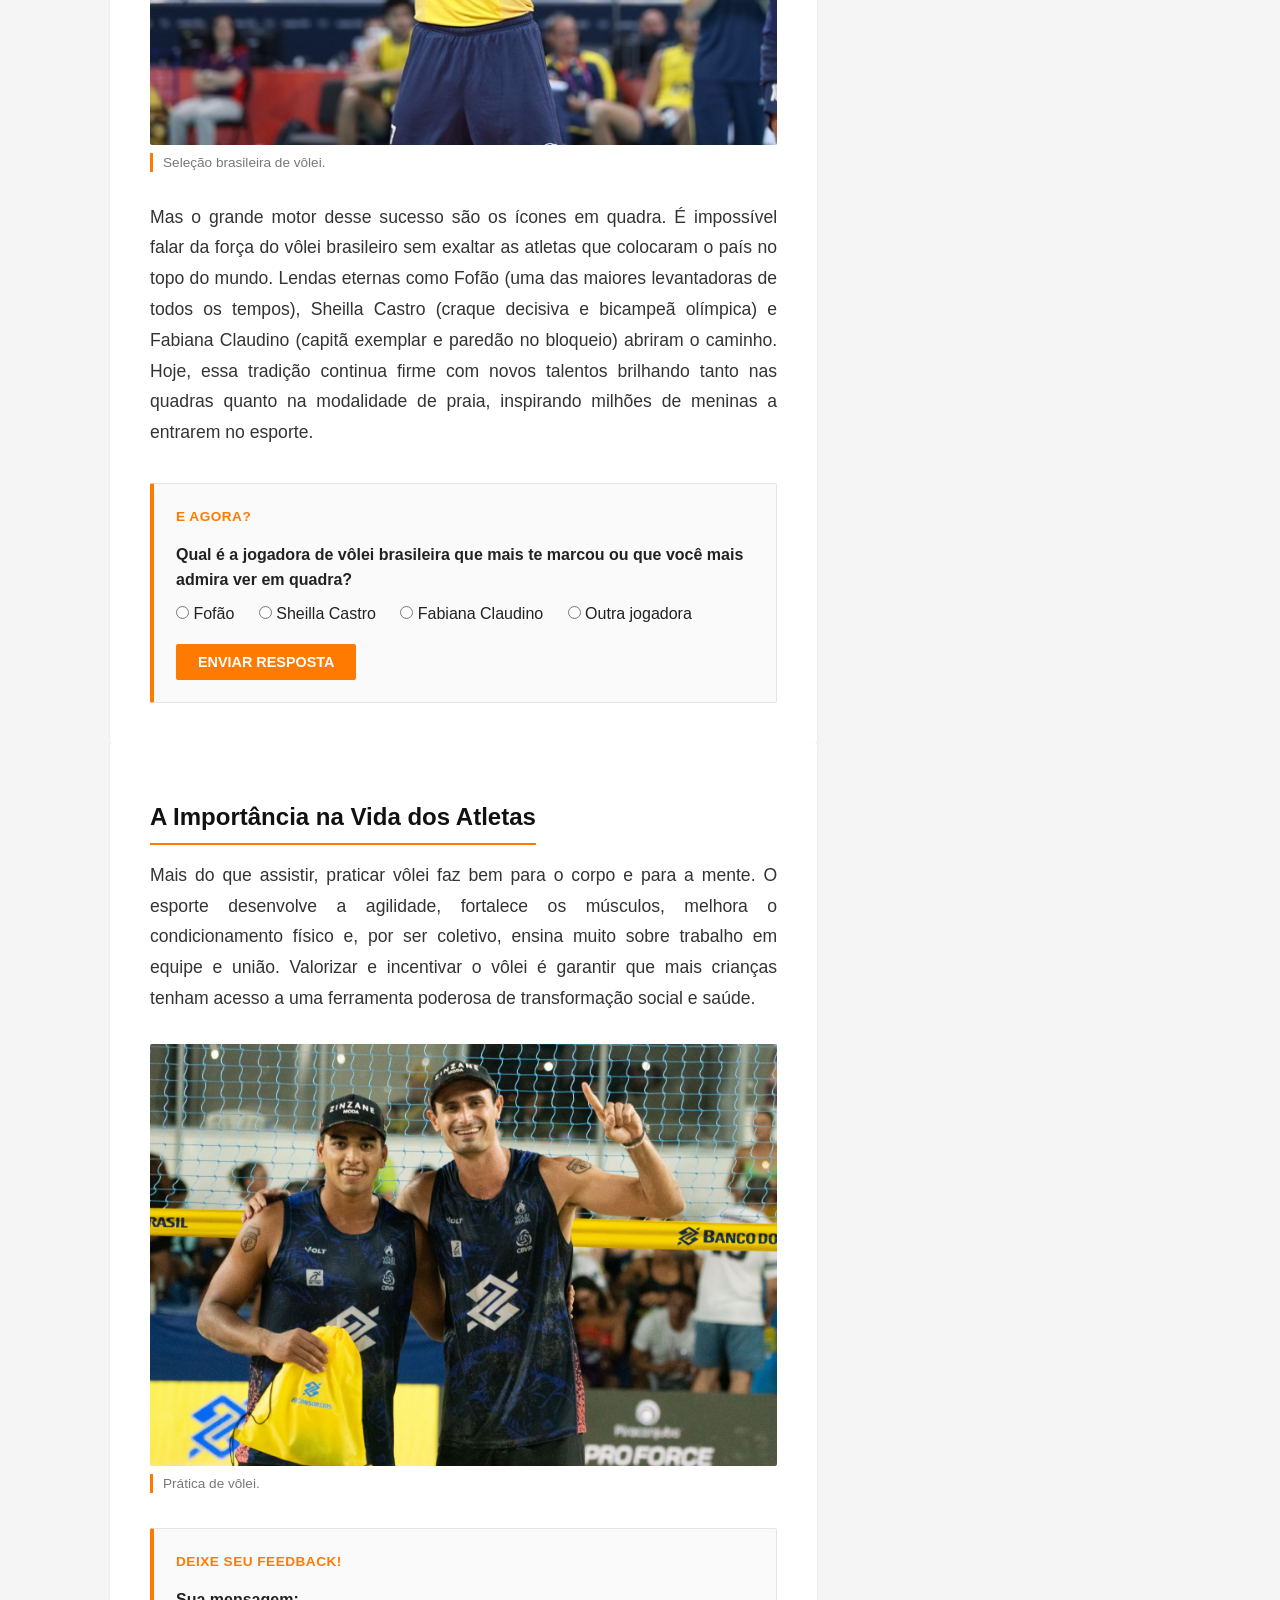
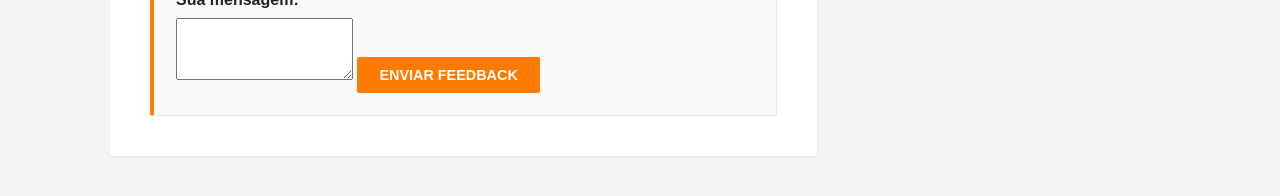
<file: volei.html>
<!DOCTYPE html>

<html lang="pt-BR">

<head>

	<meta charset="UTF-8">
	<meta name="viewport" content="width=device-width, initial-scale=1">
	<title>Vôlei | Projeto CJB</title>
	<link rel="stylesheet" href="style.css">
	<link rel="stylesheet" href="esporte.css">

</head>

<body class="pagina-esporte">

	<nav class="navbar">

		<div class="navbar-container">

			<a href="index.html" class="navbar-logo">Projeto<span>CJB</span></a>

			<div class="navbar-menu">

				<a href="index.html" class="navbar-item">Início</a>
				<a href="sobre.html" class="navbar-item">Sobre</a>
			</div>

		</div>
	</nav>

	<div class="esporte-layout">

		<main class="conteudo-esporte">

			<article class="materia">

				<header class="materia-cabecalho">

					<span class="materia-categoria">Vôlei</span>

					<h1>Vôlei no Brasil: de invenção americana a paixão nacional</h1>

					<p class="subtitulo">
					Como um esporte criado nos Estados Unidos se tornou uma das maiores forças do país
					</p>

					<p class="materia-autoria">
						<strong>Pedro Zanetti</strong>
						<span class="separador">—</span>
						São Paulo
					</p>

				</header>

				<h2>A Origem do Voleibol</h2>

				<p>
				O voleibol nasceu lá no finalzinho do século XIX, mais precisamente em 1895, nos Estados Unidos. A ideia original de William G. Morgan era criar um esporte que misturasse várias modalidades, mas que tivesse menos impacto físico que o basquete, evitando lesões. Deu certo: o jogo se espalhou rapidamente pelo planeta e, no Brasil, desembarcou no início do século XX, ganhando força total nas décadas seguintes até virar uma verdadeira paixão nacional.
				</p>

				<figure>
					<img src="imagens/volei1.webp" alt="Jogadores de vôlei em quadra durante uma partida">
					<figcaption>Origem do voleibol nos Estados Unidos.</figcaption>
				</figure>

				<form class="enquete" action="#" method="post">

					<h3>Hora de participar</h3>

					<fieldset>
		
						<legend>Você já parou para pensar em como um esporte inventado nos EUA virou tão a cara do Brasil?</legend>

						<label>
							<input type="radio" name="origem1" value="sim" required> Sim, já pensei nisso
						</label>

						<label>
							<input type="radio" name="origem1" value="nao"> Nunca tinha parado para pensar
						</label>
						
					</fieldset>

					<button type="submit">Enviar resposta</button>

				</form>

			</article>

			<article class="materia">

				<h2>Como o Vôlei funciona?</h2>

				<p>
				Para curtir uma partida de vôlei, não precisa ser nenhum árbitro profissional. O objetivo básico é simples: mandar a bola por cima da rede para que ela caia no chão da quadra adversária, sem deixar que ela toque no seu próprio lado. Cada equipe pode dar no máximo três toques na bola antes de enviá-la de volta. As partidas são disputadas em sets (geralmente vence quem ganhar 3 sets de 5), e a pontuação é corrida a cada lance.
				</p>

				<figure>
					<img src="imagens/volei2.webp" alt="Equipe de vôlei em formação durante uma partida">
					<figcaption>Partida de vôlei oficial.</figcaption>
				</figure>

				<form class="enquete" action="#" method="post">

					<h3>Sua vez de falar!</h3>

					<fieldset>
		
						<legend>Você costuma acompanhar as regras direitinho quando assiste a um jogo ou só torce na base da emoção?</legend>

						<label>
							<input type="radio" name="regras2" value="regras" required> Acompanho as regras
						</label>

						<label>
							<input type="radio" name="regras2" value="emocao"> Só torço na emoção
						</label>
						
					</fieldset>

					<button type="submit">Enviar resposta</button>

				</form>

			</article>

			<article class="materia">

				<h2>O Brasil no cenário</h2>

				<p>
				Quando o assunto é voleibol feminino de alto nível, o Brasil é uma verdadeira potência mundial. Tudo isso ganha vida nos principais campeonatos do país, como a Superliga Brasileira de Vôlei, uma competição extremamente disputada que movimenta ginásios e torcidas de norte a sudeste do país, além dos grandes torneios internacionais como o Campeonato Mundial e a Liga das Nações.
				</p>

				<figure>
					<img src="imagens/volei3.jpg" alt="Seleção brasileira de vôlei em quadra">
					<figcaption>Seleção brasileira de vôlei.</figcaption>
				</figure>

				<p>
				Mas o grande motor desse sucesso são os ícones em quadra. É impossível falar da força do vôlei brasileiro sem exaltar as atletas que colocaram o país no topo do mundo. Lendas eternas como Fofão (uma das maiores levantadoras de todos os tempos), Sheilla Castro (craque decisiva e bicampeã olímpica) e Fabiana Claudino (capitã exemplar e paredão no bloqueio) abriram o caminho. Hoje, essa tradição continua firme com novos talentos brilhando tanto nas quadras quanto na modalidade de praia, inspirando milhões de meninas a entrarem no esporte.
				</p>

				<form class="enquete" action="#" method="post">

					<h3>E agora?</h3>

					<fieldset>
		
						<legend>Qual é a jogadora de vôlei brasileira que mais te marcou ou que você mais admira ver em quadra?</legend>

						<label>
							<input type="radio" name="jogadora3" value="fofao" required> Fofão
						</label>

						<label>
							<input type="radio" name="jogadora3" value="sheilla"> Sheilla Castro
						</label>

						<label>
							<input type="radio" name="jogadora3" value="fabiana"> Fabiana Claudino
						</label>

						<label>
							<input type="radio" name="jogadora3" value="outra"> Outra jogadora
						</label>
						
					</fieldset>

					<button type="submit">Enviar resposta</button>

				</form>

			</article>

			<article class="materia">

				<h2>A Importância na Vida dos Atletas</h2>

				<p>
				Mais do que assistir, praticar vôlei faz bem para o corpo e para a mente. O esporte desenvolve a agilidade, fortalece os músculos, melhora o condicionamento físico e, por ser coletivo, ensina muito sobre trabalho em equipe e união. Valorizar e incentivar o vôlei é garantir que mais crianças tenham acesso a uma ferramenta poderosa de transformação social e saúde.
				</p>

				<figure>
					<img src="imagens/volei4.webp" alt="Jovens praticando vôlei em quadra">
					<figcaption>Prática de vôlei.</figcaption>
				</figure>

				<form class="enquete" action="#" method="post">

					<h3>Deixe seu feedback!</h3>
					
					<label for="mensagem">Sua mensagem:</label>
					<textarea id="mensagem" name="mensagem" rows="4" required></textarea>

					<button type="submit">Enviar Feedback</button>

				</form>

			</article>

		</main>

		<aside class="navegacao-esporte">

			<h2>Explore os esportes</h2>

			<nav aria-label="Outras modalidades">

				<a href="basquete.html">Basquetebol</a>
				<a href="handebol.html">Handebol</a>
				<a href="volei.html" aria-current="page">Voleibol</a>
				<a href="judo.html">Judô</a>
				<a href="jiu-jitsu.html">Jiu-Jitsu</a>
				<a href="tenis-de-mesa.html">Tênis de Mesa</a>

			</nav>

		</aside>

	</div>

</body>
</html>
</file>
<file: style.css>
/* Configurações Globais */
/* Remove margens e espaçamentos padrão e padroniza o cálculo das dimensões. */
* {
    margin: 0;
    padding: 0;
    box-sizing: border-box;
}

/* Define a fonte, as cores e o espaçamento padrão da página. */
body {
    font-family: Arial, Helvetica, sans-serif;
    background-color: #f5f5f5;
    color: #222222;
    line-height: 1.6;
}

/* Mantém a barra de navegação fixa no topo e alinha seu conteúdo. */
.navbar {
    position: fixed;
    top: 0;
    left: 0;
    width: 100%;
    height: 55px;
    background-color: #ffffff;
    border-bottom: 1px solid #dddddd;
    box-shadow: 0 1px 3px rgba(0,0,0,0.05);
    z-index: 1000;
    display: flex;
    align-items: center;
}

/* Centraliza o conteúdo da navegação e distribui o logotipo e os links. */
.navbar-container {
    width: 100%;
    max-width: 1100px;
    margin: 0 auto;
    padding: 0 20px;
    display: flex;		
    justify-content: space-between;
    align-items: center;
}

/* Estiliza o nome do site usado como logotipo. */
.navbar-logo {
    font-size: 1.25rem;
    font-weight: bold;
    color: #111111;
    text-decoration: none;
    text-transform: uppercase;
    letter-spacing: 0.5px;
}

/* Destaca em laranja uma parte do logotipo. */
.navbar-logo span {
    color: #ff7a00; /* Destaque em laranja combinado com o seu site */
}

/* Alinha os links de navegação e define o espaço entre eles. */
.navbar-menu {
    display: flex;
    align-items: center;
    gap: 20px;
}

/* Define a aparência padrão dos links de navegação. */
.navbar-item {
    font-size: 0.9rem;
    color: #555555;
    text-decoration: none;
    font-weight: bold;
    text-transform: uppercase;
    transition: color 0.2s ease;
}

/* Destaca o link de navegação quando o ponteiro passa sobre ele. */
.navbar-item:hover {
    color: #ff7a00;
}


/* Cabeçalho */
/* Estiliza e posiciona o cabeçalho principal abaixo da navegação fixa. */
header {
    background-color: #ffffff;
    border-top: 5px solid #ff7a00; /* Laranja principal */
    border-bottom: 1px solid #dddddd;
    padding: 30px 20px;
    text-align: center;
    max-width: 1100px;
    /* Aumentado de 20px para 75px para empurrar o conteúdo para baixo da navbar fixa */
    margin: 75px auto 20px auto; 
}

/* Define a hierarquia visual do título principal. */
header h1 {
    font-size: 2rem;
    color: #111111;
    margin-bottom: 10px;
    text-transform: uppercase;
}

/* Destaca o CJB no título da página Sobre, como no logotipo da navegação. */
.pagina-sobre header h1 span {
    color: #ff7a00;
}

/* Estiliza o texto de apoio do cabeçalho. */
header p {
    font-size: 1.05rem;
    color: #666666;
}

/* Container que força o layout de duas colunas lado a lado */
/* Centraliza o conteúdo da página e o organiza em colunas. */
.container-principal {
    max-width: 1100px;
    margin: 0 auto 40px auto;
    padding: 0 20px;
    display: flex;
    flex-direction: row; /* Garante que fiquem lado a lado */
    gap: 30px;
}

/* Coluna Principal (Esquerda) */
/* Reserva mais espaço para a coluna de conteúdo principal. */
main {
    flex: 2.5; /* Ocupa mais espaço */
    min-width: 0; /* Impede que o flexbox quebre com textos longos */
}

/* Empilha os blocos da introdução com espaçamento entre eles. */
section#introducao {
    display: flex;
    flex-direction: column;
    gap: 25px;
}

/* Cria a aparência de cartão para cada artigo. */
article {
    background-color: #ffffff;
    padding: 30px;
    border-radius: 2px;
    box-shadow: 0 1px 3px rgba(0,0,0,0.08);
}

/* Destaca os títulos dos artigos com um sublinhado laranja. */
article h2 {
    font-size: 1.5rem;
    color: #111111;
    margin-bottom: 15px;
    border-bottom: 2px solid #ff7a00;
    padding-bottom: 6px;
    display: inline-block; /* Faz a linha laranja ficar só embaixo do título */
}

/* Ajusta a leitura, o alinhamento e o espaçamento dos parágrafos. */
article p {
    font-size: 1.05rem;
    color: #333333;
    margin-bottom: 15px;
    text-align: justify;
}

/* Barra Lateral (Direita) */
/* Estiliza o painel de notícias ao lado do conteúdo principal. */
.sidebar {
    flex: 1; /* Ocupa 1 parte */
    background-color: #ffffff;
    padding: 20px;
    border-radius: 2px;
    box-shadow: 0 1px 3px rgba(0,0,0,0.08);
    height: fit-content;
    border-top: 4px solid #ff7a00;
}

/* Destaca o título da barra lateral. */
.sidebar-titulo {
    font-size: 1rem;
    font-weight: bold;
    text-transform: uppercase;
    color: #ff7a00;
    margin-bottom: 15px;
    letter-spacing: 0.5px;
}

/* Cada bloco de notícia na direita (estilo G1: linha divisória sutil) */
/* Organiza a imagem e o texto de cada notícia lado a lado. */
.bloco-noticia {
    display: flex;
    gap: 12px;
    align-items: flex-start;
    text-decoration: none;
    padding: 14px 0;
    border-bottom: 1px solid #e5e5e5;
    transition: all 0.2s ease;
}

/* Padroniza as dimensões e o corte das miniaturas. */
.bloco-noticia img {
    width: 90px;
    height: 65px;
    object-fit: cover;
    border-radius: 2px;
    flex-shrink: 0;
}

/* Ajusta o espaçamento superior do primeiro item de notícia. */
.bloco-noticia:first-of-type {
    padding-top: 5px; /* Ajuste para o primeiro item */
}

/* Remove a divisória abaixo do último item de notícia. */
.bloco-noticia:last-child {
    border-bottom: none; /* Remove a linha do último item */
}

/* Estiliza a categoria de cada notícia. */
.bloco-noticia .categoria {
    font-size: 0.7rem;
    font-weight: bold;
    color: #ff7a00;
    text-transform: uppercase;
    display: block;
    margin-bottom: 4px;
}

/* Estiliza o título de cada notícia da barra lateral. */
.bloco-noticia h3 {
    font-size: 0.95rem;
    color: #222222;
    line-height: 1.4;
    font-weight: normal; /* No G1 as chamadas laterais costumam ter fonte normal, não negrito pesado */
}

/* Efeito ao passar o mouse */
/* Destaca o título da notícia quando o ponteiro passa sobre ele. */
.bloco-noticia:hover h3 {
    color: #ff7a00; 
    text-decoration: underline;
}
</file>
<file: esporte.css>
.pagina-esporte {
    padding-top: 75px;
}

.esporte-layout {
    max-width: 1100px;
    margin: 0 auto 40px auto;
    padding: 0 20px;
    display: flex;
    flex-direction: row;
    gap: 30px;
    align-items: flex-start; /* a coluna da direita não estica até o fim */
}

.conteudo-esporte {
    flex: 2.5;
    min-width: 0;
}

.materia {
    padding: 40px; /* article já é branco e tem sombra no style.css */
}

.materia-cabecalho {
    background: none;
    border: none;
    box-shadow: none;
    max-width: none;
    margin: 0 0 30px 0;
    padding: 0;
    text-align: left;
}

/* Etiqueta laranja acima do título (igual a .categoria da sidebar) */
.materia-categoria {
    display: inline-block;
    font-size: 0.8rem;
    font-weight: bold;
    color: #ff7a00;
    text-transform: uppercase;
    letter-spacing: 0.5px;
    margin-bottom: 10px;
}

/* Título grande, em negrito, sem caixa alta (como na referência) */
.materia-cabecalho h1 {
    font-size: 2.6rem;
    line-height: 1.15;
    color: #111111;
    text-transform: none;
    margin-bottom: 14px;
}

/* Subtítulo cinza (também chamado de "linha fina") */
.materia-cabecalho .subtitulo {
    font-size: 1.3rem;
    line-height: 1.4;
    color: #666666;
    margin-bottom: 22px;
}

/* Autor — local — data */
.materia-autoria {
    font-size: 0.9rem;
    color: #222222;
    padding-top: 14px;
    border-top: 1px solid #dddddd;
}

.materia-autoria strong {
    font-weight: bold;
}

.materia-autoria .separador {
    color: #999999;
    margin: 0 8px;
}

/* ---------- Texto da matéria ---------- */
.materia p {
    font-size: 1.1rem;
    line-height: 1.75;
    margin-bottom: 20px;
}

/* Subtítulos dentro do texto (h2) herdam o sublinhado laranja do style.css */
.materia h2 {
    margin-top: 15px;
}

/* ---------- Imagens com legenda ---------- */
.materia figure {
    margin: 30px 0;
}

.materia figure img {
    display: block;
    width: 100%;
    height: auto;
    border-radius: 2px;
}

.materia figcaption {
    font-size: 0.85rem;
    color: #777777;
    margin-top: 8px;
    padding-left: 10px;
    border-left: 3px solid #ff7a00;
    line-height: 1.4;
}

/* ---------- Menu "Explore os esportes" (coluna da direita) ---------- */
.navegacao-esporte {
    flex: 1;
    background-color: #ffffff;
    padding: 20px;
    border-radius: 2px;
    box-shadow: 0 1px 3px rgba(0, 0, 0, 0.08);
    border-top: 4px solid #ff7a00;
    position: sticky;   /* acompanha a rolagem da página */
    top: 75px;
}

.navegacao-esporte h2 {
    font-size: 1rem;
    text-transform: uppercase;
    color: #ff7a00;
    letter-spacing: 0.5px;
    margin-bottom: 10px;
}

.navegacao-esporte nav {
    display: flex;
    flex-direction: column;
}

.navegacao-esporte a {
    padding: 10px 0;
    border-bottom: 1px solid #e5e5e5;
    color: #222222;
    text-decoration: none;
    font-size: 0.95rem;
    transition: color 0.2s ease;
}

.navegacao-esporte a:last-child {
    border-bottom: none;
}

.navegacao-esporte a:hover {
    color: #ff7a00;
}

/* Página atual (o atributo aria-current="page" do seu HTML) */
.navegacao-esporte a[aria-current="page"] {
    color: #ff7a00;
    font-weight: bold;
}

.enquete {
    margin-top: 35px;
    padding: 22px;
    background-color: #fafafa;
    border: 1px solid #e5e5e5;
    border-left: 4px solid #ff7a00;
    border-radius: 2px;
}

.enquete h3 {
    font-size: 0.85rem;
    text-transform: uppercase;
    color: #ff7a00;
    letter-spacing: 0.5px;
    margin-bottom: 14px;
}

.enquete fieldset {
    border: none;
    margin-bottom: 18px;
}

.enquete legend {
    font-weight: bold;
    margin-bottom: 8px;
}

.enquete .pergunta-seguinte {
    margin-top: 24px;
}

.enquete fieldset label {
    display: inline-block;
    margin-right: 20px;
    cursor: pointer;
}

.enquete input[type="radio"] {
    accent-color: #ff7a00; /* pinta a bolinha de laranja */
}

.enquete > label {
    display: block;
    font-weight: bold;
    margin-bottom: 6px;
}

.enquete input[type="text"] {
    width: 100%;
    padding: 10px 12px;
    font-size: 1rem;
    border: 1px solid #cccccc;
    border-radius: 2px;
    margin-bottom: 16px;
}

.enquete input[type="text"]:focus {
    outline: none;
    border-color: #ff7a00;
}

.enquete button {
    font-size: 0.9rem;
    font-weight: bold;
    text-transform: uppercase;
    color: #ffffff;
    background-color: #ff7a00;
    border: none;
    padding: 10px 22px;
    border-radius: 2px;
    cursor: pointer;
    transition: background-color 0.2s ease;
}

.enquete button:hover {
    background-color: #e06c00; 
    text-decoration: underline;
}

/* ---------- Celular / telas estreitas ---------- */
@media (max-width: 800px) {
    .esporte-layout {
        flex-direction: column;
    }

    .navegacao-esporte {
        position: static;
        width: 100%;
    }

    .materia {
        padding: 25px 20px;
    }

    .materia-cabecalho h1 {
        font-size: 2rem;
    }

    .materia-cabecalho .subtitulo {
        font-size: 1.1rem;
    }
}
</file>
